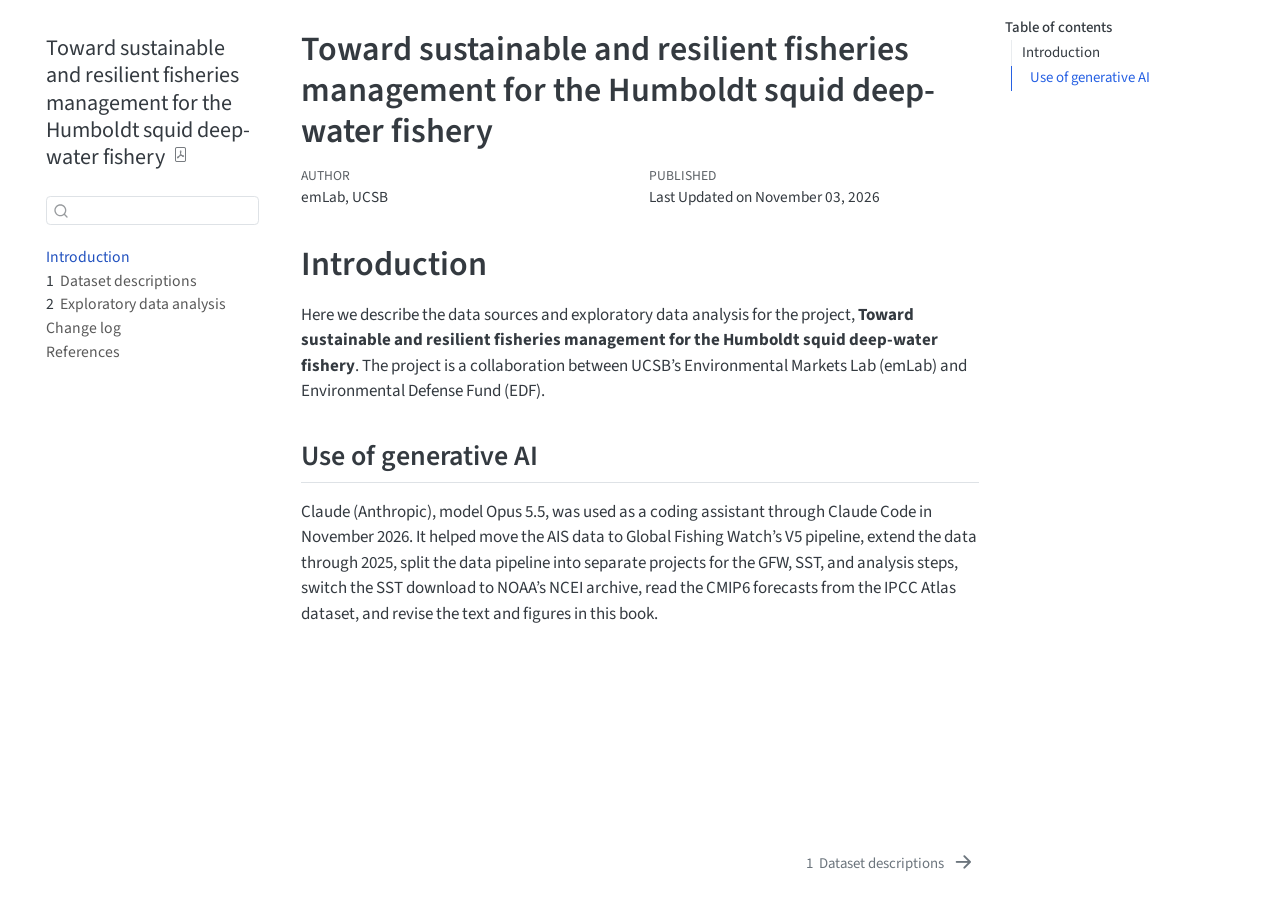
<file: docs/index.html>
<!DOCTYPE html>
<html xmlns="http://www.w3.org/1999/xhtml" lang="en" xml:lang="en"><head>

<meta charset="utf-8">
<meta name="generator" content="quarto-1.11.9">

<meta name="viewport" content="width=device-width, initial-scale=1.0, user-scalable=yes">

<meta name="author" content="emLab, UCSB">

<title>Toward sustainable and resilient fisheries management for the Humboldt squid deep-water fishery</title>
<style>
/* Default styles provided by pandoc.
** See https://pandoc.org/MANUAL.html#variables-for-html for config info.
*/
span.smallcaps{font-variant: small-caps;}
div.columns{display: flex; gap: 1.5em;}
div.column{flex: auto;}
@media screen {
div.columns{gap: min(4vw, 1.5em);}
div.column{overflow-x: auto;}
}
div.hanging-indent{margin-left: 1.5em; text-indent: -1.5em;}
ul.task-list{list-style: none;}
ul.task-list li input[type="checkbox"] {
  width: 0.8em;
  margin: 0 0.8em 0.2em -1em; /* quarto-specific, see https://github.com/quarto-dev/quarto-cli/issues/4556 */ 
  vertical-align: middle;
}
</style>


<script src="site_libs/quarto-nav/quarto-nav.js"></script>
<script src="site_libs/quarto-nav/headroom.min.js"></script>
<script src="site_libs/clipboard/clipboard.min.js"></script>
<script src="site_libs/quarto-search/autocomplete.umd.js"></script>
<script src="site_libs/quarto-search/fuse.min.js"></script>
<script src="site_libs/quarto-search/quarto-search.js"></script>
<meta name="quarto:offset" content="./">
<link href="./data.html" rel="next">
<script src="site_libs/quarto-html/quarto.js" type="module"></script>
<script src="site_libs/quarto-html/tabsets/tabsets.js" type="module"></script>
<script src="site_libs/quarto-html/scrollable-regions/scrollable-regions.js" type="module"></script>
<script src="site_libs/quarto-html/popper.min.js"></script>
<script src="site_libs/quarto-html/tippy.umd.min.js"></script>
<script src="site_libs/quarto-html/anchor.min.js"></script>
<link href="site_libs/quarto-html/tippy.css" rel="stylesheet">
<link href="site_libs/quarto-html/quarto-syntax-highlighting-63b5708e65d6cd79cd7618c58d0c21e7.css" rel="stylesheet" id="quarto-text-highlighting-styles">
<script src="site_libs/bootstrap/bootstrap.min.js"></script>
<link href="site_libs/bootstrap/bootstrap-icons.css" rel="stylesheet">
<link href="site_libs/bootstrap/bootstrap-80ac9c3d635ee5c65827b028e98ecd15.min.css" rel="stylesheet" append-hash="true" id="quarto-bootstrap" data-mode="light">
<script id="quarto-search-options" type="application/json">{
  "location": "sidebar",
  "copy-button": false,
  "collapse-after": 3,
  "panel-placement": "start",
  "type": "textbox",
  "limit": 50,
  "keyboard-shortcut": [
    "f",
    "/",
    "s"
  ],
  "show-item-context": false,
  "language": {
    "search-no-results-text": "No results",
    "search-matching-documents-text": "matching documents",
    "search-copy-link-title": "Copy link to search",
    "search-hide-matches-text": "Hide additional matches",
    "search-more-match-text": "more match in this document",
    "search-more-matches-text": "more matches in this document",
    "search-clear-button-title": "Clear",
    "search-text-placeholder": "",
    "search-detached-cancel-button-title": "Cancel",
    "search-submit-button-title": "Submit",
    "search-label": "Search"
  }
}</script>


</head>

<body class="nav-sidebar floating quarto-light"><a id="quarto-skip-link" class="visually-hidden-focusable" href="#quarto-document-content">Skip to main content</a>

<div id="quarto-search-results"></div>
  <header id="quarto-header" class="headroom fixed-top">
  <nav class="quarto-secondary-nav" aria-label="Toolbar">
    <div class="container-fluid d-flex">
      <button type="button" class="quarto-btn-toggle btn" data-bs-toggle="collapse" role="button" data-bs-target=".quarto-sidebar-collapse-item" aria-controls="quarto-sidebar" aria-expanded="false" aria-label="Toggle sidebar navigation" onclick="if (window.quartoToggleHeadroom) { window.quartoToggleHeadroom(); }">
        <i class="bi bi-layout-text-sidebar-reverse"></i>
      </button>
        <nav class="quarto-page-breadcrumbs" aria-label="Breadcrumbs"><ol class="breadcrumb"><li class="breadcrumb-item"><a href="./index.html">Introduction</a></li></ol></nav>
        <a class="flex-grow-1" data-bs-toggle="collapse" data-bs-target=".quarto-sidebar-collapse-item" onclick="if (window.quartoToggleHeadroom) { window.quartoToggleHeadroom(); }">      
        </a>
      <button type="button" class="btn quarto-search-button" aria-label="Search" onclick="window.quartoOpenSearch();">
        <i class="bi bi-search"></i>
      </button>
    </div>
  </nav>
</header>
<!-- content -->
<div id="quarto-content" class="quarto-container page-columns page-rows-contents page-layout-article">
<!-- sidebar -->
  <nav id="quarto-sidebar" class="sidebar collapse collapse-horizontal quarto-sidebar-collapse-item sidebar-navigation floating overflow-auto" aria-label="Site">
    <div class="pt-lg-2 mt-2 text-left sidebar-header">
    <div class="sidebar-title mb-0 py-0">
      <a href="./">Toward sustainable and resilient fisheries management for the Humboldt squid deep-water fishery</a> 
        <div class="sidebar-tools-main">
    <a href="./Toward-sustainable-and-resilient-fisheries-management-for-the-Humboldt-squid-deep-water-fishery.pdf" title="Download PDF" class="quarto-navigation-tool px-1" aria-label="Download PDF"><i class="bi bi-file-pdf"></i></a>
</div>
    </div>
      </div>
        <div class="mt-2 flex-shrink-0 align-items-center">
        <div class="sidebar-search">
        <div id="quarto-search" class="" title="Search"></div>
        </div>
        </div>
    <div class="sidebar-menu-container"> 
    <ul class="list-unstyled mt-1">
        <li class="sidebar-item">
  <div class="sidebar-item-container"> 
  <a href="./index.html" class="sidebar-item-text sidebar-link active">
 <span class="menu-text">Introduction</span></a>
  </div>
</li>
        <li class="sidebar-item">
  <div class="sidebar-item-container"> 
  <a href="./data.html" class="sidebar-item-text sidebar-link">
 <span class="menu-text"><span class="chapter-number">1</span>&nbsp; <span class="chapter-title">Dataset descriptions</span></span></a>
  </div>
</li>
        <li class="sidebar-item">
  <div class="sidebar-item-container"> 
  <a href="./eda.html" class="sidebar-item-text sidebar-link">
 <span class="menu-text"><span class="chapter-number">2</span>&nbsp; <span class="chapter-title">Exploratory data analysis</span></span></a>
  </div>
</li>
        <li class="sidebar-item">
  <div class="sidebar-item-container"> 
  <a href="./changelog.html" class="sidebar-item-text sidebar-link">
 <span class="menu-text">Change log</span></a>
  </div>
</li>
        <li class="sidebar-item">
  <div class="sidebar-item-container"> 
  <a href="./references.html" class="sidebar-item-text sidebar-link">
 <span class="menu-text">References</span></a>
  </div>
</li>
    </ul>
    </div>
</nav>
<div id="quarto-sidebar-glass" class="quarto-sidebar-collapse-item" data-bs-toggle="collapse" data-bs-target=".quarto-sidebar-collapse-item"></div>
<!-- margin-sidebar -->
    <div id="quarto-margin-sidebar" class="sidebar margin-sidebar">
        <nav id="TOC" role="doc-toc" aria-labelledby="toc-title" class="toc-active">
    <h2 id="toc-title">Table of contents</h2>
   
  <ul>
  <li><a href="#introduction" id="toc-introduction" class="nav-link active" data-scroll-target="#introduction">Introduction</a>
  <ul class="collapse">
  <li><a href="#use-of-generative-ai" id="toc-use-of-generative-ai" class="nav-link" data-scroll-target="#use-of-generative-ai">Use of generative AI</a></li>
  </ul></li>
  </ul>
</nav>
    </div>
<!-- main -->
<main class="content" id="quarto-document-content" tabindex="-1">

<header id="title-block-header" class="quarto-title-block default">
<div class="quarto-title">
<h1 class="title">Toward sustainable and resilient fisheries management for the Humboldt squid deep-water fishery</h1>
</div>



<div class="quarto-title-meta">

    <div>
    <div class="quarto-title-meta-heading">Author</div>
    <div class="quarto-title-meta-contents">
             <p>emLab, UCSB </p>
          </div>
  </div>
    
    <div>
    <div class="quarto-title-meta-heading">Published</div>
    <div class="quarto-title-meta-contents">
      <p class="date">Last Updated on November 03, 2026</p>
    </div>
  </div>
  
    
  </div>
  


</header>


<section id="introduction" class="level1 unnumbered">
<h1 class="unnumbered">Introduction</h1>
<p>Here we describe the data sources and exploratory data analysis for the project, <strong>Toward sustainable and resilient fisheries management for the Humboldt squid deep-water fishery</strong>. The project is a collaboration between UCSB’s Environmental Markets Lab (emLab) and Environmental Defense Fund (EDF).</p>
<section id="use-of-generative-ai" class="level2 unnumbered">
<h2 class="unnumbered anchored" data-anchor-id="use-of-generative-ai">Use of generative AI</h2>
<p>Claude (Anthropic), model Opus 5.5, was used as a coding assistant through Claude Code in November 2026. It helped move the AIS data to Global Fishing Watch’s V5 pipeline, extend the data through 2025, split the data pipeline into separate projects for the GFW, SST, and analysis steps, switch the SST download to NOAA’s NCEI archive, read the CMIP6 forecasts from the IPCC Atlas dataset, and revise the text and figures in this book.</p>


</section>
</section>

</main> <!-- /main -->
<script id="quarto-html-after-body" type="application/javascript">
  window.document.addEventListener("DOMContentLoaded", function (event) {
    const icon = "";
    const anchorJS = new window.AnchorJS();
    anchorJS.options = {
      placement: 'right',
      icon: icon
    };
    anchorJS.add('.anchored');
    const isCodeAnnotation = (el) => {
      for (const clz of el.classList) {
        if (clz.startsWith('code-annotation-')) {                     
          return true;
        }
      }
      return false;
    }
    const onCopySuccess = function(e) {
      // button target
      const button = e.trigger;
      // don't keep focus
      button.blur();
      // flash "checked"
      button.classList.add('code-copy-button-checked');
      var currentTitle = button.getAttribute("title");
      button.setAttribute("title", "Copied!");
      let tooltip;
      if (window.bootstrap) {
        button.setAttribute("data-bs-toggle", "tooltip");
        button.setAttribute("data-bs-placement", "left");
        button.setAttribute("data-bs-title", "Copied!");
        tooltip = new bootstrap.Tooltip(button, 
          { trigger: "manual", 
            customClass: "code-copy-button-tooltip",
            offset: [0, -8]});
        tooltip.show();    
      }
      setTimeout(function() {
        if (tooltip) {
          tooltip.hide();
          button.removeAttribute("data-bs-title");
          button.removeAttribute("data-bs-toggle");
          button.removeAttribute("data-bs-placement");
        }
        button.setAttribute("title", currentTitle);
        button.classList.remove('code-copy-button-checked');
      }, 1000);
      // clear code selection
      e.clearSelection();
    }
    const getTextToCopy = function(trigger) {
      const outerScaffold = trigger.parentElement.cloneNode(true);
      const codeEl = outerScaffold.querySelector('code');
      for (const childEl of codeEl.children) {
        if (isCodeAnnotation(childEl)) {
          childEl.remove();
        }
      }
      return codeEl.innerText;
    }
    const clipboard = new window.ClipboardJS('.code-copy-button:not([data-in-quarto-modal])', {
      text: getTextToCopy
    });
    clipboard.on('success', onCopySuccess);
    if (window.document.getElementById('quarto-embedded-source-code-modal')) {
      const clipboardModal = new window.ClipboardJS('.code-copy-button[data-in-quarto-modal]', {
        text: getTextToCopy,
        container: window.document.getElementById('quarto-embedded-source-code-modal')
      });
      clipboardModal.on('success', onCopySuccess);
    }
      var localhostRegex = new RegExp(/^(?:http|https):\/\/localhost\:?[0-9]*\//);
      var mailtoRegex = new RegExp(/^mailto:/);
        var filterRegex = new RegExp('/' + window.location.host + '/');
      var isInternal = (href) => {
          return filterRegex.test(href) || localhostRegex.test(href) || mailtoRegex.test(href);
      }
      // Inspect non-navigation links and adorn them if external
      window.quartoDecorateExternalLinks = function (root) {
     var links = (root || window.document).querySelectorAll('a[href]:not(.nav-link):not(.navbar-brand):not(.toc-action):not(.sidebar-link):not(.sidebar-item-toggle):not(.pagination-link):not(.no-external):not([aria-hidden]):not(.dropdown-item):not(.quarto-navigation-tool):not(.about-link)');
      for (var i=0; i<links.length; i++) {
        const link = links[i];
        if (!isInternal(link.href)) {
          // undo the damage that might have been done by quarto-nav.js in the case of
          // links that we want to consider external
          if (link.dataset.originalHref !== undefined) {
            link.href = link.dataset.originalHref;
          }
          if (!link.classList.contains('no-external-icon')) {
          }
        }
      }
      };
      window.quartoDecorateExternalLinks(window.document);
    // Esc closes the popup (WCAG 1.4.13) and focus leaving both trigger and
    // popup closes it (WCAG 2.4.11); tippy handles neither for interactive popups.
    const hideOnEscAndFocusOut = {
      name: 'hideOnEscAndFocusOut',
      defaultValue: true,
      fn(instance) {
        const dismiss = () => {
          // A show scheduled by the trigger delay would otherwise reopen it
          instance.clearDelayTimeouts();
          instance.hide();
        };
        const onKeyDown = (event) => {
          if (event.key !== 'Escape') {
            return;
          }
          // Keep Esc from also reaching page handlers (e.g. reveal.js overview),
          // except an open reveal.js slide menu, which Esc should close too.
          // The menu handles keys only when its keyboard option is on.
          const menuHandlesEsc = window.Reveal?.getPlugin?.('menu')?.isOpen() &&
            window.Reveal.getConfig().menu?.keyboard !== false;
          if (!menuHandlesEsc) {
            event.stopPropagation();
          }
          if (instance.popper.contains(window.document.activeElement)) {
            // Disabled while refocusing so the focus trigger does not reopen it
            instance.disable();
            instance.reference.focus();
            instance.enable();
          }
          dismiss();
        };
        const onFocusOut = (event) => {
          const target = event.relatedTarget;
          if (target && !instance.reference.contains(target) &&
              !instance.popper.contains(target)) {
            dismiss();
          }
        };
        // On the trigger too: a click trigger (code-annotations: select) has no
        // blur handling. Attached for the instance's lifetime so leaving the
        // trigger also cancels a show still pending on the trigger delay.
        instance.reference.addEventListener('focusout', onFocusOut);
        return {
          onShow() {
            window.document.addEventListener('keydown', onKeyDown, true);
            instance.popper.addEventListener('focusout', onFocusOut);
          },
          onHide() {
            window.document.removeEventListener('keydown', onKeyDown, true);
            instance.popper.removeEventListener('focusout', onFocusOut);
          },
          onDestroy() {
            instance.reference.removeEventListener('focusout', onFocusOut);
          },
        };
      },
    };
    function tippyHover(el, contentFn, onTriggerFn, onUntriggerFn) {
      const config = {
        allowHTML: true,
        maxWidth: 500,
        delay: 100,
        arrow: false,
        appendTo: function(el) {
            return el.parentElement;
        },
        interactive: true,
        interactiveBorder: 10,
        theme: 'quarto',
        placement: 'bottom-start',
        plugins: [hideOnEscAndFocusOut],
      };
      if (contentFn) {
        config.content = contentFn;
      }
      if (onTriggerFn) {
        config.onTrigger = onTriggerFn;
      }
      if (onUntriggerFn) {
        config.onUntrigger = onUntriggerFn;
      }
      window.tippy(el, config); 
    }
    const noterefs = window.document.querySelectorAll('a[role="doc-noteref"]');
    for (var i=0; i<noterefs.length; i++) {
      const ref = noterefs[i];
      tippyHover(ref, function() {
        // use id or data attribute instead here
        let href = ref.getAttribute('data-footnote-href') || ref.getAttribute('href');
        try { href = new URL(href).hash; } catch {}
        const id = href.replace(/^#\/?/, "");
        const note = window.document.getElementById(id);
        if (note) {
          return note.innerHTML;
        } else {
          return "";
        }
      });
    }
    const xrefs = window.document.querySelectorAll('a.quarto-xref');
    const processXRef = (id, note) => {
      // Strip column container classes
      const stripColumnClz = (el) => {
        el.classList.remove("page-full", "page-columns");
        if (el.children) {
          for (const child of el.children) {
            stripColumnClz(child);
          }
        }
      }
      stripColumnClz(note)
      if (id === null || id.startsWith('sec-')) {
        // Special case sections, only their first couple elements
        const container = document.createElement("div");
        if (note.children && note.children.length > 2) {
          container.appendChild(note.children[0].cloneNode(true));
          for (let i = 1; i < note.children.length; i++) {
            const child = note.children[i];
            if (child.tagName === "P" && child.innerText === "") {
              continue;
            } else {
              container.appendChild(child.cloneNode(true));
              break;
            }
          }
          if (window.Quarto?.typesetMath) {
            window.Quarto.typesetMath(container);
          }
          return container.innerHTML
        } else {
          if (window.Quarto?.typesetMath) {
            window.Quarto.typesetMath(note);
          }
          return note.innerHTML;
        }
      } else {
        // Remove any anchor links if they are present
        const anchorLink = note.querySelector('a.anchorjs-link');
        if (anchorLink) {
          anchorLink.remove();
        }
        if (window.Quarto?.typesetMath) {
          window.Quarto.typesetMath(note);
        }
        if (note.classList.contains("callout")) {
          return note.outerHTML;
        } else {
          return note.innerHTML;
        }
      }
    }
    for (var i=0; i<xrefs.length; i++) {
      const xref = xrefs[i];
      tippyHover(xref, undefined, function(instance) {
        instance.disable();
        let url = xref.getAttribute('href');
        let hash = undefined; 
        if (url.startsWith('#')) {
          hash = url;
        } else {
          try { hash = new URL(url).hash; } catch {}
        }
        if (hash) {
          const id = hash.replace(/^#\/?/, "");
          const note = window.document.getElementById(id);
          if (note !== null) {
            try {
              const html = processXRef(id, note.cloneNode(true));
              instance.setContent(html);
            } finally {
              instance.enable();
              instance.show();
            }
          } else {
            // See if we can fetch this
            fetch(url.split('#')[0])
            .then(res => res.text())
            .then(html => {
              const parser = new DOMParser();
              const htmlDoc = parser.parseFromString(html, "text/html");
              const note = htmlDoc.getElementById(id);
              if (note !== null) {
                const html = processXRef(id, note);
                instance.setContent(html);
              } 
            }).finally(() => {
              instance.enable();
              instance.show();
            });
          }
        } else {
          // See if we can fetch a full url (with no hash to target)
          // This is a special case and we should probably do some content thinning / targeting
          fetch(url)
          .then(res => res.text())
          .then(html => {
            const parser = new DOMParser();
            const htmlDoc = parser.parseFromString(html, "text/html");
            const note = htmlDoc.querySelector('main.content');
            if (note !== null) {
              // This should only happen for chapter cross references
              // (since there is no id in the URL)
              // remove the first header
              if (note.children.length > 0 && note.children[0].tagName === "HEADER") {
                note.children[0].remove();
              }
              const html = processXRef(null, note);
              instance.setContent(html);
            } 
          }).finally(() => {
            instance.enable();
            instance.show();
          });
        }
      }, function(instance) {
      });
    }
        let selectedAnnoteEl;
        const selectorForAnnotation = ( cell, annotation) => {
          let cellAttr = 'data-code-cell="' + cell + '"';
          let lineAttr = 'data-code-annotation="' +  annotation + '"';
          const selector = 'span[' + cellAttr + '][' + lineAttr + ']';
          return selector;
        }
        const selectCodeLines = (annoteEl) => {
          const doc = window.document;
          const targetCell = annoteEl.getAttribute("data-target-cell");
          const targetAnnotation = annoteEl.getAttribute("data-target-annotation");
          const annoteSpan = window.document.querySelector(selectorForAnnotation(targetCell, targetAnnotation));
          const lines = annoteSpan.getAttribute("data-code-lines").split(",");
          const lineIds = lines.map((line) => {
            return targetCell + "-" + line;
          })
          // Each band is positioned against its own containing block, which is
          // not the offsetParent of the lines, so place it from client rects.
          const placeBand = (band, firstEl, lastEl, codeBlock) => {
            const container = band.offsetParent;
            if (container === null) {
              return;
            }
            const containerRect = container.getBoundingClientRect();
            // Reveal.js scales slides with a transform, so convert client
            // pixels back to the CSS pixels of the container.
            const scale = containerRect.height / container.offsetHeight || 1;
            const firstRect = firstEl.getBoundingClientRect();
            const lastRect = lastEl.getBoundingClientRect();
            const top = (firstRect.top - containerRect.top) / scale - container.clientTop + container.scrollTop;
            const height = (lastRect.bottom - firstRect.top) / scale;
            band.style.top = top - 2 + "px";
            band.style.height = height + 4 + "px";
            if (codeBlock) {
              // Without the copy button wrapper, the containing block is wider
              // than the code block, so span the code block explicitly.
              const blockRect = codeBlock.getBoundingClientRect();
              band.style.left = (blockRect.left - containerRect.left) / scale - container.clientLeft + container.scrollLeft + "px";
              band.style.width = blockRect.width / scale + "px";
            }
          };
          if (lineIds.length > 0) {
            const el = window.document.getElementById(lineIds[0]);
            const lastEl = window.document.getElementById(lineIds[lineIds.length - 1]);
            const parent = el.parentElement.parentElement;
            // cook up a div (if necessary) and position it
            let div = window.document.getElementById("code-annotation-line-highlight");
            if (div === null) {
              div = window.document.createElement("div");
              div.setAttribute("id", "code-annotation-line-highlight");
              div.style.position = 'absolute';
              parent.appendChild(div);
            }
            placeBand(div, el, lastEl, parent.closest("div.sourceCode") || parent);
            let gutterDiv = window.document.getElementById("code-annotation-line-highlight-gutter");
            if (gutterDiv === null) {
              gutterDiv = window.document.createElement("div");
              gutterDiv.setAttribute("id", "code-annotation-line-highlight-gutter");
              gutterDiv.style.position = 'absolute';
              const codeCell = window.document.getElementById(targetCell);
              const gutter = codeCell.querySelector('.code-annotation-gutter');
              gutter.appendChild(gutterDiv);
            }
            placeBand(gutterDiv, el, lastEl);
            selectedAnnoteEl = annoteEl;
          }
        };
        const unselectCodeLines = () => {
          const elementsIds = ["code-annotation-line-highlight", "code-annotation-line-highlight-gutter"];
          elementsIds.forEach((elId) => {
            const div = window.document.getElementById(elId);
            if (div) {
              div.remove();
            }
          });
          selectedAnnoteEl = undefined;
        };
          // Handle positioning of the toggle
      window.addEventListener(
        "resize",
        throttle(() => {
          elRect = undefined;
          if (selectedAnnoteEl) {
            selectCodeLines(selectedAnnoteEl);
          }
        }, 10)
      );
      function throttle(fn, ms) {
      let throttle = false;
      let timer;
        return (...args) => {
          if(!throttle) { // first call gets through
              fn.apply(this, args);
              throttle = true;
          } else { // all the others get throttled
              if(timer) clearTimeout(timer); // cancel #2
              timer = setTimeout(() => {
                fn.apply(this, args);
                timer = throttle = false;
              }, ms);
          }
        };
      }
        // Attach click handler to the DT
        const annoteDls = window.document.querySelectorAll('dt[data-target-cell]');
        for (const annoteDlNode of annoteDls) {
          annoteDlNode.addEventListener('click', (event) => {
            const clickedEl = event.target;
            if (clickedEl !== selectedAnnoteEl) {
              unselectCodeLines();
              const activeEl = window.document.querySelector('dt[data-target-cell].code-annotation-active');
              if (activeEl) {
                activeEl.classList.remove('code-annotation-active');
              }
              selectCodeLines(clickedEl);
              clickedEl.classList.add('code-annotation-active');
            } else {
              // Unselect the line
              unselectCodeLines();
              clickedEl.classList.remove('code-annotation-active');
            }
          });
        }
    const findCites = (el) => {
      const parentEl = el.parentElement;
      if (parentEl) {
        const cites = parentEl.dataset.cites;
        if (cites) {
          return {
            el,
            cites: cites.split(' ')
          };
        } else {
          return findCites(el.parentElement)
        }
      } else {
        return undefined;
      }
    };
    var bibliorefs = window.document.querySelectorAll('a[role="doc-biblioref"]');
    for (var i=0; i<bibliorefs.length; i++) {
      const ref = bibliorefs[i];
      const citeInfo = findCites(ref);
      if (citeInfo) {
        tippyHover(citeInfo.el, function() {
          var popup = window.document.createElement('div');
          citeInfo.cites.forEach(function(cite) {
            var citeDiv = window.document.createElement('div');
            citeDiv.classList.add('hanging-indent');
            citeDiv.classList.add('csl-entry');
            var biblioDiv = window.document.getElementById('ref-' + cite);
            if (biblioDiv) {
              citeDiv.innerHTML = biblioDiv.innerHTML;
            }
            popup.appendChild(citeDiv);
          });
          return popup.innerHTML;
        });
      }
    }
  });
  </script>
  <script type="application/javascript">
  window.quartoScrollableRegionsLabels = {"code":"Scrollable code","output":"Scrollable output"};
  </script>
<nav class="page-navigation" aria-label="Page">
  <div class="nav-page nav-page-previous">
  </div>
  <div class="nav-page nav-page-next">
      <a href="./data.html" class="pagination-link" aria-label="Dataset descriptions">
        <span class="nav-page-text"><span class="chapter-number">1</span>&nbsp; <span class="chapter-title">Dataset descriptions</span></span> <i class="bi bi-arrow-right-short"></i>
      </a>
  </div>
</nav>
</div> <!-- /content -->




</body></html>
</file>
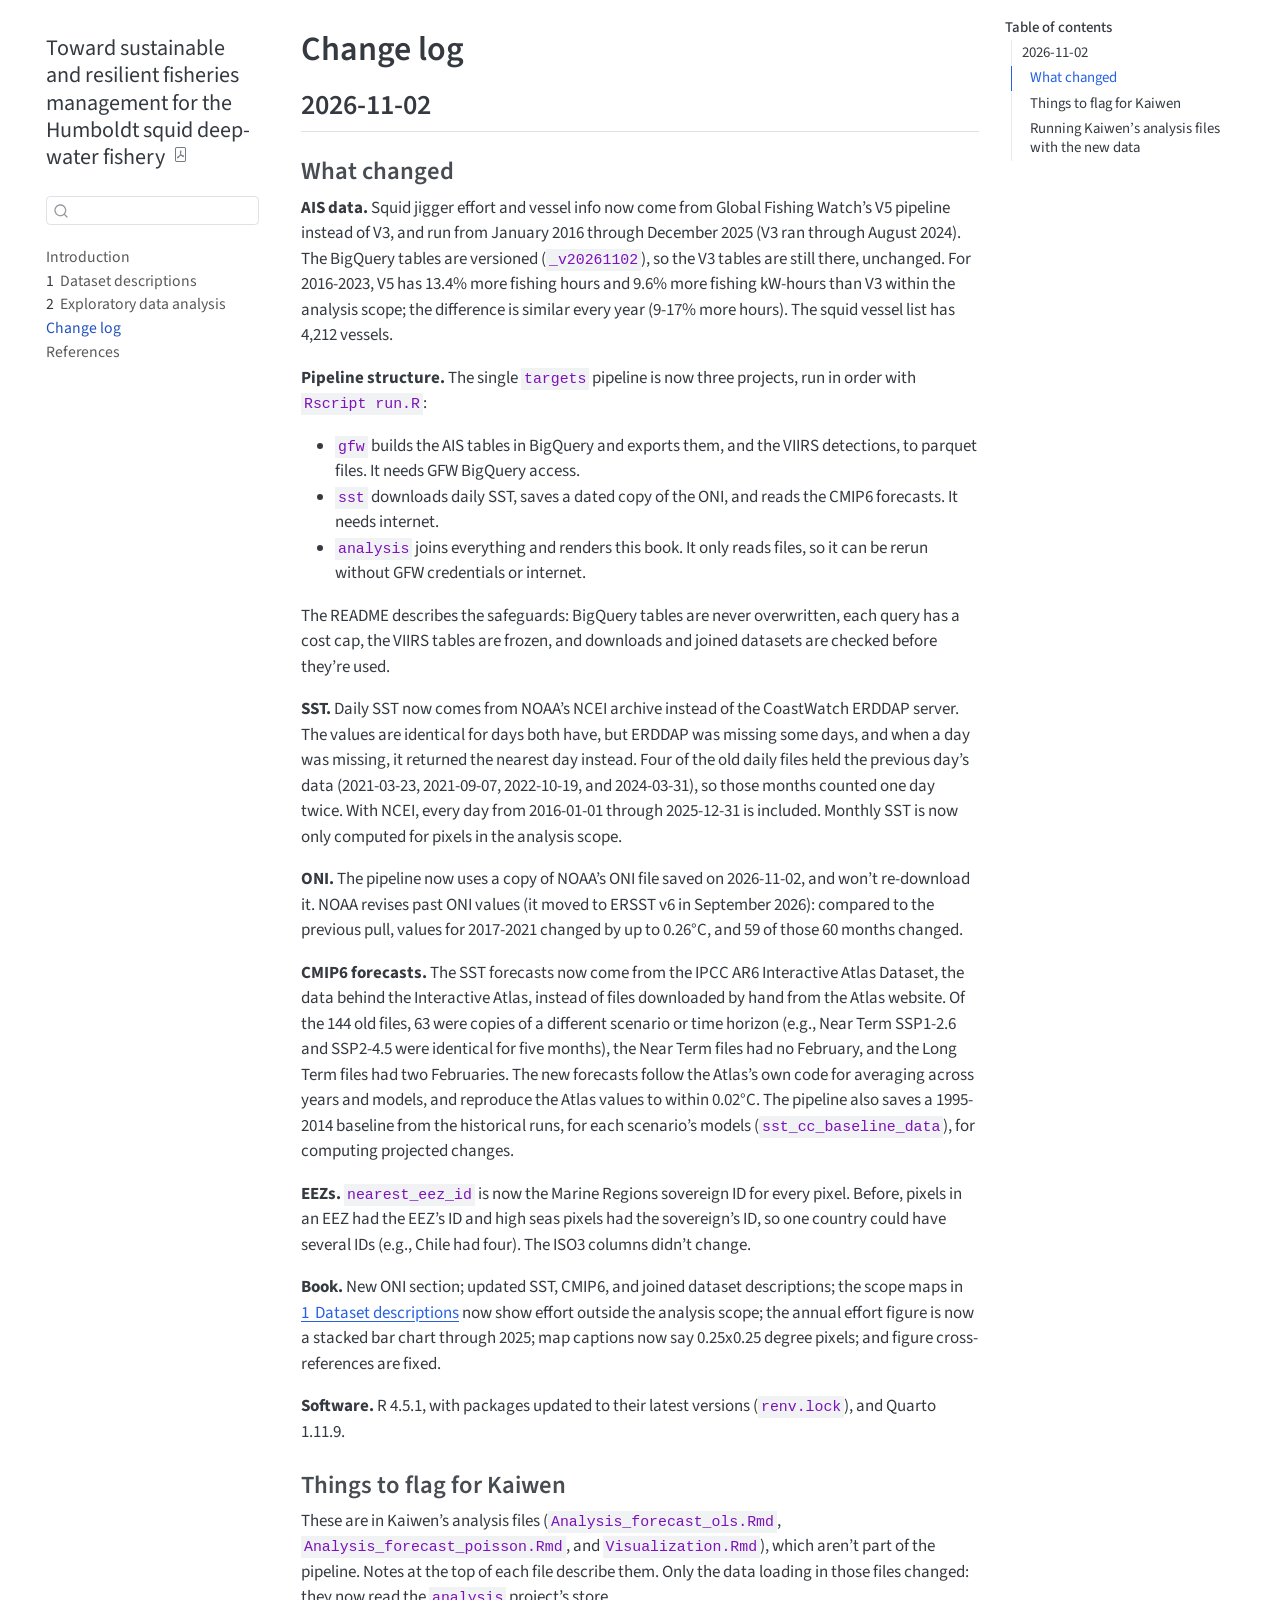
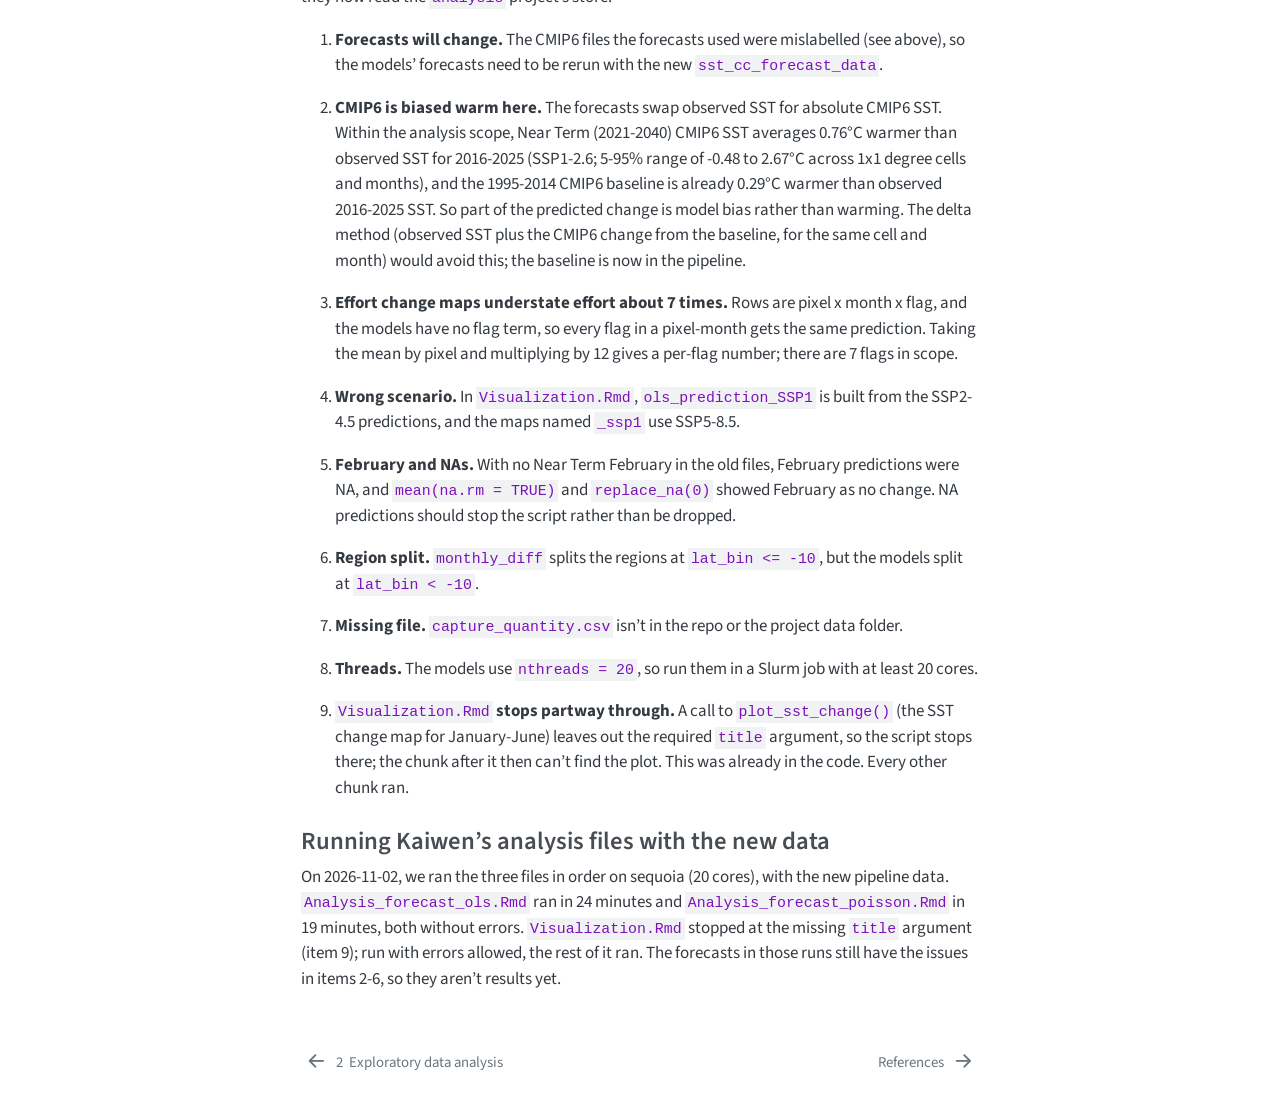
<file: docs/changelog.html>
<!DOCTYPE html>
<html xmlns="http://www.w3.org/1999/xhtml" lang="en" xml:lang="en"><head>

<meta charset="utf-8">
<meta name="generator" content="quarto-1.11.9">

<meta name="viewport" content="width=device-width, initial-scale=1.0, user-scalable=yes">


<title>Change log – Toward sustainable and resilient fisheries management for the Humboldt squid deep-water fishery</title>
<style>
/* Default styles provided by pandoc.
** See https://pandoc.org/MANUAL.html#variables-for-html for config info.
*/
span.smallcaps{font-variant: small-caps;}
div.columns{display: flex; gap: 1.5em;}
div.column{flex: auto;}
@media screen {
div.columns{gap: min(4vw, 1.5em);}
div.column{overflow-x: auto;}
}
div.hanging-indent{margin-left: 1.5em; text-indent: -1.5em;}
ul.task-list{list-style: none;}
ul.task-list li input[type="checkbox"] {
  width: 0.8em;
  margin: 0 0.8em 0.2em -1em; /* quarto-specific, see https://github.com/quarto-dev/quarto-cli/issues/4556 */ 
  vertical-align: middle;
}
</style>


<script src="site_libs/quarto-nav/quarto-nav.js"></script>
<script src="site_libs/quarto-nav/headroom.min.js"></script>
<script src="site_libs/clipboard/clipboard.min.js"></script>
<script src="site_libs/quarto-search/autocomplete.umd.js"></script>
<script src="site_libs/quarto-search/fuse.min.js"></script>
<script src="site_libs/quarto-search/quarto-search.js"></script>
<meta name="quarto:offset" content="./">
<link href="./references.html" rel="next">
<link href="./eda.html" rel="prev">
<script src="site_libs/quarto-html/quarto.js" type="module"></script>
<script src="site_libs/quarto-html/tabsets/tabsets.js" type="module"></script>
<script src="site_libs/quarto-html/scrollable-regions/scrollable-regions.js" type="module"></script>
<script src="site_libs/quarto-html/popper.min.js"></script>
<script src="site_libs/quarto-html/tippy.umd.min.js"></script>
<script src="site_libs/quarto-html/anchor.min.js"></script>
<link href="site_libs/quarto-html/tippy.css" rel="stylesheet">
<link href="site_libs/quarto-html/quarto-syntax-highlighting-63b5708e65d6cd79cd7618c58d0c21e7.css" rel="stylesheet" id="quarto-text-highlighting-styles">
<script src="site_libs/bootstrap/bootstrap.min.js"></script>
<link href="site_libs/bootstrap/bootstrap-icons.css" rel="stylesheet">
<link href="site_libs/bootstrap/bootstrap-80ac9c3d635ee5c65827b028e98ecd15.min.css" rel="stylesheet" append-hash="true" id="quarto-bootstrap" data-mode="light">
<script id="quarto-search-options" type="application/json">{
  "location": "sidebar",
  "copy-button": false,
  "collapse-after": 3,
  "panel-placement": "start",
  "type": "textbox",
  "limit": 50,
  "keyboard-shortcut": [
    "f",
    "/",
    "s"
  ],
  "show-item-context": false,
  "language": {
    "search-no-results-text": "No results",
    "search-matching-documents-text": "matching documents",
    "search-copy-link-title": "Copy link to search",
    "search-hide-matches-text": "Hide additional matches",
    "search-more-match-text": "more match in this document",
    "search-more-matches-text": "more matches in this document",
    "search-clear-button-title": "Clear",
    "search-text-placeholder": "",
    "search-detached-cancel-button-title": "Cancel",
    "search-submit-button-title": "Submit",
    "search-label": "Search"
  }
}</script>


</head>

<body class="nav-sidebar floating quarto-light"><a id="quarto-skip-link" class="visually-hidden-focusable" href="#quarto-document-content">Skip to main content</a>

<div id="quarto-search-results"></div>
  <header id="quarto-header" class="headroom fixed-top">
  <nav class="quarto-secondary-nav" aria-label="Toolbar">
    <div class="container-fluid d-flex">
      <button type="button" class="quarto-btn-toggle btn" data-bs-toggle="collapse" role="button" data-bs-target=".quarto-sidebar-collapse-item" aria-controls="quarto-sidebar" aria-expanded="false" aria-label="Toggle sidebar navigation" onclick="if (window.quartoToggleHeadroom) { window.quartoToggleHeadroom(); }">
        <i class="bi bi-layout-text-sidebar-reverse"></i>
      </button>
        <nav class="quarto-page-breadcrumbs" aria-label="Breadcrumbs"><ol class="breadcrumb"><li class="breadcrumb-item"><a href="./changelog.html">Change log</a></li></ol></nav>
        <a class="flex-grow-1" data-bs-toggle="collapse" data-bs-target=".quarto-sidebar-collapse-item" onclick="if (window.quartoToggleHeadroom) { window.quartoToggleHeadroom(); }">      
        </a>
      <button type="button" class="btn quarto-search-button" aria-label="Search" onclick="window.quartoOpenSearch();">
        <i class="bi bi-search"></i>
      </button>
    </div>
  </nav>
</header>
<!-- content -->
<div id="quarto-content" class="quarto-container page-columns page-rows-contents page-layout-article">
<!-- sidebar -->
  <nav id="quarto-sidebar" class="sidebar collapse collapse-horizontal quarto-sidebar-collapse-item sidebar-navigation floating overflow-auto" aria-label="Site">
    <div class="pt-lg-2 mt-2 text-left sidebar-header">
    <div class="sidebar-title mb-0 py-0">
      <a href="./">Toward sustainable and resilient fisheries management for the Humboldt squid deep-water fishery</a> 
        <div class="sidebar-tools-main">
    <a href="./Toward-sustainable-and-resilient-fisheries-management-for-the-Humboldt-squid-deep-water-fishery.pdf" title="Download PDF" class="quarto-navigation-tool px-1" aria-label="Download PDF"><i class="bi bi-file-pdf"></i></a>
</div>
    </div>
      </div>
        <div class="mt-2 flex-shrink-0 align-items-center">
        <div class="sidebar-search">
        <div id="quarto-search" class="" title="Search"></div>
        </div>
        </div>
    <div class="sidebar-menu-container"> 
    <ul class="list-unstyled mt-1">
        <li class="sidebar-item">
  <div class="sidebar-item-container"> 
  <a href="./index.html" class="sidebar-item-text sidebar-link">
 <span class="menu-text">Introduction</span></a>
  </div>
</li>
        <li class="sidebar-item">
  <div class="sidebar-item-container"> 
  <a href="./data.html" class="sidebar-item-text sidebar-link">
 <span class="menu-text"><span class="chapter-number">1</span>&nbsp; <span class="chapter-title">Dataset descriptions</span></span></a>
  </div>
</li>
        <li class="sidebar-item">
  <div class="sidebar-item-container"> 
  <a href="./eda.html" class="sidebar-item-text sidebar-link">
 <span class="menu-text"><span class="chapter-number">2</span>&nbsp; <span class="chapter-title">Exploratory data analysis</span></span></a>
  </div>
</li>
        <li class="sidebar-item">
  <div class="sidebar-item-container"> 
  <a href="./changelog.html" class="sidebar-item-text sidebar-link active">
 <span class="menu-text">Change log</span></a>
  </div>
</li>
        <li class="sidebar-item">
  <div class="sidebar-item-container"> 
  <a href="./references.html" class="sidebar-item-text sidebar-link">
 <span class="menu-text">References</span></a>
  </div>
</li>
    </ul>
    </div>
</nav>
<div id="quarto-sidebar-glass" class="quarto-sidebar-collapse-item" data-bs-toggle="collapse" data-bs-target=".quarto-sidebar-collapse-item"></div>
<!-- margin-sidebar -->
    <div id="quarto-margin-sidebar" class="sidebar margin-sidebar">
        <nav id="TOC" role="doc-toc" aria-labelledby="toc-title" class="toc-active">
    <h2 id="toc-title">Table of contents</h2>
   
  <ul>
  <li><a href="#section" id="toc-section" class="nav-link active" data-scroll-target="#section">2026-11-02</a>
  <ul class="collapse">
  <li><a href="#what-changed" id="toc-what-changed" class="nav-link" data-scroll-target="#what-changed">What changed</a></li>
  <li><a href="#things-to-flag-for-kaiwen" id="toc-things-to-flag-for-kaiwen" class="nav-link" data-scroll-target="#things-to-flag-for-kaiwen">Things to flag for Kaiwen</a></li>
  <li><a href="#running-kaiwens-analysis-files-with-the-new-data" id="toc-running-kaiwens-analysis-files-with-the-new-data" class="nav-link" data-scroll-target="#running-kaiwens-analysis-files-with-the-new-data">Running Kaiwen’s analysis files with the new data</a></li>
  </ul></li>
  </ul>
</nav>
    </div>
<!-- main -->
<main class="content" id="quarto-document-content" tabindex="-1">

<header id="title-block-header" class="quarto-title-block default">
<div class="quarto-title">
<h1 class="title">Change log</h1>
</div>



<div class="quarto-title-meta">

    
  
    
  </div>
  


</header>


<section id="section" class="level2">
<h2 class="anchored" data-anchor-id="section">2026-11-02</h2>
<section id="what-changed" class="level3">
<h3 class="anchored" data-anchor-id="what-changed">What changed</h3>
<p><strong>AIS data.</strong> Squid jigger effort and vessel info now come from Global Fishing Watch’s V5 pipeline instead of V3, and run from January 2016 through December 2025 (V3 ran through August 2024). The BigQuery tables are versioned (<code>_v20261102</code>), so the V3 tables are still there, unchanged. For 2016-2023, V5 has 13.4% more fishing hours and 9.6% more fishing kW-hours than V3 within the analysis scope; the difference is similar every year (9-17% more hours). The squid vessel list has 4,212 vessels.</p>
<p><strong>Pipeline structure.</strong> The single <code>targets</code> pipeline is now three projects, run in order with <code>Rscript run.R</code>:</p>
<ul>
<li><code>gfw</code> builds the AIS tables in BigQuery and exports them, and the VIIRS detections, to parquet files. It needs GFW BigQuery access.</li>
<li><code>sst</code> downloads daily SST, saves a dated copy of the ONI, and reads the CMIP6 forecasts. It needs internet.</li>
<li><code>analysis</code> joins everything and renders this book. It only reads files, so it can be rerun without GFW credentials or internet.</li>
</ul>
<p>The README describes the safeguards: BigQuery tables are never overwritten, each query has a cost cap, the VIIRS tables are frozen, and downloads and joined datasets are checked before they’re used.</p>
<p><strong>SST.</strong> Daily SST now comes from NOAA’s NCEI archive instead of the CoastWatch ERDDAP server. The values are identical for days both have, but ERDDAP was missing some days, and when a day was missing, it returned the nearest day instead. Four of the old daily files held the previous day’s data (2021-03-23, 2021-09-07, 2022-10-19, and 2024-03-31), so those months counted one day twice. With NCEI, every day from 2016-01-01 through 2025-12-31 is included. Monthly SST is now only computed for pixels in the analysis scope.</p>
<p><strong>ONI.</strong> The pipeline now uses a copy of NOAA’s ONI file saved on 2026-11-02, and won’t re-download it. NOAA revises past ONI values (it moved to ERSST v6 in September 2026): compared to the previous pull, values for 2017-2021 changed by up to 0.26°C, and 59 of those 60 months changed.</p>
<p><strong>CMIP6 forecasts.</strong> The SST forecasts now come from the IPCC AR6 Interactive Atlas Dataset, the data behind the Interactive Atlas, instead of files downloaded by hand from the Atlas website. Of the 144 old files, 63 were copies of a different scenario or time horizon (e.g., Near Term SSP1-2.6 and SSP2-4.5 were identical for five months), the Near Term files had no February, and the Long Term files had two Februaries. The new forecasts follow the Atlas’s own code for averaging across years and models, and reproduce the Atlas values to within 0.02°C. The pipeline also saves a 1995-2014 baseline from the historical runs, for each scenario’s models (<code>sst_cc_baseline_data</code>), for computing projected changes.</p>
<p><strong>EEZs.</strong> <code>nearest_eez_id</code> is now the Marine Regions sovereign ID for every pixel. Before, pixels in an EEZ had the EEZ’s ID and high seas pixels had the sovereign’s ID, so one country could have several IDs (e.g., Chile had four). The ISO3 columns didn’t change.</p>
<p><strong>Book.</strong> New ONI section; updated SST, CMIP6, and joined dataset descriptions; the scope maps in <a href="data.html" class="quarto-xref"><span>1&nbsp; Dataset descriptions</span></a> now show effort outside the analysis scope; the annual effort figure is now a stacked bar chart through 2025; map captions now say 0.25x0.25 degree pixels; and figure cross-references are fixed.</p>
<p><strong>Software.</strong> R 4.5.1, with packages updated to their latest versions (<code>renv.lock</code>), and Quarto 1.11.9.</p>
</section>
<section id="things-to-flag-for-kaiwen" class="level3">
<h3 class="anchored" data-anchor-id="things-to-flag-for-kaiwen">Things to flag for Kaiwen</h3>
<p>These are in Kaiwen’s analysis files (<code>Analysis_forecast_ols.Rmd</code>, <code>Analysis_forecast_poisson.Rmd</code>, and <code>Visualization.Rmd</code>), which aren’t part of the pipeline. Notes at the top of each file describe them. Only the data loading in those files changed: they now read the <code>analysis</code> project’s store.</p>
<ol type="1">
<li><p><strong>Forecasts will change.</strong> The CMIP6 files the forecasts used were mislabelled (see above), so the models’ forecasts need to be rerun with the new <code>sst_cc_forecast_data</code>.</p></li>
<li><p><strong>CMIP6 is biased warm here.</strong> The forecasts swap observed SST for absolute CMIP6 SST. Within the analysis scope, Near Term (2021-2040) CMIP6 SST averages 0.76°C warmer than observed SST for 2016-2025 (SSP1-2.6; 5-95% range of -0.48 to 2.67°C across 1x1 degree cells and months), and the 1995-2014 CMIP6 baseline is already 0.29°C warmer than observed 2016-2025 SST. So part of the predicted change is model bias rather than warming. The delta method (observed SST plus the CMIP6 change from the baseline, for the same cell and month) would avoid this; the baseline is now in the pipeline.</p></li>
<li><p><strong>Effort change maps understate effort about 7 times.</strong> Rows are pixel x month x flag, and the models have no flag term, so every flag in a pixel-month gets the same prediction. Taking the mean by pixel and multiplying by 12 gives a per-flag number; there are 7 flags in scope.</p></li>
<li><p><strong>Wrong scenario.</strong> In <code>Visualization.Rmd</code>, <code>ols_prediction_SSP1</code> is built from the SSP2-4.5 predictions, and the maps named <code>_ssp1</code> use SSP5-8.5.</p></li>
<li><p><strong>February and NAs.</strong> With no Near Term February in the old files, February predictions were NA, and <code>mean(na.rm = TRUE)</code> and <code>replace_na(0)</code> showed February as no change. NA predictions should stop the script rather than be dropped.</p></li>
<li><p><strong>Region split.</strong> <code>monthly_diff</code> splits the regions at <code>lat_bin &lt;= -10</code>, but the models split at <code>lat_bin &lt; -10</code>.</p></li>
<li><p><strong>Missing file.</strong> <code>capture_quantity.csv</code> isn’t in the repo or the project data folder.</p></li>
<li><p><strong>Threads.</strong> The models use <code>nthreads = 20</code>, so run them in a Slurm job with at least 20 cores.</p></li>
<li><p><strong><code>Visualization.Rmd</code> stops partway through.</strong> A call to <code>plot_sst_change()</code> (the SST change map for January-June) leaves out the required <code>title</code> argument, so the script stops there; the chunk after it then can’t find the plot. This was already in the code. Every other chunk ran.</p></li>
</ol>
</section>
<section id="running-kaiwens-analysis-files-with-the-new-data" class="level3">
<h3 class="anchored" data-anchor-id="running-kaiwens-analysis-files-with-the-new-data">Running Kaiwen’s analysis files with the new data</h3>
<p>On 2026-11-02, we ran the three files in order on sequoia (20 cores), with the new pipeline data. <code>Analysis_forecast_ols.Rmd</code> ran in 24 minutes and <code>Analysis_forecast_poisson.Rmd</code> in 19 minutes, both without errors. <code>Visualization.Rmd</code> stopped at the missing <code>title</code> argument (item 9); run with errors allowed, the rest of it ran. The forecasts in those runs still have the issues in items 2-6, so they aren’t results yet.</p>


</section>
</section>

</main> <!-- /main -->
<script id="quarto-html-after-body" type="application/javascript">
  window.document.addEventListener("DOMContentLoaded", function (event) {
    const icon = "";
    const anchorJS = new window.AnchorJS();
    anchorJS.options = {
      placement: 'right',
      icon: icon
    };
    anchorJS.add('.anchored');
    const isCodeAnnotation = (el) => {
      for (const clz of el.classList) {
        if (clz.startsWith('code-annotation-')) {                     
          return true;
        }
      }
      return false;
    }
    const onCopySuccess = function(e) {
      // button target
      const button = e.trigger;
      // don't keep focus
      button.blur();
      // flash "checked"
      button.classList.add('code-copy-button-checked');
      var currentTitle = button.getAttribute("title");
      button.setAttribute("title", "Copied!");
      let tooltip;
      if (window.bootstrap) {
        button.setAttribute("data-bs-toggle", "tooltip");
        button.setAttribute("data-bs-placement", "left");
        button.setAttribute("data-bs-title", "Copied!");
        tooltip = new bootstrap.Tooltip(button, 
          { trigger: "manual", 
            customClass: "code-copy-button-tooltip",
            offset: [0, -8]});
        tooltip.show();    
      }
      setTimeout(function() {
        if (tooltip) {
          tooltip.hide();
          button.removeAttribute("data-bs-title");
          button.removeAttribute("data-bs-toggle");
          button.removeAttribute("data-bs-placement");
        }
        button.setAttribute("title", currentTitle);
        button.classList.remove('code-copy-button-checked');
      }, 1000);
      // clear code selection
      e.clearSelection();
    }
    const getTextToCopy = function(trigger) {
      const outerScaffold = trigger.parentElement.cloneNode(true);
      const codeEl = outerScaffold.querySelector('code');
      for (const childEl of codeEl.children) {
        if (isCodeAnnotation(childEl)) {
          childEl.remove();
        }
      }
      return codeEl.innerText;
    }
    const clipboard = new window.ClipboardJS('.code-copy-button:not([data-in-quarto-modal])', {
      text: getTextToCopy
    });
    clipboard.on('success', onCopySuccess);
    if (window.document.getElementById('quarto-embedded-source-code-modal')) {
      const clipboardModal = new window.ClipboardJS('.code-copy-button[data-in-quarto-modal]', {
        text: getTextToCopy,
        container: window.document.getElementById('quarto-embedded-source-code-modal')
      });
      clipboardModal.on('success', onCopySuccess);
    }
      var localhostRegex = new RegExp(/^(?:http|https):\/\/localhost\:?[0-9]*\//);
      var mailtoRegex = new RegExp(/^mailto:/);
        var filterRegex = new RegExp('/' + window.location.host + '/');
      var isInternal = (href) => {
          return filterRegex.test(href) || localhostRegex.test(href) || mailtoRegex.test(href);
      }
      // Inspect non-navigation links and adorn them if external
      window.quartoDecorateExternalLinks = function (root) {
     var links = (root || window.document).querySelectorAll('a[href]:not(.nav-link):not(.navbar-brand):not(.toc-action):not(.sidebar-link):not(.sidebar-item-toggle):not(.pagination-link):not(.no-external):not([aria-hidden]):not(.dropdown-item):not(.quarto-navigation-tool):not(.about-link)');
      for (var i=0; i<links.length; i++) {
        const link = links[i];
        if (!isInternal(link.href)) {
          // undo the damage that might have been done by quarto-nav.js in the case of
          // links that we want to consider external
          if (link.dataset.originalHref !== undefined) {
            link.href = link.dataset.originalHref;
          }
          if (!link.classList.contains('no-external-icon')) {
          }
        }
      }
      };
      window.quartoDecorateExternalLinks(window.document);
    // Esc closes the popup (WCAG 1.4.13) and focus leaving both trigger and
    // popup closes it (WCAG 2.4.11); tippy handles neither for interactive popups.
    const hideOnEscAndFocusOut = {
      name: 'hideOnEscAndFocusOut',
      defaultValue: true,
      fn(instance) {
        const dismiss = () => {
          // A show scheduled by the trigger delay would otherwise reopen it
          instance.clearDelayTimeouts();
          instance.hide();
        };
        const onKeyDown = (event) => {
          if (event.key !== 'Escape') {
            return;
          }
          // Keep Esc from also reaching page handlers (e.g. reveal.js overview),
          // except an open reveal.js slide menu, which Esc should close too.
          // The menu handles keys only when its keyboard option is on.
          const menuHandlesEsc = window.Reveal?.getPlugin?.('menu')?.isOpen() &&
            window.Reveal.getConfig().menu?.keyboard !== false;
          if (!menuHandlesEsc) {
            event.stopPropagation();
          }
          if (instance.popper.contains(window.document.activeElement)) {
            // Disabled while refocusing so the focus trigger does not reopen it
            instance.disable();
            instance.reference.focus();
            instance.enable();
          }
          dismiss();
        };
        const onFocusOut = (event) => {
          const target = event.relatedTarget;
          if (target && !instance.reference.contains(target) &&
              !instance.popper.contains(target)) {
            dismiss();
          }
        };
        // On the trigger too: a click trigger (code-annotations: select) has no
        // blur handling. Attached for the instance's lifetime so leaving the
        // trigger also cancels a show still pending on the trigger delay.
        instance.reference.addEventListener('focusout', onFocusOut);
        return {
          onShow() {
            window.document.addEventListener('keydown', onKeyDown, true);
            instance.popper.addEventListener('focusout', onFocusOut);
          },
          onHide() {
            window.document.removeEventListener('keydown', onKeyDown, true);
            instance.popper.removeEventListener('focusout', onFocusOut);
          },
          onDestroy() {
            instance.reference.removeEventListener('focusout', onFocusOut);
          },
        };
      },
    };
    function tippyHover(el, contentFn, onTriggerFn, onUntriggerFn) {
      const config = {
        allowHTML: true,
        maxWidth: 500,
        delay: 100,
        arrow: false,
        appendTo: function(el) {
            return el.parentElement;
        },
        interactive: true,
        interactiveBorder: 10,
        theme: 'quarto',
        placement: 'bottom-start',
        plugins: [hideOnEscAndFocusOut],
      };
      if (contentFn) {
        config.content = contentFn;
      }
      if (onTriggerFn) {
        config.onTrigger = onTriggerFn;
      }
      if (onUntriggerFn) {
        config.onUntrigger = onUntriggerFn;
      }
      window.tippy(el, config); 
    }
    const noterefs = window.document.querySelectorAll('a[role="doc-noteref"]');
    for (var i=0; i<noterefs.length; i++) {
      const ref = noterefs[i];
      tippyHover(ref, function() {
        // use id or data attribute instead here
        let href = ref.getAttribute('data-footnote-href') || ref.getAttribute('href');
        try { href = new URL(href).hash; } catch {}
        const id = href.replace(/^#\/?/, "");
        const note = window.document.getElementById(id);
        if (note) {
          return note.innerHTML;
        } else {
          return "";
        }
      });
    }
    const xrefs = window.document.querySelectorAll('a.quarto-xref');
    const processXRef = (id, note) => {
      // Strip column container classes
      const stripColumnClz = (el) => {
        el.classList.remove("page-full", "page-columns");
        if (el.children) {
          for (const child of el.children) {
            stripColumnClz(child);
          }
        }
      }
      stripColumnClz(note)
      if (id === null || id.startsWith('sec-')) {
        // Special case sections, only their first couple elements
        const container = document.createElement("div");
        if (note.children && note.children.length > 2) {
          container.appendChild(note.children[0].cloneNode(true));
          for (let i = 1; i < note.children.length; i++) {
            const child = note.children[i];
            if (child.tagName === "P" && child.innerText === "") {
              continue;
            } else {
              container.appendChild(child.cloneNode(true));
              break;
            }
          }
          if (window.Quarto?.typesetMath) {
            window.Quarto.typesetMath(container);
          }
          return container.innerHTML
        } else {
          if (window.Quarto?.typesetMath) {
            window.Quarto.typesetMath(note);
          }
          return note.innerHTML;
        }
      } else {
        // Remove any anchor links if they are present
        const anchorLink = note.querySelector('a.anchorjs-link');
        if (anchorLink) {
          anchorLink.remove();
        }
        if (window.Quarto?.typesetMath) {
          window.Quarto.typesetMath(note);
        }
        if (note.classList.contains("callout")) {
          return note.outerHTML;
        } else {
          return note.innerHTML;
        }
      }
    }
    for (var i=0; i<xrefs.length; i++) {
      const xref = xrefs[i];
      tippyHover(xref, undefined, function(instance) {
        instance.disable();
        let url = xref.getAttribute('href');
        let hash = undefined; 
        if (url.startsWith('#')) {
          hash = url;
        } else {
          try { hash = new URL(url).hash; } catch {}
        }
        if (hash) {
          const id = hash.replace(/^#\/?/, "");
          const note = window.document.getElementById(id);
          if (note !== null) {
            try {
              const html = processXRef(id, note.cloneNode(true));
              instance.setContent(html);
            } finally {
              instance.enable();
              instance.show();
            }
          } else {
            // See if we can fetch this
            fetch(url.split('#')[0])
            .then(res => res.text())
            .then(html => {
              const parser = new DOMParser();
              const htmlDoc = parser.parseFromString(html, "text/html");
              const note = htmlDoc.getElementById(id);
              if (note !== null) {
                const html = processXRef(id, note);
                instance.setContent(html);
              } 
            }).finally(() => {
              instance.enable();
              instance.show();
            });
          }
        } else {
          // See if we can fetch a full url (with no hash to target)
          // This is a special case and we should probably do some content thinning / targeting
          fetch(url)
          .then(res => res.text())
          .then(html => {
            const parser = new DOMParser();
            const htmlDoc = parser.parseFromString(html, "text/html");
            const note = htmlDoc.querySelector('main.content');
            if (note !== null) {
              // This should only happen for chapter cross references
              // (since there is no id in the URL)
              // remove the first header
              if (note.children.length > 0 && note.children[0].tagName === "HEADER") {
                note.children[0].remove();
              }
              const html = processXRef(null, note);
              instance.setContent(html);
            } 
          }).finally(() => {
            instance.enable();
            instance.show();
          });
        }
      }, function(instance) {
      });
    }
        let selectedAnnoteEl;
        const selectorForAnnotation = ( cell, annotation) => {
          let cellAttr = 'data-code-cell="' + cell + '"';
          let lineAttr = 'data-code-annotation="' +  annotation + '"';
          const selector = 'span[' + cellAttr + '][' + lineAttr + ']';
          return selector;
        }
        const selectCodeLines = (annoteEl) => {
          const doc = window.document;
          const targetCell = annoteEl.getAttribute("data-target-cell");
          const targetAnnotation = annoteEl.getAttribute("data-target-annotation");
          const annoteSpan = window.document.querySelector(selectorForAnnotation(targetCell, targetAnnotation));
          const lines = annoteSpan.getAttribute("data-code-lines").split(",");
          const lineIds = lines.map((line) => {
            return targetCell + "-" + line;
          })
          // Each band is positioned against its own containing block, which is
          // not the offsetParent of the lines, so place it from client rects.
          const placeBand = (band, firstEl, lastEl, codeBlock) => {
            const container = band.offsetParent;
            if (container === null) {
              return;
            }
            const containerRect = container.getBoundingClientRect();
            // Reveal.js scales slides with a transform, so convert client
            // pixels back to the CSS pixels of the container.
            const scale = containerRect.height / container.offsetHeight || 1;
            const firstRect = firstEl.getBoundingClientRect();
            const lastRect = lastEl.getBoundingClientRect();
            const top = (firstRect.top - containerRect.top) / scale - container.clientTop + container.scrollTop;
            const height = (lastRect.bottom - firstRect.top) / scale;
            band.style.top = top - 2 + "px";
            band.style.height = height + 4 + "px";
            if (codeBlock) {
              // Without the copy button wrapper, the containing block is wider
              // than the code block, so span the code block explicitly.
              const blockRect = codeBlock.getBoundingClientRect();
              band.style.left = (blockRect.left - containerRect.left) / scale - container.clientLeft + container.scrollLeft + "px";
              band.style.width = blockRect.width / scale + "px";
            }
          };
          if (lineIds.length > 0) {
            const el = window.document.getElementById(lineIds[0]);
            const lastEl = window.document.getElementById(lineIds[lineIds.length - 1]);
            const parent = el.parentElement.parentElement;
            // cook up a div (if necessary) and position it
            let div = window.document.getElementById("code-annotation-line-highlight");
            if (div === null) {
              div = window.document.createElement("div");
              div.setAttribute("id", "code-annotation-line-highlight");
              div.style.position = 'absolute';
              parent.appendChild(div);
            }
            placeBand(div, el, lastEl, parent.closest("div.sourceCode") || parent);
            let gutterDiv = window.document.getElementById("code-annotation-line-highlight-gutter");
            if (gutterDiv === null) {
              gutterDiv = window.document.createElement("div");
              gutterDiv.setAttribute("id", "code-annotation-line-highlight-gutter");
              gutterDiv.style.position = 'absolute';
              const codeCell = window.document.getElementById(targetCell);
              const gutter = codeCell.querySelector('.code-annotation-gutter');
              gutter.appendChild(gutterDiv);
            }
            placeBand(gutterDiv, el, lastEl);
            selectedAnnoteEl = annoteEl;
          }
        };
        const unselectCodeLines = () => {
          const elementsIds = ["code-annotation-line-highlight", "code-annotation-line-highlight-gutter"];
          elementsIds.forEach((elId) => {
            const div = window.document.getElementById(elId);
            if (div) {
              div.remove();
            }
          });
          selectedAnnoteEl = undefined;
        };
          // Handle positioning of the toggle
      window.addEventListener(
        "resize",
        throttle(() => {
          elRect = undefined;
          if (selectedAnnoteEl) {
            selectCodeLines(selectedAnnoteEl);
          }
        }, 10)
      );
      function throttle(fn, ms) {
      let throttle = false;
      let timer;
        return (...args) => {
          if(!throttle) { // first call gets through
              fn.apply(this, args);
              throttle = true;
          } else { // all the others get throttled
              if(timer) clearTimeout(timer); // cancel #2
              timer = setTimeout(() => {
                fn.apply(this, args);
                timer = throttle = false;
              }, ms);
          }
        };
      }
        // Attach click handler to the DT
        const annoteDls = window.document.querySelectorAll('dt[data-target-cell]');
        for (const annoteDlNode of annoteDls) {
          annoteDlNode.addEventListener('click', (event) => {
            const clickedEl = event.target;
            if (clickedEl !== selectedAnnoteEl) {
              unselectCodeLines();
              const activeEl = window.document.querySelector('dt[data-target-cell].code-annotation-active');
              if (activeEl) {
                activeEl.classList.remove('code-annotation-active');
              }
              selectCodeLines(clickedEl);
              clickedEl.classList.add('code-annotation-active');
            } else {
              // Unselect the line
              unselectCodeLines();
              clickedEl.classList.remove('code-annotation-active');
            }
          });
        }
    const findCites = (el) => {
      const parentEl = el.parentElement;
      if (parentEl) {
        const cites = parentEl.dataset.cites;
        if (cites) {
          return {
            el,
            cites: cites.split(' ')
          };
        } else {
          return findCites(el.parentElement)
        }
      } else {
        return undefined;
      }
    };
    var bibliorefs = window.document.querySelectorAll('a[role="doc-biblioref"]');
    for (var i=0; i<bibliorefs.length; i++) {
      const ref = bibliorefs[i];
      const citeInfo = findCites(ref);
      if (citeInfo) {
        tippyHover(citeInfo.el, function() {
          var popup = window.document.createElement('div');
          citeInfo.cites.forEach(function(cite) {
            var citeDiv = window.document.createElement('div');
            citeDiv.classList.add('hanging-indent');
            citeDiv.classList.add('csl-entry');
            var biblioDiv = window.document.getElementById('ref-' + cite);
            if (biblioDiv) {
              citeDiv.innerHTML = biblioDiv.innerHTML;
            }
            popup.appendChild(citeDiv);
          });
          return popup.innerHTML;
        });
      }
    }
  });
  </script>
  <script type="application/javascript">
  window.quartoScrollableRegionsLabels = {"code":"Scrollable code","output":"Scrollable output"};
  </script>
<nav class="page-navigation" aria-label="Page">
  <div class="nav-page nav-page-previous">
      <a href="./eda.html" class="pagination-link" aria-label="Exploratory data analysis">
        <i class="bi bi-arrow-left-short"></i> <span class="nav-page-text"><span class="chapter-number">2</span>&nbsp; <span class="chapter-title">Exploratory data analysis</span></span>
      </a>          
  </div>
  <div class="nav-page nav-page-next">
      <a href="./references.html" class="pagination-link" aria-label="References">
        <span class="nav-page-text">References</span> <i class="bi bi-arrow-right-short"></i>
      </a>
  </div>
</nav>
</div> <!-- /content -->




</body></html>
</file>
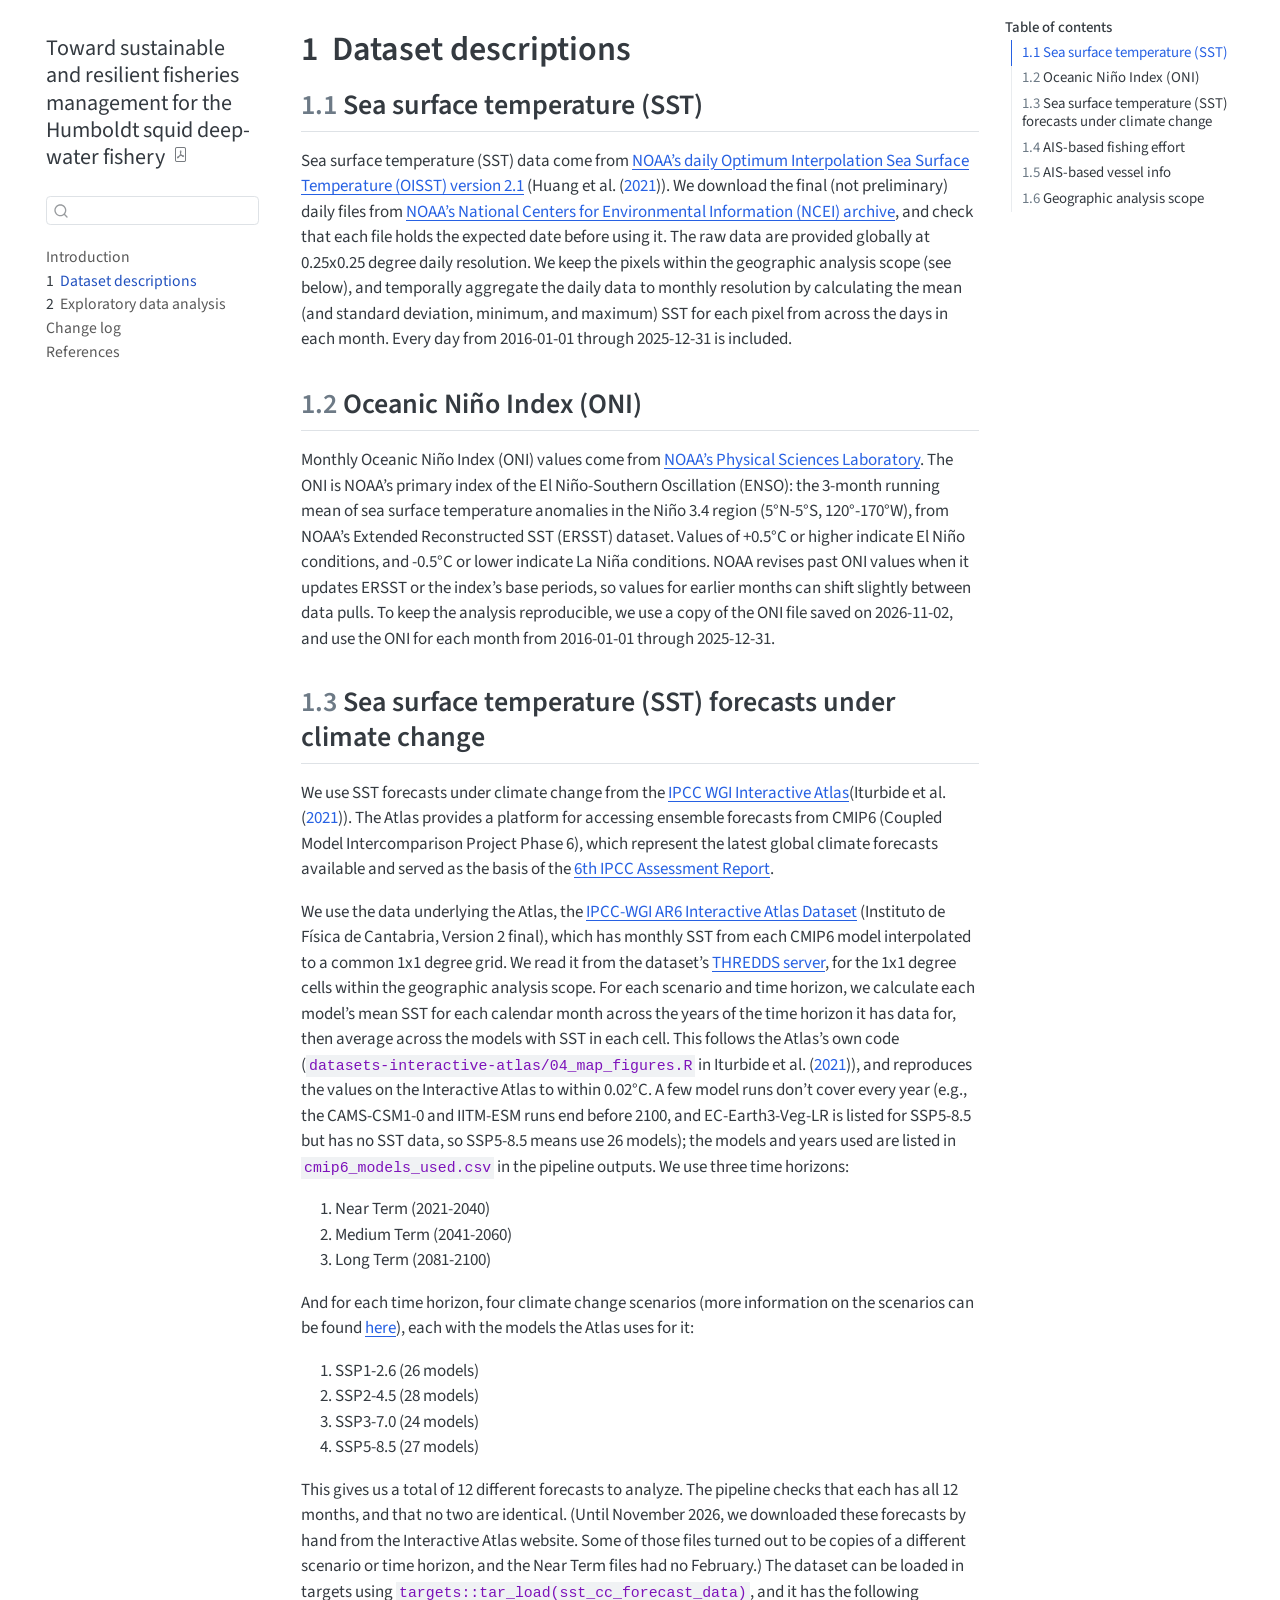
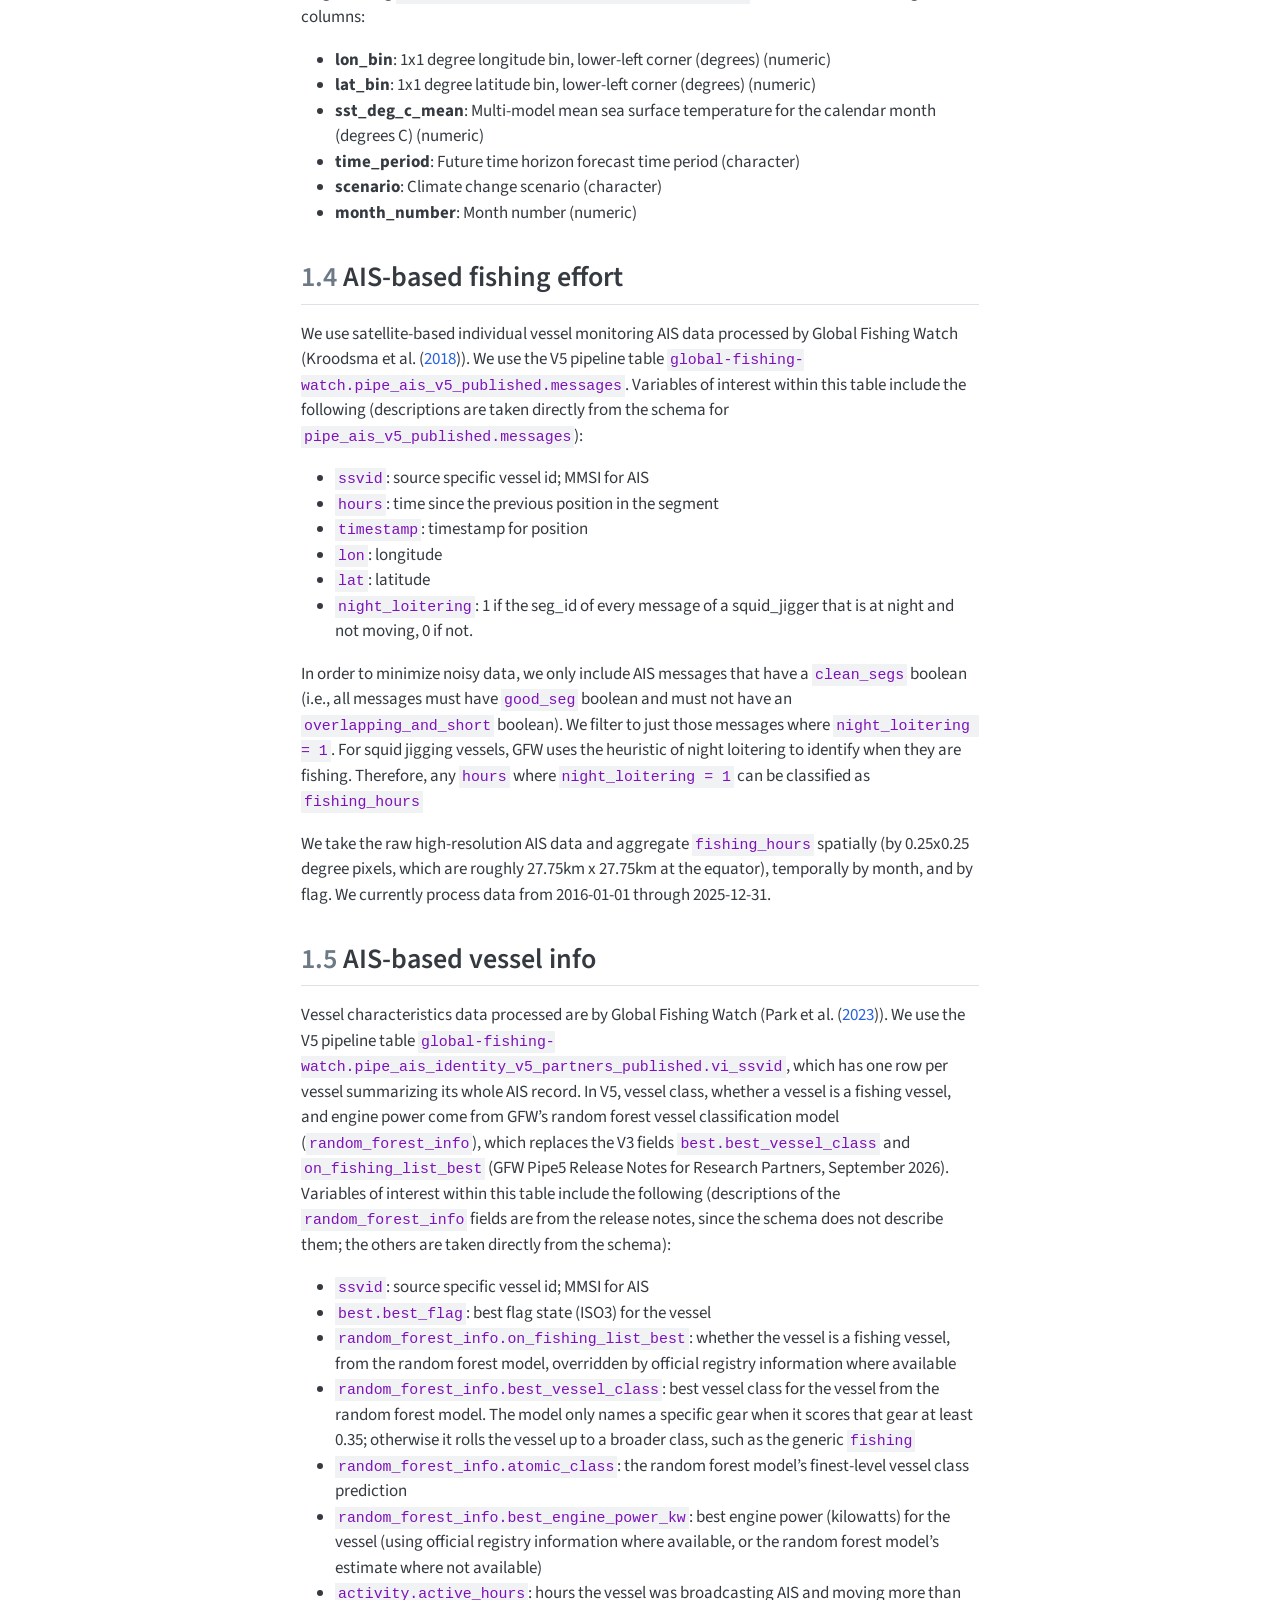
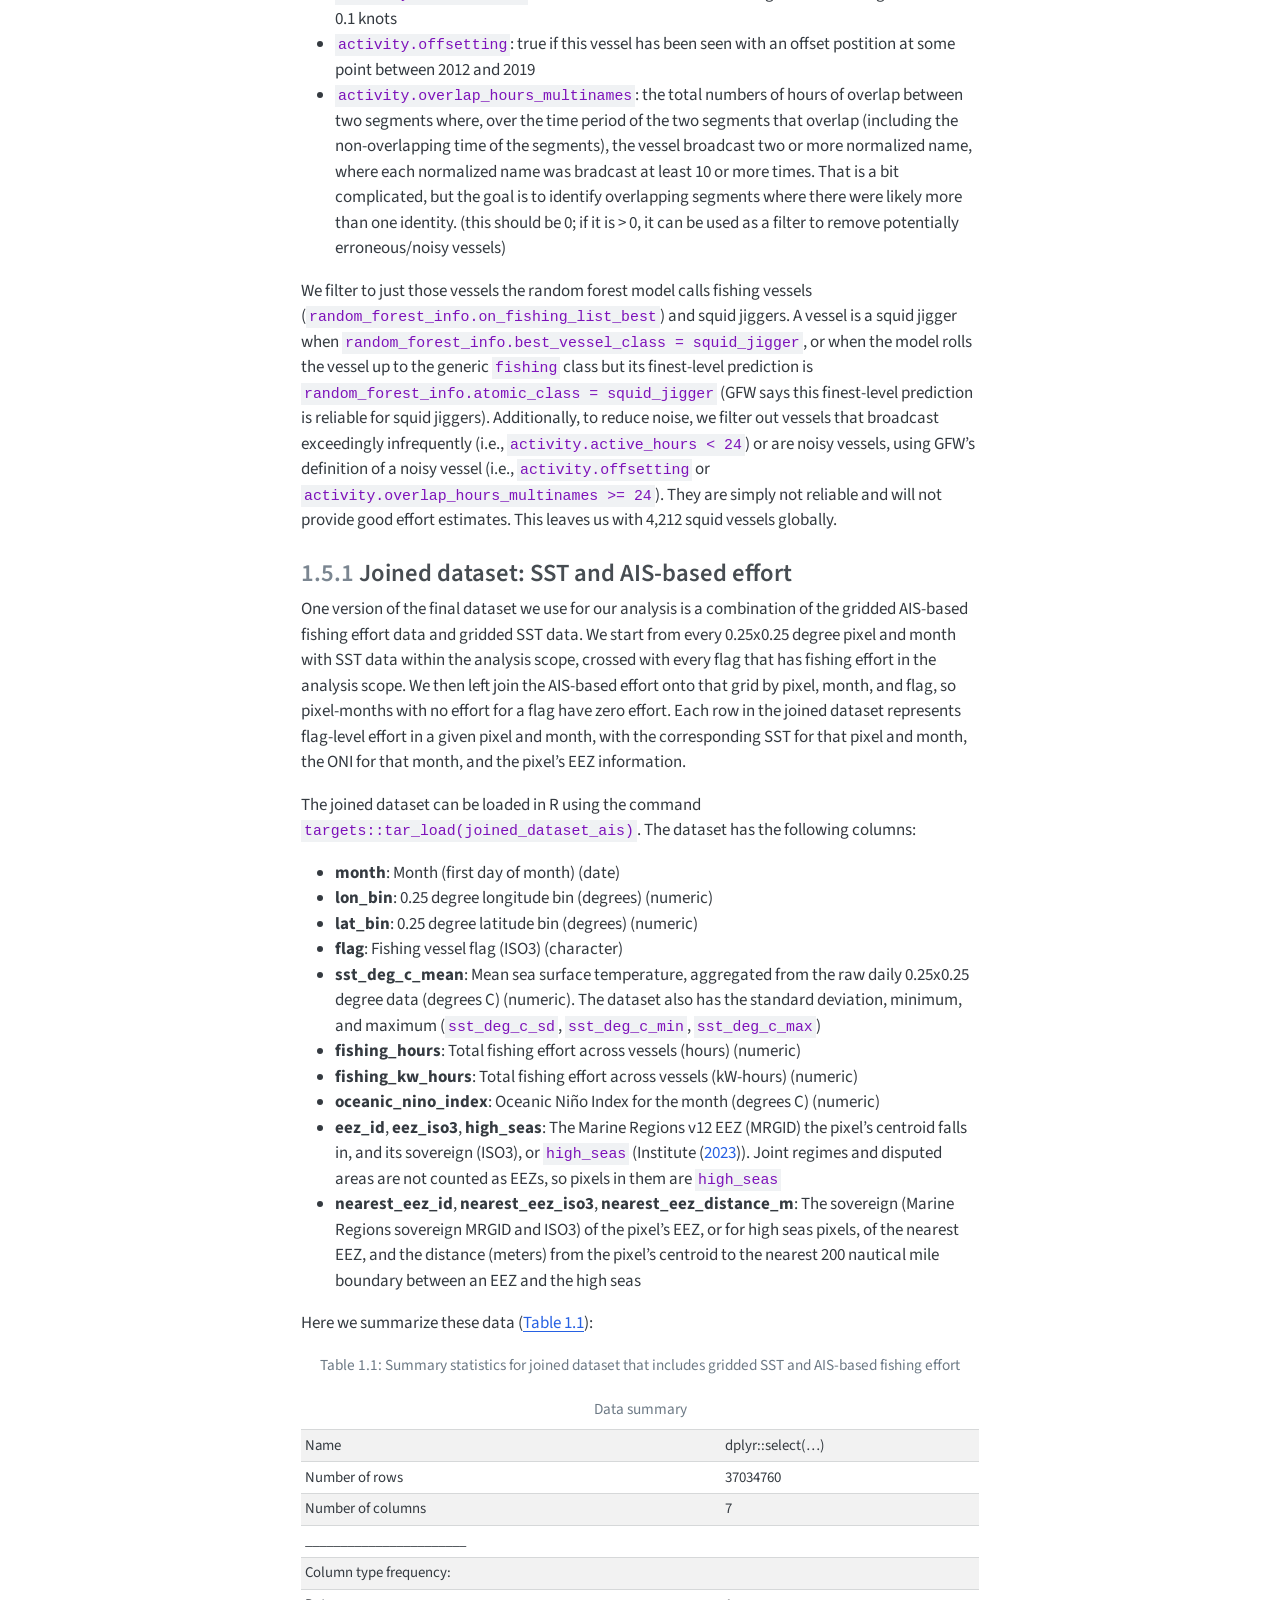
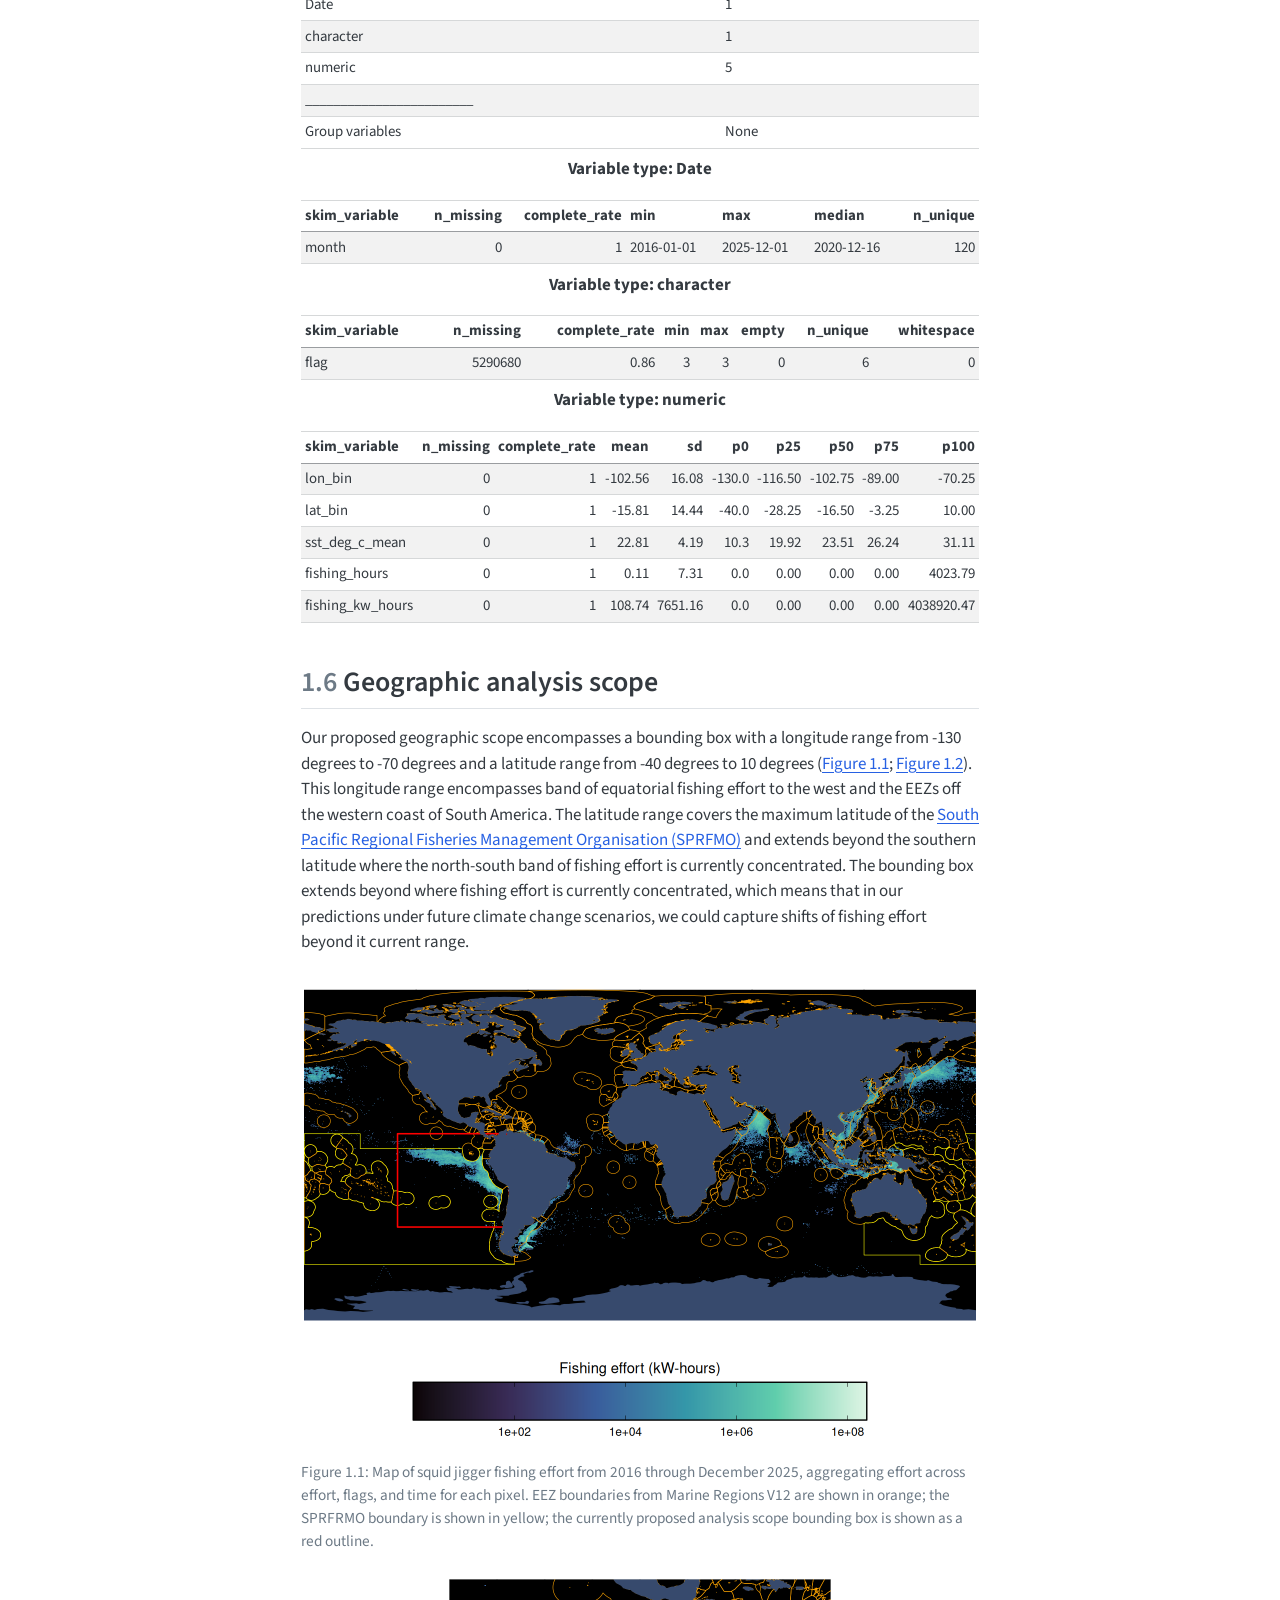
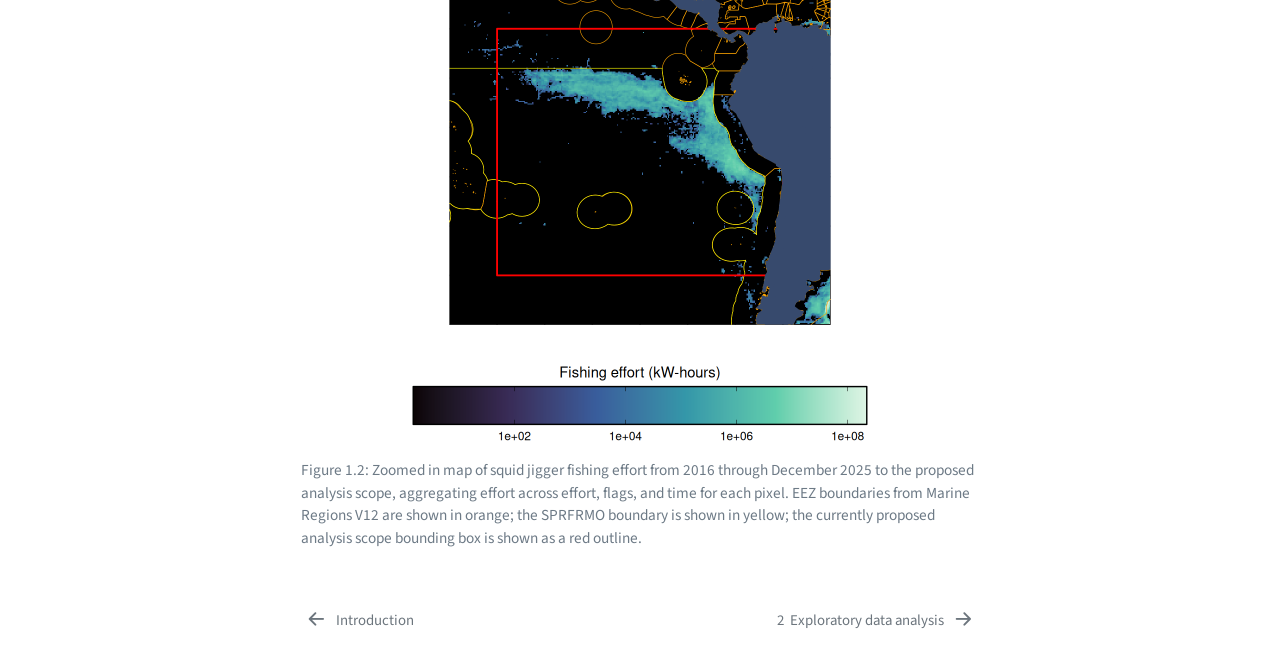
<file: docs/data.html>
<!DOCTYPE html>
<html xmlns="http://www.w3.org/1999/xhtml" lang="en" xml:lang="en"><head>

<meta charset="utf-8">
<meta name="generator" content="quarto-1.11.9">

<meta name="viewport" content="width=device-width, initial-scale=1.0, user-scalable=yes">


<title>1&nbsp; Dataset descriptions – Toward sustainable and resilient fisheries management for the Humboldt squid deep-water fishery</title>
<style>
/* Default styles provided by pandoc.
** See https://pandoc.org/MANUAL.html#variables-for-html for config info.
*/
span.smallcaps{font-variant: small-caps;}
div.columns{display: flex; gap: 1.5em;}
div.column{flex: auto;}
@media screen {
div.columns{gap: min(4vw, 1.5em);}
div.column{overflow-x: auto;}
}
div.hanging-indent{margin-left: 1.5em; text-indent: -1.5em;}
ul.task-list{list-style: none;}
ul.task-list li input[type="checkbox"] {
  width: 0.8em;
  margin: 0 0.8em 0.2em -1em; /* quarto-specific, see https://github.com/quarto-dev/quarto-cli/issues/4556 */ 
  vertical-align: middle;
}
/* CSS for citations */
div.csl-bib-body { }
div.csl-entry {
  clear: both;
}
.hanging-indent div.csl-entry {
  margin-left:2em;
  text-indent:-2em;
}
div.csl-left-margin {
  min-width:2em;
  float:left;
}
div.csl-right-inline {
  margin-left:2em;
  padding-left:1em;
}
div.csl-indent {
  margin-left: 2em;
}</style>


<script src="site_libs/quarto-nav/quarto-nav.js"></script>
<script src="site_libs/quarto-nav/headroom.min.js"></script>
<script src="site_libs/clipboard/clipboard.min.js"></script>
<script src="site_libs/quarto-search/autocomplete.umd.js"></script>
<script src="site_libs/quarto-search/fuse.min.js"></script>
<script src="site_libs/quarto-search/quarto-search.js"></script>
<meta name="quarto:offset" content="./">
<link href="./eda.html" rel="next">
<link href="./index.html" rel="prev">
<script src="site_libs/quarto-html/quarto.js" type="module"></script>
<script src="site_libs/quarto-html/tabsets/tabsets.js" type="module"></script>
<script src="site_libs/quarto-html/scrollable-regions/scrollable-regions.js" type="module"></script>
<script src="site_libs/quarto-html/popper.min.js"></script>
<script src="site_libs/quarto-html/tippy.umd.min.js"></script>
<script src="site_libs/quarto-html/anchor.min.js"></script>
<link href="site_libs/quarto-html/tippy.css" rel="stylesheet">
<link href="site_libs/quarto-html/quarto-syntax-highlighting-63b5708e65d6cd79cd7618c58d0c21e7.css" rel="stylesheet" id="quarto-text-highlighting-styles">
<script src="site_libs/bootstrap/bootstrap.min.js"></script>
<link href="site_libs/bootstrap/bootstrap-icons.css" rel="stylesheet">
<link href="site_libs/bootstrap/bootstrap-80ac9c3d635ee5c65827b028e98ecd15.min.css" rel="stylesheet" append-hash="true" id="quarto-bootstrap" data-mode="light">
<script id="quarto-search-options" type="application/json">{
  "location": "sidebar",
  "copy-button": false,
  "collapse-after": 3,
  "panel-placement": "start",
  "type": "textbox",
  "limit": 50,
  "keyboard-shortcut": [
    "f",
    "/",
    "s"
  ],
  "show-item-context": false,
  "language": {
    "search-no-results-text": "No results",
    "search-matching-documents-text": "matching documents",
    "search-copy-link-title": "Copy link to search",
    "search-hide-matches-text": "Hide additional matches",
    "search-more-match-text": "more match in this document",
    "search-more-matches-text": "more matches in this document",
    "search-clear-button-title": "Clear",
    "search-text-placeholder": "",
    "search-detached-cancel-button-title": "Cancel",
    "search-submit-button-title": "Submit",
    "search-label": "Search"
  }
}</script>


</head>

<body class="nav-sidebar floating quarto-light"><a id="quarto-skip-link" class="visually-hidden-focusable" href="#quarto-document-content">Skip to main content</a>

<div id="quarto-search-results"></div>
  <header id="quarto-header" class="headroom fixed-top">
  <nav class="quarto-secondary-nav" aria-label="Toolbar">
    <div class="container-fluid d-flex">
      <button type="button" class="quarto-btn-toggle btn" data-bs-toggle="collapse" role="button" data-bs-target=".quarto-sidebar-collapse-item" aria-controls="quarto-sidebar" aria-expanded="false" aria-label="Toggle sidebar navigation" onclick="if (window.quartoToggleHeadroom) { window.quartoToggleHeadroom(); }">
        <i class="bi bi-layout-text-sidebar-reverse"></i>
      </button>
        <nav class="quarto-page-breadcrumbs" aria-label="Breadcrumbs"><ol class="breadcrumb"><li class="breadcrumb-item"><a href="./data.html"><span class="chapter-number">1</span>&nbsp; <span class="chapter-title">Dataset descriptions</span></a></li></ol></nav>
        <a class="flex-grow-1" data-bs-toggle="collapse" data-bs-target=".quarto-sidebar-collapse-item" onclick="if (window.quartoToggleHeadroom) { window.quartoToggleHeadroom(); }">      
        </a>
      <button type="button" class="btn quarto-search-button" aria-label="Search" onclick="window.quartoOpenSearch();">
        <i class="bi bi-search"></i>
      </button>
    </div>
  </nav>
</header>
<!-- content -->
<div id="quarto-content" class="quarto-container page-columns page-rows-contents page-layout-article">
<!-- sidebar -->
  <nav id="quarto-sidebar" class="sidebar collapse collapse-horizontal quarto-sidebar-collapse-item sidebar-navigation floating overflow-auto" aria-label="Site">
    <div class="pt-lg-2 mt-2 text-left sidebar-header">
    <div class="sidebar-title mb-0 py-0">
      <a href="./">Toward sustainable and resilient fisheries management for the Humboldt squid deep-water fishery</a> 
        <div class="sidebar-tools-main">
    <a href="./Toward-sustainable-and-resilient-fisheries-management-for-the-Humboldt-squid-deep-water-fishery.pdf" title="Download PDF" class="quarto-navigation-tool px-1" aria-label="Download PDF"><i class="bi bi-file-pdf"></i></a>
</div>
    </div>
      </div>
        <div class="mt-2 flex-shrink-0 align-items-center">
        <div class="sidebar-search">
        <div id="quarto-search" class="" title="Search"></div>
        </div>
        </div>
    <div class="sidebar-menu-container"> 
    <ul class="list-unstyled mt-1">
        <li class="sidebar-item">
  <div class="sidebar-item-container"> 
  <a href="./index.html" class="sidebar-item-text sidebar-link">
 <span class="menu-text">Introduction</span></a>
  </div>
</li>
        <li class="sidebar-item">
  <div class="sidebar-item-container"> 
  <a href="./data.html" class="sidebar-item-text sidebar-link active">
 <span class="menu-text"><span class="chapter-number">1</span>&nbsp; <span class="chapter-title">Dataset descriptions</span></span></a>
  </div>
</li>
        <li class="sidebar-item">
  <div class="sidebar-item-container"> 
  <a href="./eda.html" class="sidebar-item-text sidebar-link">
 <span class="menu-text"><span class="chapter-number">2</span>&nbsp; <span class="chapter-title">Exploratory data analysis</span></span></a>
  </div>
</li>
        <li class="sidebar-item">
  <div class="sidebar-item-container"> 
  <a href="./changelog.html" class="sidebar-item-text sidebar-link">
 <span class="menu-text">Change log</span></a>
  </div>
</li>
        <li class="sidebar-item">
  <div class="sidebar-item-container"> 
  <a href="./references.html" class="sidebar-item-text sidebar-link">
 <span class="menu-text">References</span></a>
  </div>
</li>
    </ul>
    </div>
</nav>
<div id="quarto-sidebar-glass" class="quarto-sidebar-collapse-item" data-bs-toggle="collapse" data-bs-target=".quarto-sidebar-collapse-item"></div>
<!-- margin-sidebar -->
    <div id="quarto-margin-sidebar" class="sidebar margin-sidebar">
        <nav id="TOC" role="doc-toc" aria-labelledby="toc-title" class="toc-active">
    <h2 id="toc-title">Table of contents</h2>
   
  <ul>
  <li><a href="#sea-surface-temperature-sst" id="toc-sea-surface-temperature-sst" class="nav-link active" data-scroll-target="#sea-surface-temperature-sst"><span class="header-section-number">1.1</span> Sea surface temperature (SST)</a></li>
  <li><a href="#oceanic-niño-index-oni" id="toc-oceanic-niño-index-oni" class="nav-link" data-scroll-target="#oceanic-niño-index-oni"><span class="header-section-number">1.2</span> Oceanic Niño Index (ONI)</a></li>
  <li><a href="#sea-surface-temperature-sst-forecasts-under-climate-change" id="toc-sea-surface-temperature-sst-forecasts-under-climate-change" class="nav-link" data-scroll-target="#sea-surface-temperature-sst-forecasts-under-climate-change"><span class="header-section-number">1.3</span> Sea surface temperature (SST) forecasts under climate change</a></li>
  <li><a href="#ais-based-fishing-effort" id="toc-ais-based-fishing-effort" class="nav-link" data-scroll-target="#ais-based-fishing-effort"><span class="header-section-number">1.4</span> AIS-based fishing effort</a></li>
  <li><a href="#ais-based-vessel-info" id="toc-ais-based-vessel-info" class="nav-link" data-scroll-target="#ais-based-vessel-info"><span class="header-section-number">1.5</span> AIS-based vessel info</a>
  <ul class="collapse">
  <li><a href="#joined-dataset-sst-and-ais-based-effort" id="toc-joined-dataset-sst-and-ais-based-effort" class="nav-link" data-scroll-target="#joined-dataset-sst-and-ais-based-effort"><span class="header-section-number">1.5.1</span> Joined dataset: SST and AIS-based effort</a></li>
  </ul></li>
  <li><a href="#geographic-analysis-scope" id="toc-geographic-analysis-scope" class="nav-link" data-scroll-target="#geographic-analysis-scope"><span class="header-section-number">1.6</span> Geographic analysis scope</a></li>
  </ul>
</nav>
    </div>
<!-- main -->
<main class="content" id="quarto-document-content" tabindex="-1">

<header id="title-block-header" class="quarto-title-block default">
<div class="quarto-title">
<h1 class="title"><span id="sec-methods" class="quarto-section-identifier"><span class="chapter-number">1</span>&nbsp; <span class="chapter-title">Dataset descriptions</span></span></h1>
</div>



<div class="quarto-title-meta">

    
  
    
  </div>
  


</header>


<section id="sea-surface-temperature-sst" class="level2" data-number="1.1">
<h2 data-number="1.1" class="anchored" data-anchor-id="sea-surface-temperature-sst"><span class="header-section-number">1.1</span> Sea surface temperature (SST)</h2>
<p>Sea surface temperature (SST) data come from <a href="https://www.ncei.noaa.gov/products/optimum-interpolation-sst">NOAA’s daily Optimum Interpolation Sea Surface Temperature (OISST) version 2.1</a> (<span class="citation" data-cites="huang2021improvements">Huang et al. (<a href="references.html#ref-huang2021improvements" role="doc-biblioref">2021</a>)</span>). We download the final (not preliminary) daily files from <a href="https://www.ncei.noaa.gov/data/sea-surface-temperature-optimum-interpolation/v2.1/access/avhrr/">NOAA’s National Centers for Environmental Information (NCEI) archive</a>, and check that each file holds the expected date before using it. The raw data are provided globally at 0.25x0.25 degree daily resolution. We keep the pixels within the geographic analysis scope (see below), and temporally aggregate the daily data to monthly resolution by calculating the mean (and standard deviation, minimum, and maximum) SST for each pixel from across the days in each month. Every day from 2016-01-01 through 2025-12-31 is included.</p>
</section>
<section id="oceanic-niño-index-oni" class="level2" data-number="1.2">
<h2 data-number="1.2" class="anchored" data-anchor-id="oceanic-niño-index-oni"><span class="header-section-number">1.2</span> Oceanic Niño Index (ONI)</h2>
<p>Monthly Oceanic Niño Index (ONI) values come from <a href="https://psl.noaa.gov/data/correlation/oni.data">NOAA’s Physical Sciences Laboratory</a>. The ONI is NOAA’s primary index of the El Niño-Southern Oscillation (ENSO): the 3-month running mean of sea surface temperature anomalies in the Niño 3.4 region (5°N-5°S, 120°-170°W), from NOAA’s Extended Reconstructed SST (ERSST) dataset. Values of +0.5°C or higher indicate El Niño conditions, and -0.5°C or lower indicate La Niña conditions. NOAA revises past ONI values when it updates ERSST or the index’s base periods, so values for earlier months can shift slightly between data pulls. To keep the analysis reproducible, we use a copy of the ONI file saved on 2026-11-02, and use the ONI for each month from 2016-01-01 through 2025-12-31.</p>
</section>
<section id="sea-surface-temperature-sst-forecasts-under-climate-change" class="level2" data-number="1.3">
<h2 data-number="1.3" class="anchored" data-anchor-id="sea-surface-temperature-sst-forecasts-under-climate-change"><span class="header-section-number">1.3</span> Sea surface temperature (SST) forecasts under climate change</h2>
<p>We use SST forecasts under climate change from the <a href="https://interactive-atlas.ipcc.ch/regional-information#[base64]">IPCC WGI Interactive Atlas</a>(<span class="citation" data-cites="iturbide2021repository"><span class="nocase">Iturbide et al.</span> (<a href="references.html#ref-iturbide2021repository" role="doc-biblioref">2021</a>)</span>). The Atlas provides a platform for accessing ensemble forecasts from CMIP6 (Coupled Model Intercomparison Project Phase 6), which represent the latest global climate forecasts available and served as the basis of the <a href="https://www.ipcc.ch/assessment-report/ar6/">6th IPCC Assessment Report</a>.</p>
<p>We use the data underlying the Atlas, the <a href="https://digital.csic.es/handle/10261/280324">IPCC-WGI AR6 Interactive Atlas Dataset</a> (Instituto de Física de Cantabria, Version 2 final), which has monthly SST from each CMIP6 model interpolated to a common 1x1 degree grid. We read it from the dataset’s <a href="https://data.meteo.unican.es/thredds/catalog/IPCC/AR6/catalog.html">THREDDS server</a>, for the 1x1 degree cells within the geographic analysis scope. For each scenario and time horizon, we calculate each model’s mean SST for each calendar month across the years of the time horizon it has data for, then average across the models with SST in each cell. This follows the Atlas’s own code (<code>datasets-interactive-atlas/04_map_figures.R</code> in <span class="citation" data-cites="iturbide2021repository"><span class="nocase">Iturbide et al.</span> (<a href="references.html#ref-iturbide2021repository" role="doc-biblioref">2021</a>)</span>), and reproduces the values on the Interactive Atlas to within 0.02°C. A few model runs don’t cover every year (e.g., the CAMS-CSM1-0 and IITM-ESM runs end before 2100, and EC-Earth3-Veg-LR is listed for SSP5-8.5 but has no SST data, so SSP5-8.5 means use 26 models); the models and years used are listed in <code>cmip6_models_used.csv</code> in the pipeline outputs. We use three time horizons:</p>
<ol type="1">
<li>Near Term (2021-2040)</li>
<li>Medium Term (2041-2060)</li>
<li>Long Term (2081-2100)</li>
</ol>
<p>And for each time horizon, four climate change scenarios (more information on the scenarios can be found <a href="https://climate-scenarios.canada.ca/?page=cmip6-overview-notes">here</a>), each with the models the Atlas uses for it:</p>
<ol type="1">
<li>SSP1-2.6 (26 models)</li>
<li>SSP2-4.5 (28 models)</li>
<li>SSP3-7.0 (24 models)</li>
<li>SSP5-8.5 (27 models)</li>
</ol>
<p>This gives us a total of 12 different forecasts to analyze. The pipeline checks that each has all 12 months, and that no two are identical. (Until November 2026, we downloaded these forecasts by hand from the Interactive Atlas website. Some of those files turned out to be copies of a different scenario or time horizon, and the Near Term files had no February.) The dataset can be loaded in targets using <code>targets::tar_load(sst_cc_forecast_data)</code>, and it has the following columns:</p>
<ul>
<li><strong>lon_bin</strong>: 1x1 degree longitude bin, lower-left corner (degrees) (numeric)<br>
</li>
<li><strong>lat_bin</strong>: 1x1 degree latitude bin, lower-left corner (degrees) (numeric)<br>
</li>
<li><strong>sst_deg_c_mean</strong>: Multi-model mean sea surface temperature for the calendar month (degrees C) (numeric)</li>
<li><strong>time_period</strong>: Future time horizon forecast time period (character)</li>
<li><strong>scenario</strong>: Climate change scenario (character)</li>
<li><strong>month_number</strong>: Month number (numeric)</li>
</ul>
</section>
<section id="ais-based-fishing-effort" class="level2" data-number="1.4">
<h2 data-number="1.4" class="anchored" data-anchor-id="ais-based-fishing-effort"><span class="header-section-number">1.4</span> AIS-based fishing effort</h2>
<p>We use satellite-based individual vessel monitoring AIS data processed by Global Fishing Watch (<span class="citation" data-cites="kroodsma2018tracking"><span class="nocase">Kroodsma et al.</span> (<a href="references.html#ref-kroodsma2018tracking" role="doc-biblioref">2018</a>)</span>). We use the V5 pipeline table <code>global-fishing-watch.pipe_ais_v5_published.messages</code>. Variables of interest within this table include the following (descriptions are taken directly from the schema for <code>pipe_ais_v5_published.messages</code>):</p>
<ul>
<li><code>ssvid</code>: source specific vessel id; MMSI for AIS</li>
<li><code>hours</code>: time since the previous position in the segment</li>
<li><code>timestamp</code>: timestamp for position</li>
<li><code>lon</code>: longitude</li>
<li><code>lat</code>: latitude</li>
<li><code>night_loitering</code>: 1 if the seg_id of every message of a squid_jigger that is at night and not moving, 0 if not.</li>
</ul>
<p>In order to minimize noisy data, we only include AIS messages that have a <code>clean_segs</code> boolean (i.e., all messages must have <code>good_seg</code> boolean and must not have an <code>overlapping_and_short</code> boolean). We filter to just those messages where <code>night_loitering = 1</code>. For squid jigging vessels, GFW uses the heuristic of night loitering to identify when they are fishing. Therefore, any <code>hours</code> where <code>night_loitering = 1</code> can be classified as <code>fishing_hours</code></p>
<p>We take the raw high-resolution AIS data and aggregate <code>fishing_hours</code> spatially (by 0.25x0.25 degree pixels, which are roughly 27.75km x 27.75km at the equator), temporally by month, and by flag. We currently process data from 2016-01-01 through 2025-12-31.</p>
</section>
<section id="ais-based-vessel-info" class="level2" data-number="1.5">
<h2 data-number="1.5" class="anchored" data-anchor-id="ais-based-vessel-info"><span class="header-section-number">1.5</span> AIS-based vessel info</h2>
<p>Vessel characteristics data processed are by Global Fishing Watch (<span class="citation" data-cites="park2023tracking">Park et al. (<a href="references.html#ref-park2023tracking" role="doc-biblioref">2023</a>)</span>). We use the V5 pipeline table <code>global-fishing-watch.pipe_ais_identity_v5_partners_published.vi_ssvid</code>, which has one row per vessel summarizing its whole AIS record. In V5, vessel class, whether a vessel is a fishing vessel, and engine power come from GFW’s random forest vessel classification model (<code>random_forest_info</code>), which replaces the V3 fields <code>best.best_vessel_class</code> and <code>on_fishing_list_best</code> (GFW Pipe5 Release Notes for Research Partners, September 2026). Variables of interest within this table include the following (descriptions of the <code>random_forest_info</code> fields are from the release notes, since the schema does not describe them; the others are taken directly from the schema):</p>
<ul>
<li><code>ssvid</code>: source specific vessel id; MMSI for AIS</li>
<li><code>best.best_flag</code>: best flag state (ISO3) for the vessel</li>
<li><code>random_forest_info.on_fishing_list_best</code>: whether the vessel is a fishing vessel, from the random forest model, overridden by official registry information where available</li>
<li><code>random_forest_info.best_vessel_class</code>: best vessel class for the vessel from the random forest model. The model only names a specific gear when it scores that gear at least 0.35; otherwise it rolls the vessel up to a broader class, such as the generic <code>fishing</code></li>
<li><code>random_forest_info.atomic_class</code>: the random forest model’s finest-level vessel class prediction</li>
<li><code>random_forest_info.best_engine_power_kw</code>: best engine power (kilowatts) for the vessel (using official registry information where available, or the random forest model’s estimate where not available)</li>
<li><code>activity.active_hours</code>: hours the vessel was broadcasting AIS and moving more than 0.1 knots</li>
<li><code>activity.offsetting</code>: true if this vessel has been seen with an offset postition at some point between 2012 and 2019</li>
<li><code>activity.overlap_hours_multinames</code>: the total numbers of hours of overlap between two segments where, over the time period of the two segments that overlap (including the non-overlapping time of the segments), the vessel broadcast two or more normalized name, where each normalized name was bradcast at least 10 or more times. That is a bit complicated, but the goal is to identify overlapping segments where there were likely more than one identity. (this should be 0; if it is &gt; 0, it can be used as a filter to remove potentially erroneous/noisy vessels)</li>
</ul>
<p>We filter to just those vessels the random forest model calls fishing vessels (<code>random_forest_info.on_fishing_list_best</code>) and squid jiggers. A vessel is a squid jigger when <code>random_forest_info.best_vessel_class = squid_jigger</code>, or when the model rolls the vessel up to the generic <code>fishing</code> class but its finest-level prediction is <code>random_forest_info.atomic_class = squid_jigger</code> (GFW says this finest-level prediction is reliable for squid jiggers). Additionally, to reduce noise, we filter out vessels that broadcast exceedingly infrequently (i.e., <code>activity.active_hours &lt; 24</code>) or are noisy vessels, using GFW’s definition of a noisy vessel (i.e., <code>activity.offsetting</code> or <code>activity.overlap_hours_multinames &gt;= 24</code>). They are simply not reliable and will not provide good effort estimates. This leaves us with 4,212 squid vessels globally.</p>
<section id="joined-dataset-sst-and-ais-based-effort" class="level3" data-number="1.5.1">
<h3 data-number="1.5.1" class="anchored" data-anchor-id="joined-dataset-sst-and-ais-based-effort"><span class="header-section-number">1.5.1</span> Joined dataset: SST and AIS-based effort</h3>
<p>One version of the final dataset we use for our analysis is a combination of the gridded AIS-based fishing effort data and gridded SST data. We start from every 0.25x0.25 degree pixel and month with SST data within the analysis scope, crossed with every flag that has fishing effort in the analysis scope. We then left join the AIS-based effort onto that grid by pixel, month, and flag, so pixel-months with no effort for a flag have zero effort. Each row in the joined dataset represents flag-level effort in a given pixel and month, with the corresponding SST for that pixel and month, the ONI for that month, and the pixel’s EEZ information.</p>
<p>The joined dataset can be loaded in R using the command <code>targets::tar_load(joined_dataset_ais)</code>. The dataset has the following columns:</p>
<ul>
<li><strong>month</strong>: Month (first day of month) (date)</li>
<li><strong>lon_bin</strong>: 0.25 degree longitude bin (degrees) (numeric)</li>
<li><strong>lat_bin</strong>: 0.25 degree latitude bin (degrees) (numeric)</li>
<li><strong>flag</strong>: Fishing vessel flag (ISO3) (character)</li>
<li><strong>sst_deg_c_mean</strong>: Mean sea surface temperature, aggregated from the raw daily 0.25x0.25 degree data (degrees C) (numeric). The dataset also has the standard deviation, minimum, and maximum (<code>sst_deg_c_sd</code>, <code>sst_deg_c_min</code>, <code>sst_deg_c_max</code>)</li>
<li><strong>fishing_hours</strong>: Total fishing effort across vessels (hours) (numeric)</li>
<li><strong>fishing_kw_hours</strong>: Total fishing effort across vessels (kW-hours) (numeric)</li>
<li><strong>oceanic_nino_index</strong>: Oceanic Niño Index for the month (degrees C) (numeric)</li>
<li><strong>eez_id</strong>, <strong>eez_iso3</strong>, <strong>high_seas</strong>: The Marine Regions v12 EEZ (MRGID) the pixel’s centroid falls in, and its sovereign (ISO3), or <code>high_seas</code> (<span class="citation" data-cites="marineregionsv12">Institute (<a href="references.html#ref-marineregionsv12" role="doc-biblioref">2023</a>)</span>). Joint regimes and disputed areas are not counted as EEZs, so pixels in them are <code>high_seas</code></li>
<li><strong>nearest_eez_id</strong>, <strong>nearest_eez_iso3</strong>, <strong>nearest_eez_distance_m</strong>: The sovereign (Marine Regions sovereign MRGID and ISO3) of the pixel’s EEZ, or for high seas pixels, of the nearest EEZ, and the distance (meters) from the pixel’s centroid to the nearest 200 nautical mile boundary between an EEZ and the high seas</li>
</ul>
<p>Here we summarize these data (<a href="#tbl-summary-stats-joined-dataset-ais" class="quarto-xref">Table&nbsp;<span>1.1</span></a>):</p>
<div class="cell">
<div id="tbl-summary-stats-joined-dataset-ais" class="cell quarto-float quarto-figure quarto-figure-center anchored">
<figure class="quarto-float quarto-float-tbl figure">
<figcaption class="quarto-float-caption-top quarto-float-caption quarto-float-tbl" id="tbl-summary-stats-joined-dataset-ais-caption-0ceaefa1-69ba-4598-a22c-09a6ac19f8ca">
Table&nbsp;1.1: Summary statistics for joined dataset that includes gridded SST and AIS-based fishing effort
</figcaption>
<div aria-describedby="tbl-summary-stats-joined-dataset-ais-caption-0ceaefa1-69ba-4598-a22c-09a6ac19f8ca">
<div class="cell-output-display">
<table class="cell caption-top table table-sm table-striped small">
<caption>Data summary</caption>
<tbody>
<tr class="odd">
<td style="text-align: left;">Name</td>
<td style="text-align: left;">dplyr::select(…)</td>
</tr>
<tr class="even">
<td style="text-align: left;">Number of rows</td>
<td style="text-align: left;">37034760</td>
</tr>
<tr class="odd">
<td style="text-align: left;">Number of columns</td>
<td style="text-align: left;">7</td>
</tr>
<tr class="even">
<td style="text-align: left;">_______________________</td>
<td style="text-align: left;"></td>
</tr>
<tr class="odd">
<td style="text-align: left;">Column type frequency:</td>
<td style="text-align: left;"></td>
</tr>
<tr class="even">
<td style="text-align: left;">Date</td>
<td style="text-align: left;">1</td>
</tr>
<tr class="odd">
<td style="text-align: left;">character</td>
<td style="text-align: left;">1</td>
</tr>
<tr class="even">
<td style="text-align: left;">numeric</td>
<td style="text-align: left;">5</td>
</tr>
<tr class="odd">
<td style="text-align: left;">________________________</td>
<td style="text-align: left;"></td>
</tr>
<tr class="even">
<td style="text-align: left;">Group variables</td>
<td style="text-align: left;">None</td>
</tr>
</tbody>
</table>
<p><strong>Variable type: Date</strong></p>
<table class="cell caption-top table table-sm table-striped small">
<colgroup>
<col style="width: 17%">
<col style="width: 12%">
<col style="width: 17%">
<col style="width: 13%">
<col style="width: 13%">
<col style="width: 13%">
<col style="width: 11%">
</colgroup>
<thead>
<tr class="header">
<th style="text-align: left;">skim_variable</th>
<th style="text-align: right;">n_missing</th>
<th style="text-align: right;">complete_rate</th>
<th style="text-align: left;">min</th>
<th style="text-align: left;">max</th>
<th style="text-align: left;">median</th>
<th style="text-align: right;">n_unique</th>
</tr>
</thead>
<tbody>
<tr class="odd">
<td style="text-align: left;">month</td>
<td style="text-align: right;">0</td>
<td style="text-align: right;">1</td>
<td style="text-align: left;">2016-01-01</td>
<td style="text-align: left;">2025-12-01</td>
<td style="text-align: left;">2020-12-16</td>
<td style="text-align: right;">120</td>
</tr>
</tbody>
</table>
<p><strong>Variable type: character</strong></p>
<table class="cell caption-top table table-sm table-striped small">
<colgroup>
<col style="width: 19%">
<col style="width: 13%">
<col style="width: 19%">
<col style="width: 5%">
<col style="width: 5%">
<col style="width: 8%">
<col style="width: 12%">
<col style="width: 15%">
</colgroup>
<thead>
<tr class="header">
<th style="text-align: left;">skim_variable</th>
<th style="text-align: right;">n_missing</th>
<th style="text-align: right;">complete_rate</th>
<th style="text-align: right;">min</th>
<th style="text-align: right;">max</th>
<th style="text-align: right;">empty</th>
<th style="text-align: right;">n_unique</th>
<th style="text-align: right;">whitespace</th>
</tr>
</thead>
<tbody>
<tr class="odd">
<td style="text-align: left;">flag</td>
<td style="text-align: right;">5290680</td>
<td style="text-align: right;">0.86</td>
<td style="text-align: right;">3</td>
<td style="text-align: right;">3</td>
<td style="text-align: right;">0</td>
<td style="text-align: right;">6</td>
<td style="text-align: right;">0</td>
</tr>
</tbody>
</table>
<p><strong>Variable type: numeric</strong></p>
<table class="cell caption-top table table-sm table-striped small">
<colgroup>
<col style="width: 16%">
<col style="width: 9%">
<col style="width: 13%">
<col style="width: 7%">
<col style="width: 7%">
<col style="width: 6%">
<col style="width: 7%">
<col style="width: 7%">
<col style="width: 6%">
<col style="width: 10%">
<col style="width: 5%">
</colgroup>
<thead>
<tr class="header">
<th style="text-align: left;">skim_variable</th>
<th style="text-align: right;">n_missing</th>
<th style="text-align: right;">complete_rate</th>
<th style="text-align: right;">mean</th>
<th style="text-align: right;">sd</th>
<th style="text-align: right;">p0</th>
<th style="text-align: right;">p25</th>
<th style="text-align: right;">p50</th>
<th style="text-align: right;">p75</th>
<th style="text-align: right;">p100</th>
<th style="text-align: left;">hist</th>
</tr>
</thead>
<tbody>
<tr class="odd">
<td style="text-align: left;">lon_bin</td>
<td style="text-align: right;">0</td>
<td style="text-align: right;">1</td>
<td style="text-align: right;">-102.56</td>
<td style="text-align: right;">16.08</td>
<td style="text-align: right;">-130.0</td>
<td style="text-align: right;">-116.50</td>
<td style="text-align: right;">-102.75</td>
<td style="text-align: right;">-89.00</td>
<td style="text-align: right;">-70.25</td>
<td style="text-align: left;">▇▇▇▇▅</td>
</tr>
<tr class="even">
<td style="text-align: left;">lat_bin</td>
<td style="text-align: right;">0</td>
<td style="text-align: right;">1</td>
<td style="text-align: right;">-15.81</td>
<td style="text-align: right;">14.44</td>
<td style="text-align: right;">-40.0</td>
<td style="text-align: right;">-28.25</td>
<td style="text-align: right;">-16.50</td>
<td style="text-align: right;">-3.25</td>
<td style="text-align: right;">10.00</td>
<td style="text-align: left;">▇▇▇▇▇</td>
</tr>
<tr class="odd">
<td style="text-align: left;">sst_deg_c_mean</td>
<td style="text-align: right;">0</td>
<td style="text-align: right;">1</td>
<td style="text-align: right;">22.81</td>
<td style="text-align: right;">4.19</td>
<td style="text-align: right;">10.3</td>
<td style="text-align: right;">19.92</td>
<td style="text-align: right;">23.51</td>
<td style="text-align: right;">26.24</td>
<td style="text-align: right;">31.11</td>
<td style="text-align: left;">▁▃▆▇▃</td>
</tr>
<tr class="even">
<td style="text-align: left;">fishing_hours</td>
<td style="text-align: right;">0</td>
<td style="text-align: right;">1</td>
<td style="text-align: right;">0.11</td>
<td style="text-align: right;">7.31</td>
<td style="text-align: right;">0.0</td>
<td style="text-align: right;">0.00</td>
<td style="text-align: right;">0.00</td>
<td style="text-align: right;">0.00</td>
<td style="text-align: right;">4023.79</td>
<td style="text-align: left;">▇▁▁▁▁</td>
</tr>
<tr class="odd">
<td style="text-align: left;">fishing_kw_hours</td>
<td style="text-align: right;">0</td>
<td style="text-align: right;">1</td>
<td style="text-align: right;">108.74</td>
<td style="text-align: right;">7651.16</td>
<td style="text-align: right;">0.0</td>
<td style="text-align: right;">0.00</td>
<td style="text-align: right;">0.00</td>
<td style="text-align: right;">0.00</td>
<td style="text-align: right;">4038920.47</td>
<td style="text-align: left;">▇▁▁▁▁</td>
</tr>
</tbody>
</table>
</div>
</div>
</figure>
</div>
</div>
</section>
</section>
<section id="geographic-analysis-scope" class="level2" data-number="1.6">
<h2 data-number="1.6" class="anchored" data-anchor-id="geographic-analysis-scope"><span class="header-section-number">1.6</span> Geographic analysis scope</h2>
<p>Our proposed geographic scope encompasses a bounding box with a longitude range from -130 degrees to -70 degrees and a latitude range from -40 degrees to 10 degrees (<a href="#fig-effort-map-with-scope" class="quarto-xref">Figure&nbsp;<span>1.1</span></a>; <a href="#fig-effort-map-with-scope-zoom" class="quarto-xref">Figure&nbsp;<span>1.2</span></a>). This longitude range encompasses band of equatorial fishing effort to the west and the EEZs off the western coast of South America. The latitude range covers the maximum latitude of the <a href="https://data.apps.fao.org/map/catalog/srv/eng/catalog.search#/metadata/fao-rfb-map-sprfmo">South Pacific Regional Fisheries Management Organisation (SPRFMO)</a> and extends beyond the southern latitude where the north-south band of fishing effort is currently concentrated. The bounding box extends beyond where fishing effort is currently concentrated, which means that in our predictions under future climate change scenarios, we could capture shifts of fishing effort beyond it current range.</p>
<div class="cell">
<div class="cell-output-display">
<div id="fig-effort-map-with-scope" class="quarto-float quarto-figure quarto-figure-center anchored">
<figure class="quarto-float quarto-float-fig figure">
<div aria-describedby="fig-effort-map-with-scope-caption-0ceaefa1-69ba-4598-a22c-09a6ac19f8ca">
<img src="data_files/figure-html/fig-effort-map-with-scope-1.png" class="img-fluid figure-img" width="672">
</div>
<figcaption class="quarto-float-caption-bottom quarto-float-caption quarto-float-fig" id="fig-effort-map-with-scope-caption-0ceaefa1-69ba-4598-a22c-09a6ac19f8ca">
Figure&nbsp;1.1: Map of squid jigger fishing effort from 2016 through December 2025, aggregating effort across effort, flags, and time for each pixel. EEZ boundaries from Marine Regions V12 are shown in orange; the SPRFRMO boundary is shown in yellow; the currently proposed analysis scope bounding box is shown as a red outline.
</figcaption>
</figure>
</div>
</div>
</div>
<div class="cell">
<div class="cell-output-display">
<div id="fig-effort-map-with-scope-zoom" class="quarto-float quarto-figure quarto-figure-center anchored">
<figure class="quarto-float quarto-float-fig figure">
<div aria-describedby="fig-effort-map-with-scope-zoom-caption-0ceaefa1-69ba-4598-a22c-09a6ac19f8ca">
<img src="data_files/figure-html/fig-effort-map-with-scope-zoom-1.png" class="img-fluid figure-img" width="672">
</div>
<figcaption class="quarto-float-caption-bottom quarto-float-caption quarto-float-fig" id="fig-effort-map-with-scope-zoom-caption-0ceaefa1-69ba-4598-a22c-09a6ac19f8ca">
Figure&nbsp;1.2: Zoomed in map of squid jigger fishing effort from 2016 through December 2025 to the proposed analysis scope, aggregating effort across effort, flags, and time for each pixel. EEZ boundaries from Marine Regions V12 are shown in orange; the SPRFRMO boundary is shown in yellow; the currently proposed analysis scope bounding box is shown as a red outline.
</figcaption>
</figure>
</div>
</div>
</div>


<div id="refs" class="references csl-bib-body hanging-indent" role="list" style="display: none">
<div id="ref-huang2021improvements" class="csl-entry" role="listitem">
Huang, Boyin, Chunying Liu, Viva Banzon, et al. 2021. <span>“Improvements of the Daily Optimum Interpolation Sea Surface Temperature (DOISST) Version 2.1.”</span> <em>Journal of Climate</em> 34 (8): 2923–39.
</div>
<div id="ref-marineregionsv12" class="csl-entry" role="listitem">
Institute, Flanders Marine. 2023. <span>“Maritime Boundaries Geodatabase, Version 12.”</span> In <em>Available Online at Https://Www.marineregions.org/. Https://Doi.org/10.14284/628</em>.
</div>
<div id="ref-iturbide2021repository" class="csl-entry" role="listitem">
<span class="nocase">Iturbide, Maialen, Jesús Fernández, José Manuel Gutiérrez, et al.</span> 2021. <em>Repository Supporting the Implementation of FAIR Principles in the IPCC-WG1 Atlas. Zenodo</em>. Intergovernmental Panel on Climate Change (IPCC) Geneva.
</div>
<div id="ref-kroodsma2018tracking" class="csl-entry" role="listitem">
<span class="nocase">Kroodsma, David A, Juan Mayorga, Timothy Hochberg, et al.</span> 2018. <span>“Tracking the Global Footprint of Fisheries.”</span> <em>Science</em> 359 (6378): 904–8.
</div>
<div id="ref-park2023tracking" class="csl-entry" role="listitem">
Park, Jaeyoon, Jennifer Van Osdel, Joanna Turner, et al. 2023. <span>“Tracking Elusive and Shifting Identities of the Global Fishing Fleet.”</span> <em>Science Advances</em> 9 (3): eabp8200.
</div>
</div>
</section>

</main> <!-- /main -->
<script id="quarto-html-after-body" type="application/javascript">
  window.document.addEventListener("DOMContentLoaded", function (event) {
    const icon = "";
    const anchorJS = new window.AnchorJS();
    anchorJS.options = {
      placement: 'right',
      icon: icon
    };
    anchorJS.add('.anchored');
    const isCodeAnnotation = (el) => {
      for (const clz of el.classList) {
        if (clz.startsWith('code-annotation-')) {                     
          return true;
        }
      }
      return false;
    }
    const onCopySuccess = function(e) {
      // button target
      const button = e.trigger;
      // don't keep focus
      button.blur();
      // flash "checked"
      button.classList.add('code-copy-button-checked');
      var currentTitle = button.getAttribute("title");
      button.setAttribute("title", "Copied!");
      let tooltip;
      if (window.bootstrap) {
        button.setAttribute("data-bs-toggle", "tooltip");
        button.setAttribute("data-bs-placement", "left");
        button.setAttribute("data-bs-title", "Copied!");
        tooltip = new bootstrap.Tooltip(button, 
          { trigger: "manual", 
            customClass: "code-copy-button-tooltip",
            offset: [0, -8]});
        tooltip.show();    
      }
      setTimeout(function() {
        if (tooltip) {
          tooltip.hide();
          button.removeAttribute("data-bs-title");
          button.removeAttribute("data-bs-toggle");
          button.removeAttribute("data-bs-placement");
        }
        button.setAttribute("title", currentTitle);
        button.classList.remove('code-copy-button-checked');
      }, 1000);
      // clear code selection
      e.clearSelection();
    }
    const getTextToCopy = function(trigger) {
      const outerScaffold = trigger.parentElement.cloneNode(true);
      const codeEl = outerScaffold.querySelector('code');
      for (const childEl of codeEl.children) {
        if (isCodeAnnotation(childEl)) {
          childEl.remove();
        }
      }
      return codeEl.innerText;
    }
    const clipboard = new window.ClipboardJS('.code-copy-button:not([data-in-quarto-modal])', {
      text: getTextToCopy
    });
    clipboard.on('success', onCopySuccess);
    if (window.document.getElementById('quarto-embedded-source-code-modal')) {
      const clipboardModal = new window.ClipboardJS('.code-copy-button[data-in-quarto-modal]', {
        text: getTextToCopy,
        container: window.document.getElementById('quarto-embedded-source-code-modal')
      });
      clipboardModal.on('success', onCopySuccess);
    }
      var localhostRegex = new RegExp(/^(?:http|https):\/\/localhost\:?[0-9]*\//);
      var mailtoRegex = new RegExp(/^mailto:/);
        var filterRegex = new RegExp('/' + window.location.host + '/');
      var isInternal = (href) => {
          return filterRegex.test(href) || localhostRegex.test(href) || mailtoRegex.test(href);
      }
      // Inspect non-navigation links and adorn them if external
      window.quartoDecorateExternalLinks = function (root) {
     var links = (root || window.document).querySelectorAll('a[href]:not(.nav-link):not(.navbar-brand):not(.toc-action):not(.sidebar-link):not(.sidebar-item-toggle):not(.pagination-link):not(.no-external):not([aria-hidden]):not(.dropdown-item):not(.quarto-navigation-tool):not(.about-link)');
      for (var i=0; i<links.length; i++) {
        const link = links[i];
        if (!isInternal(link.href)) {
          // undo the damage that might have been done by quarto-nav.js in the case of
          // links that we want to consider external
          if (link.dataset.originalHref !== undefined) {
            link.href = link.dataset.originalHref;
          }
          if (!link.classList.contains('no-external-icon')) {
          }
        }
      }
      };
      window.quartoDecorateExternalLinks(window.document);
    // Esc closes the popup (WCAG 1.4.13) and focus leaving both trigger and
    // popup closes it (WCAG 2.4.11); tippy handles neither for interactive popups.
    const hideOnEscAndFocusOut = {
      name: 'hideOnEscAndFocusOut',
      defaultValue: true,
      fn(instance) {
        const dismiss = () => {
          // A show scheduled by the trigger delay would otherwise reopen it
          instance.clearDelayTimeouts();
          instance.hide();
        };
        const onKeyDown = (event) => {
          if (event.key !== 'Escape') {
            return;
          }
          // Keep Esc from also reaching page handlers (e.g. reveal.js overview),
          // except an open reveal.js slide menu, which Esc should close too.
          // The menu handles keys only when its keyboard option is on.
          const menuHandlesEsc = window.Reveal?.getPlugin?.('menu')?.isOpen() &&
            window.Reveal.getConfig().menu?.keyboard !== false;
          if (!menuHandlesEsc) {
            event.stopPropagation();
          }
          if (instance.popper.contains(window.document.activeElement)) {
            // Disabled while refocusing so the focus trigger does not reopen it
            instance.disable();
            instance.reference.focus();
            instance.enable();
          }
          dismiss();
        };
        const onFocusOut = (event) => {
          const target = event.relatedTarget;
          if (target && !instance.reference.contains(target) &&
              !instance.popper.contains(target)) {
            dismiss();
          }
        };
        // On the trigger too: a click trigger (code-annotations: select) has no
        // blur handling. Attached for the instance's lifetime so leaving the
        // trigger also cancels a show still pending on the trigger delay.
        instance.reference.addEventListener('focusout', onFocusOut);
        return {
          onShow() {
            window.document.addEventListener('keydown', onKeyDown, true);
            instance.popper.addEventListener('focusout', onFocusOut);
          },
          onHide() {
            window.document.removeEventListener('keydown', onKeyDown, true);
            instance.popper.removeEventListener('focusout', onFocusOut);
          },
          onDestroy() {
            instance.reference.removeEventListener('focusout', onFocusOut);
          },
        };
      },
    };
    function tippyHover(el, contentFn, onTriggerFn, onUntriggerFn) {
      const config = {
        allowHTML: true,
        maxWidth: 500,
        delay: 100,
        arrow: false,
        appendTo: function(el) {
            return el.parentElement;
        },
        interactive: true,
        interactiveBorder: 10,
        theme: 'quarto',
        placement: 'bottom-start',
        plugins: [hideOnEscAndFocusOut],
      };
      if (contentFn) {
        config.content = contentFn;
      }
      if (onTriggerFn) {
        config.onTrigger = onTriggerFn;
      }
      if (onUntriggerFn) {
        config.onUntrigger = onUntriggerFn;
      }
      window.tippy(el, config); 
    }
    const noterefs = window.document.querySelectorAll('a[role="doc-noteref"]');
    for (var i=0; i<noterefs.length; i++) {
      const ref = noterefs[i];
      tippyHover(ref, function() {
        // use id or data attribute instead here
        let href = ref.getAttribute('data-footnote-href') || ref.getAttribute('href');
        try { href = new URL(href).hash; } catch {}
        const id = href.replace(/^#\/?/, "");
        const note = window.document.getElementById(id);
        if (note) {
          return note.innerHTML;
        } else {
          return "";
        }
      });
    }
    const xrefs = window.document.querySelectorAll('a.quarto-xref');
    const processXRef = (id, note) => {
      // Strip column container classes
      const stripColumnClz = (el) => {
        el.classList.remove("page-full", "page-columns");
        if (el.children) {
          for (const child of el.children) {
            stripColumnClz(child);
          }
        }
      }
      stripColumnClz(note)
      if (id === null || id.startsWith('sec-')) {
        // Special case sections, only their first couple elements
        const container = document.createElement("div");
        if (note.children && note.children.length > 2) {
          container.appendChild(note.children[0].cloneNode(true));
          for (let i = 1; i < note.children.length; i++) {
            const child = note.children[i];
            if (child.tagName === "P" && child.innerText === "") {
              continue;
            } else {
              container.appendChild(child.cloneNode(true));
              break;
            }
          }
          if (window.Quarto?.typesetMath) {
            window.Quarto.typesetMath(container);
          }
          return container.innerHTML
        } else {
          if (window.Quarto?.typesetMath) {
            window.Quarto.typesetMath(note);
          }
          return note.innerHTML;
        }
      } else {
        // Remove any anchor links if they are present
        const anchorLink = note.querySelector('a.anchorjs-link');
        if (anchorLink) {
          anchorLink.remove();
        }
        if (window.Quarto?.typesetMath) {
          window.Quarto.typesetMath(note);
        }
        if (note.classList.contains("callout")) {
          return note.outerHTML;
        } else {
          return note.innerHTML;
        }
      }
    }
    for (var i=0; i<xrefs.length; i++) {
      const xref = xrefs[i];
      tippyHover(xref, undefined, function(instance) {
        instance.disable();
        let url = xref.getAttribute('href');
        let hash = undefined; 
        if (url.startsWith('#')) {
          hash = url;
        } else {
          try { hash = new URL(url).hash; } catch {}
        }
        if (hash) {
          const id = hash.replace(/^#\/?/, "");
          const note = window.document.getElementById(id);
          if (note !== null) {
            try {
              const html = processXRef(id, note.cloneNode(true));
              instance.setContent(html);
            } finally {
              instance.enable();
              instance.show();
            }
          } else {
            // See if we can fetch this
            fetch(url.split('#')[0])
            .then(res => res.text())
            .then(html => {
              const parser = new DOMParser();
              const htmlDoc = parser.parseFromString(html, "text/html");
              const note = htmlDoc.getElementById(id);
              if (note !== null) {
                const html = processXRef(id, note);
                instance.setContent(html);
              } 
            }).finally(() => {
              instance.enable();
              instance.show();
            });
          }
        } else {
          // See if we can fetch a full url (with no hash to target)
          // This is a special case and we should probably do some content thinning / targeting
          fetch(url)
          .then(res => res.text())
          .then(html => {
            const parser = new DOMParser();
            const htmlDoc = parser.parseFromString(html, "text/html");
            const note = htmlDoc.querySelector('main.content');
            if (note !== null) {
              // This should only happen for chapter cross references
              // (since there is no id in the URL)
              // remove the first header
              if (note.children.length > 0 && note.children[0].tagName === "HEADER") {
                note.children[0].remove();
              }
              const html = processXRef(null, note);
              instance.setContent(html);
            } 
          }).finally(() => {
            instance.enable();
            instance.show();
          });
        }
      }, function(instance) {
      });
    }
        let selectedAnnoteEl;
        const selectorForAnnotation = ( cell, annotation) => {
          let cellAttr = 'data-code-cell="' + cell + '"';
          let lineAttr = 'data-code-annotation="' +  annotation + '"';
          const selector = 'span[' + cellAttr + '][' + lineAttr + ']';
          return selector;
        }
        const selectCodeLines = (annoteEl) => {
          const doc = window.document;
          const targetCell = annoteEl.getAttribute("data-target-cell");
          const targetAnnotation = annoteEl.getAttribute("data-target-annotation");
          const annoteSpan = window.document.querySelector(selectorForAnnotation(targetCell, targetAnnotation));
          const lines = annoteSpan.getAttribute("data-code-lines").split(",");
          const lineIds = lines.map((line) => {
            return targetCell + "-" + line;
          })
          // Each band is positioned against its own containing block, which is
          // not the offsetParent of the lines, so place it from client rects.
          const placeBand = (band, firstEl, lastEl, codeBlock) => {
            const container = band.offsetParent;
            if (container === null) {
              return;
            }
            const containerRect = container.getBoundingClientRect();
            // Reveal.js scales slides with a transform, so convert client
            // pixels back to the CSS pixels of the container.
            const scale = containerRect.height / container.offsetHeight || 1;
            const firstRect = firstEl.getBoundingClientRect();
            const lastRect = lastEl.getBoundingClientRect();
            const top = (firstRect.top - containerRect.top) / scale - container.clientTop + container.scrollTop;
            const height = (lastRect.bottom - firstRect.top) / scale;
            band.style.top = top - 2 + "px";
            band.style.height = height + 4 + "px";
            if (codeBlock) {
              // Without the copy button wrapper, the containing block is wider
              // than the code block, so span the code block explicitly.
              const blockRect = codeBlock.getBoundingClientRect();
              band.style.left = (blockRect.left - containerRect.left) / scale - container.clientLeft + container.scrollLeft + "px";
              band.style.width = blockRect.width / scale + "px";
            }
          };
          if (lineIds.length > 0) {
            const el = window.document.getElementById(lineIds[0]);
            const lastEl = window.document.getElementById(lineIds[lineIds.length - 1]);
            const parent = el.parentElement.parentElement;
            // cook up a div (if necessary) and position it
            let div = window.document.getElementById("code-annotation-line-highlight");
            if (div === null) {
              div = window.document.createElement("div");
              div.setAttribute("id", "code-annotation-line-highlight");
              div.style.position = 'absolute';
              parent.appendChild(div);
            }
            placeBand(div, el, lastEl, parent.closest("div.sourceCode") || parent);
            let gutterDiv = window.document.getElementById("code-annotation-line-highlight-gutter");
            if (gutterDiv === null) {
              gutterDiv = window.document.createElement("div");
              gutterDiv.setAttribute("id", "code-annotation-line-highlight-gutter");
              gutterDiv.style.position = 'absolute';
              const codeCell = window.document.getElementById(targetCell);
              const gutter = codeCell.querySelector('.code-annotation-gutter');
              gutter.appendChild(gutterDiv);
            }
            placeBand(gutterDiv, el, lastEl);
            selectedAnnoteEl = annoteEl;
          }
        };
        const unselectCodeLines = () => {
          const elementsIds = ["code-annotation-line-highlight", "code-annotation-line-highlight-gutter"];
          elementsIds.forEach((elId) => {
            const div = window.document.getElementById(elId);
            if (div) {
              div.remove();
            }
          });
          selectedAnnoteEl = undefined;
        };
          // Handle positioning of the toggle
      window.addEventListener(
        "resize",
        throttle(() => {
          elRect = undefined;
          if (selectedAnnoteEl) {
            selectCodeLines(selectedAnnoteEl);
          }
        }, 10)
      );
      function throttle(fn, ms) {
      let throttle = false;
      let timer;
        return (...args) => {
          if(!throttle) { // first call gets through
              fn.apply(this, args);
              throttle = true;
          } else { // all the others get throttled
              if(timer) clearTimeout(timer); // cancel #2
              timer = setTimeout(() => {
                fn.apply(this, args);
                timer = throttle = false;
              }, ms);
          }
        };
      }
        // Attach click handler to the DT
        const annoteDls = window.document.querySelectorAll('dt[data-target-cell]');
        for (const annoteDlNode of annoteDls) {
          annoteDlNode.addEventListener('click', (event) => {
            const clickedEl = event.target;
            if (clickedEl !== selectedAnnoteEl) {
              unselectCodeLines();
              const activeEl = window.document.querySelector('dt[data-target-cell].code-annotation-active');
              if (activeEl) {
                activeEl.classList.remove('code-annotation-active');
              }
              selectCodeLines(clickedEl);
              clickedEl.classList.add('code-annotation-active');
            } else {
              // Unselect the line
              unselectCodeLines();
              clickedEl.classList.remove('code-annotation-active');
            }
          });
        }
    const findCites = (el) => {
      const parentEl = el.parentElement;
      if (parentEl) {
        const cites = parentEl.dataset.cites;
        if (cites) {
          return {
            el,
            cites: cites.split(' ')
          };
        } else {
          return findCites(el.parentElement)
        }
      } else {
        return undefined;
      }
    };
    var bibliorefs = window.document.querySelectorAll('a[role="doc-biblioref"]');
    for (var i=0; i<bibliorefs.length; i++) {
      const ref = bibliorefs[i];
      const citeInfo = findCites(ref);
      if (citeInfo) {
        tippyHover(citeInfo.el, function() {
          var popup = window.document.createElement('div');
          citeInfo.cites.forEach(function(cite) {
            var citeDiv = window.document.createElement('div');
            citeDiv.classList.add('hanging-indent');
            citeDiv.classList.add('csl-entry');
            var biblioDiv = window.document.getElementById('ref-' + cite);
            if (biblioDiv) {
              citeDiv.innerHTML = biblioDiv.innerHTML;
            }
            popup.appendChild(citeDiv);
          });
          return popup.innerHTML;
        });
      }
    }
  });
  </script>
  <script type="application/javascript">
  window.quartoScrollableRegionsLabels = {"code":"Scrollable code","output":"Scrollable output"};
  </script>
<nav class="page-navigation" aria-label="Page">
  <div class="nav-page nav-page-previous">
      <a href="./index.html" class="pagination-link" aria-label="Introduction">
        <i class="bi bi-arrow-left-short"></i> <span class="nav-page-text">Introduction</span>
      </a>          
  </div>
  <div class="nav-page nav-page-next">
      <a href="./eda.html" class="pagination-link" aria-label="Exploratory data analysis">
        <span class="nav-page-text"><span class="chapter-number">2</span>&nbsp; <span class="chapter-title">Exploratory data analysis</span></span> <i class="bi bi-arrow-right-short"></i>
      </a>
  </div>
</nav>
</div> <!-- /content -->




</body></html>
</file>
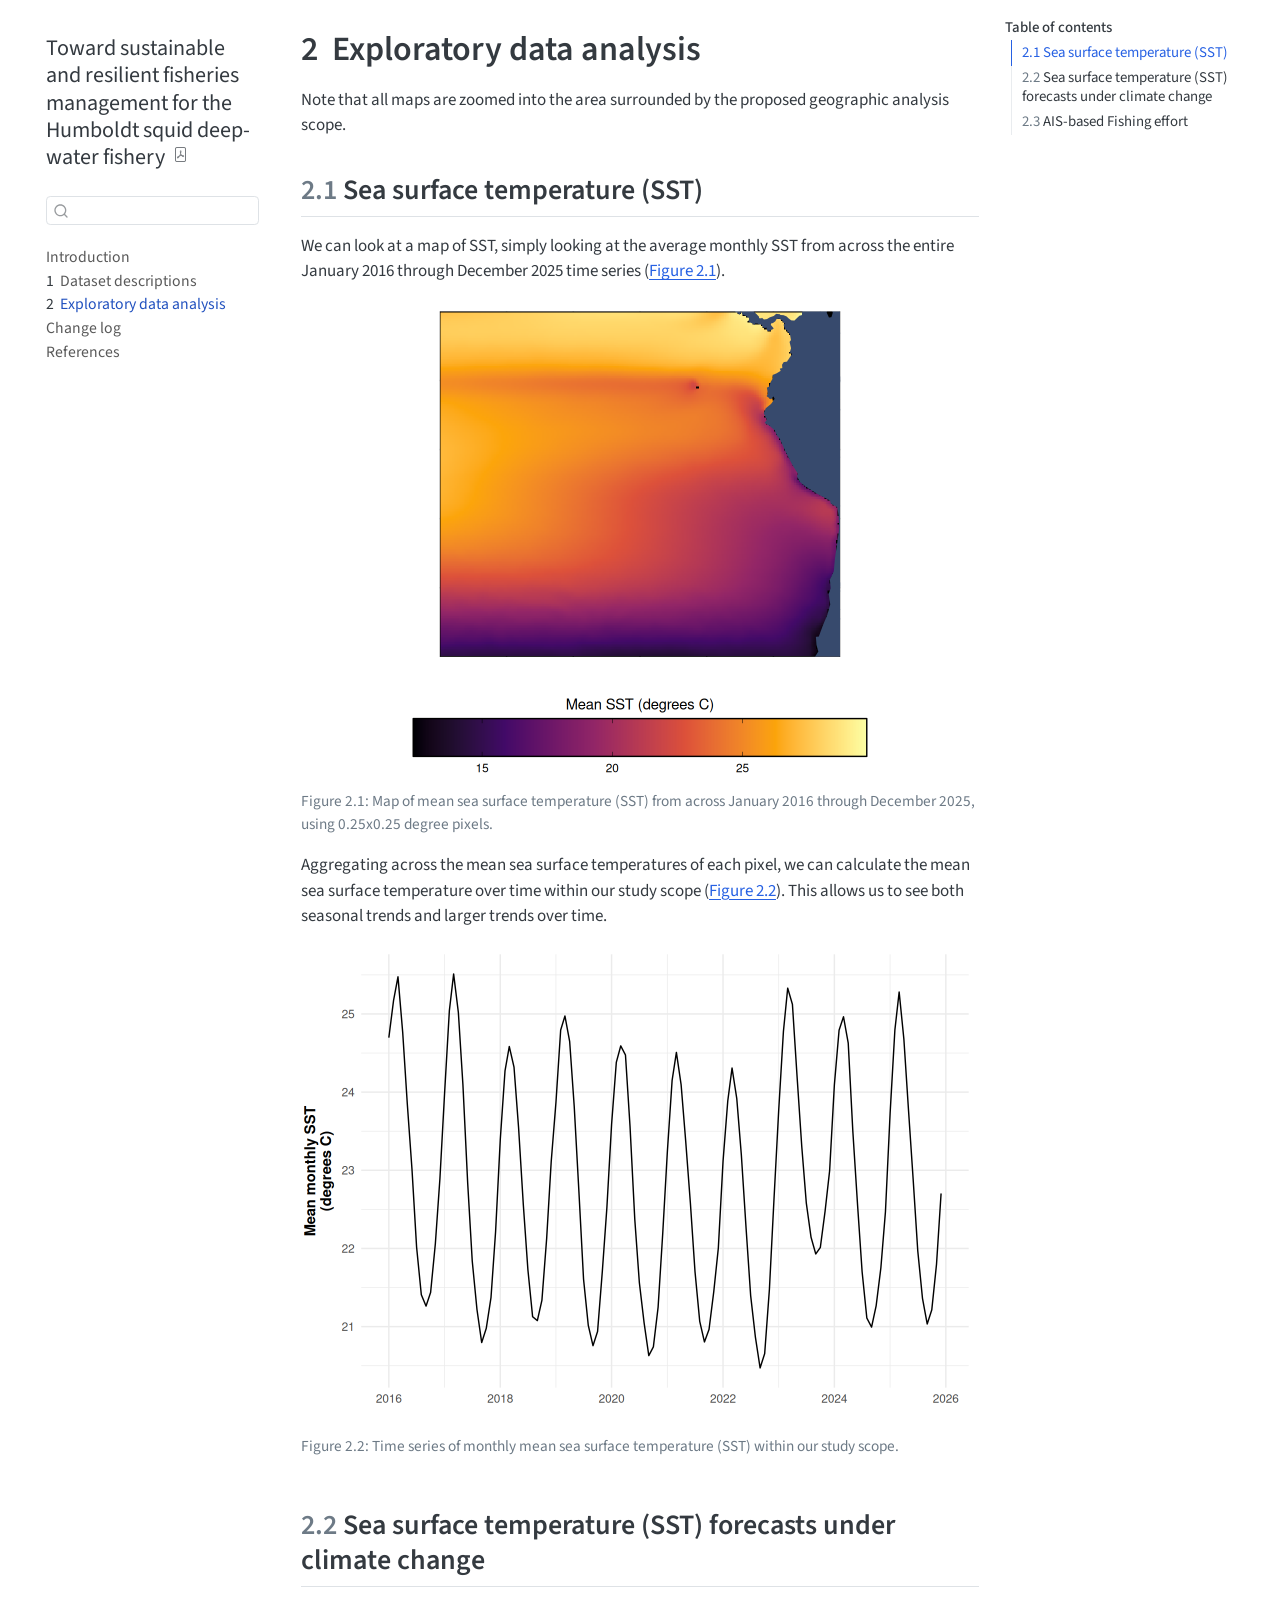
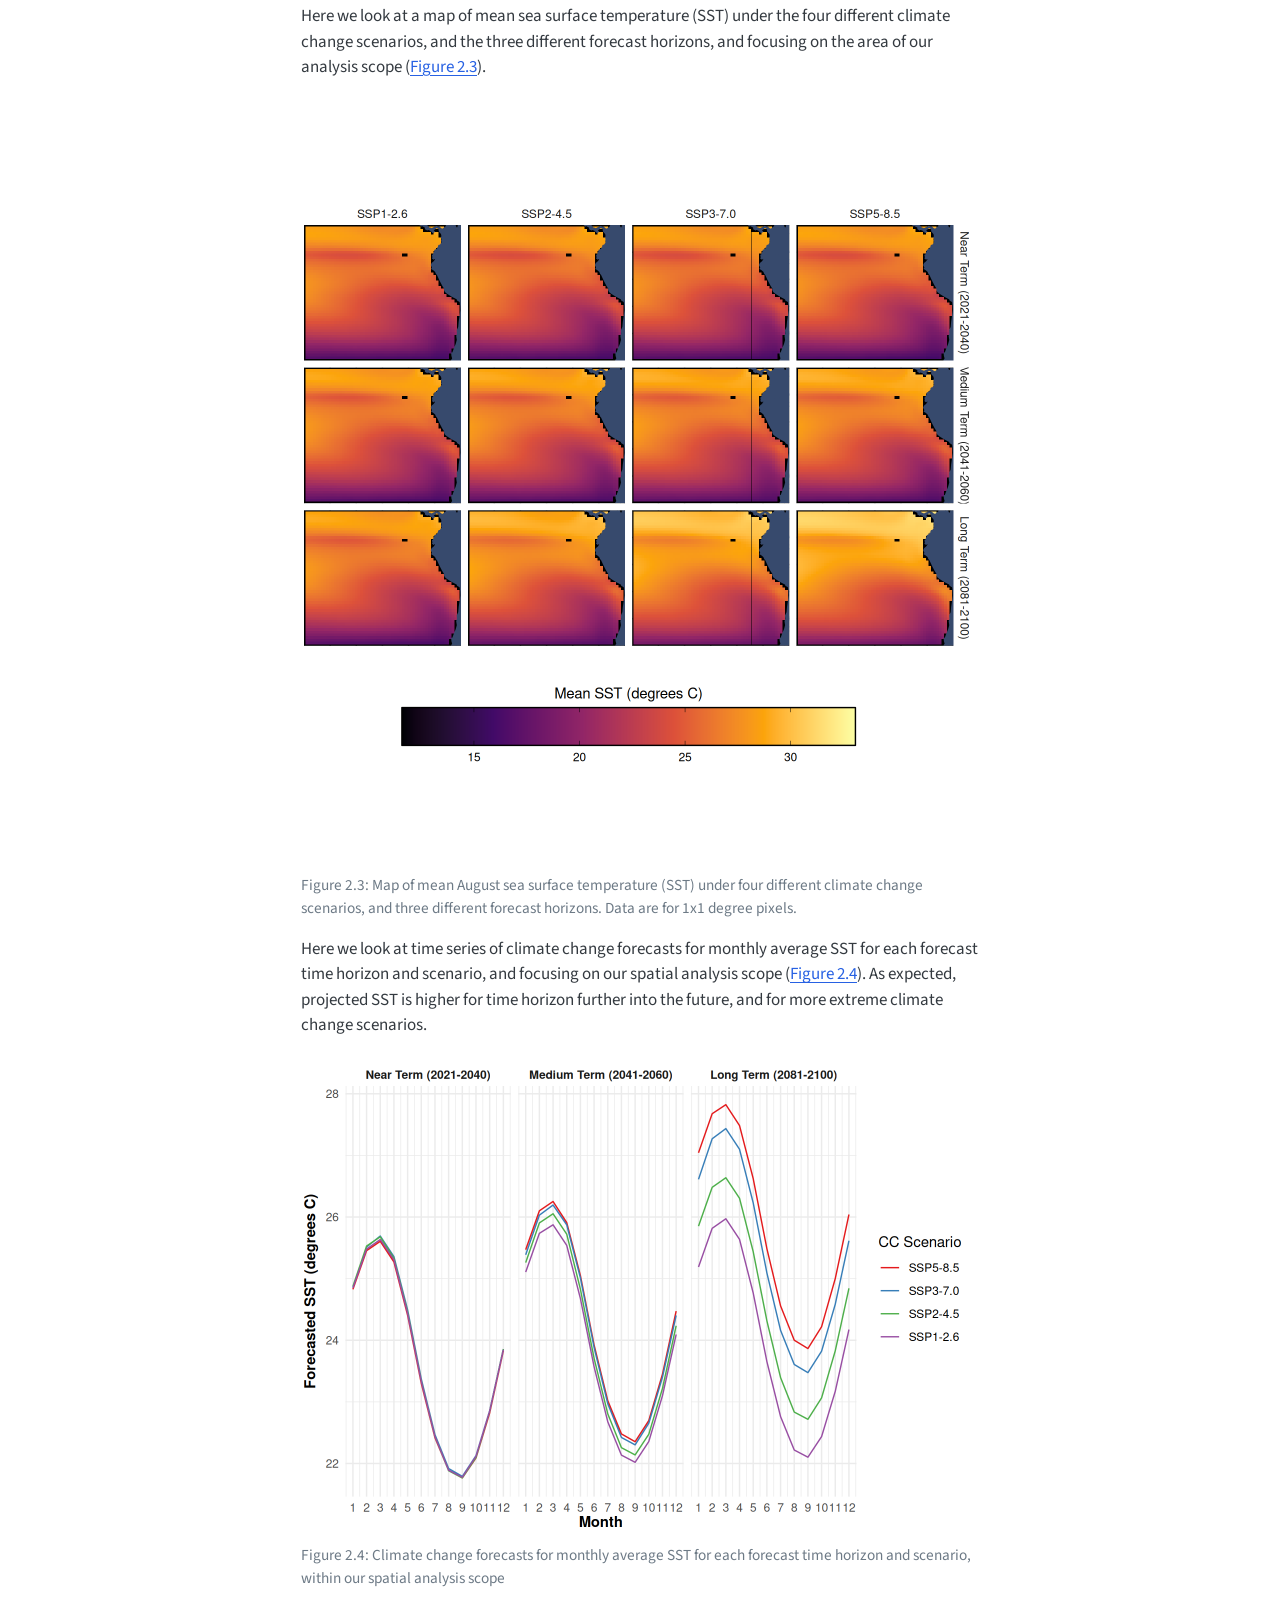
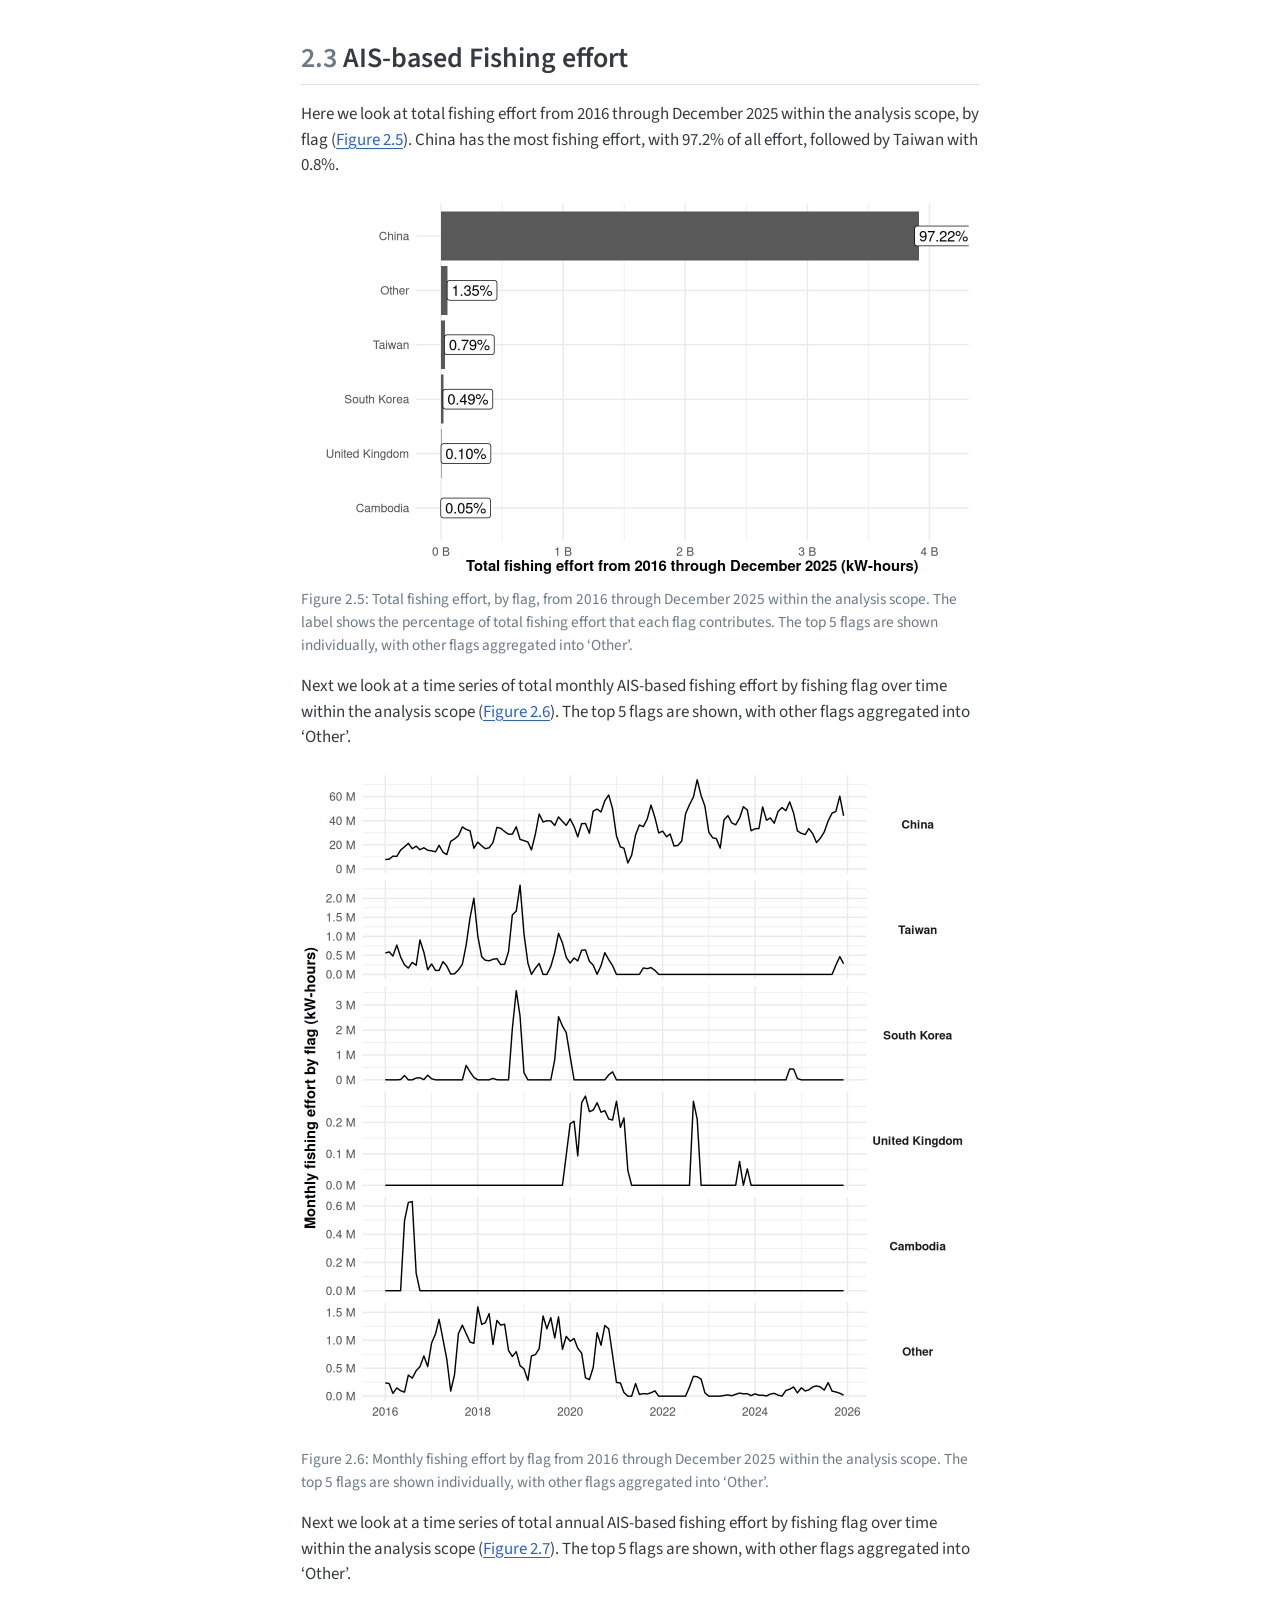
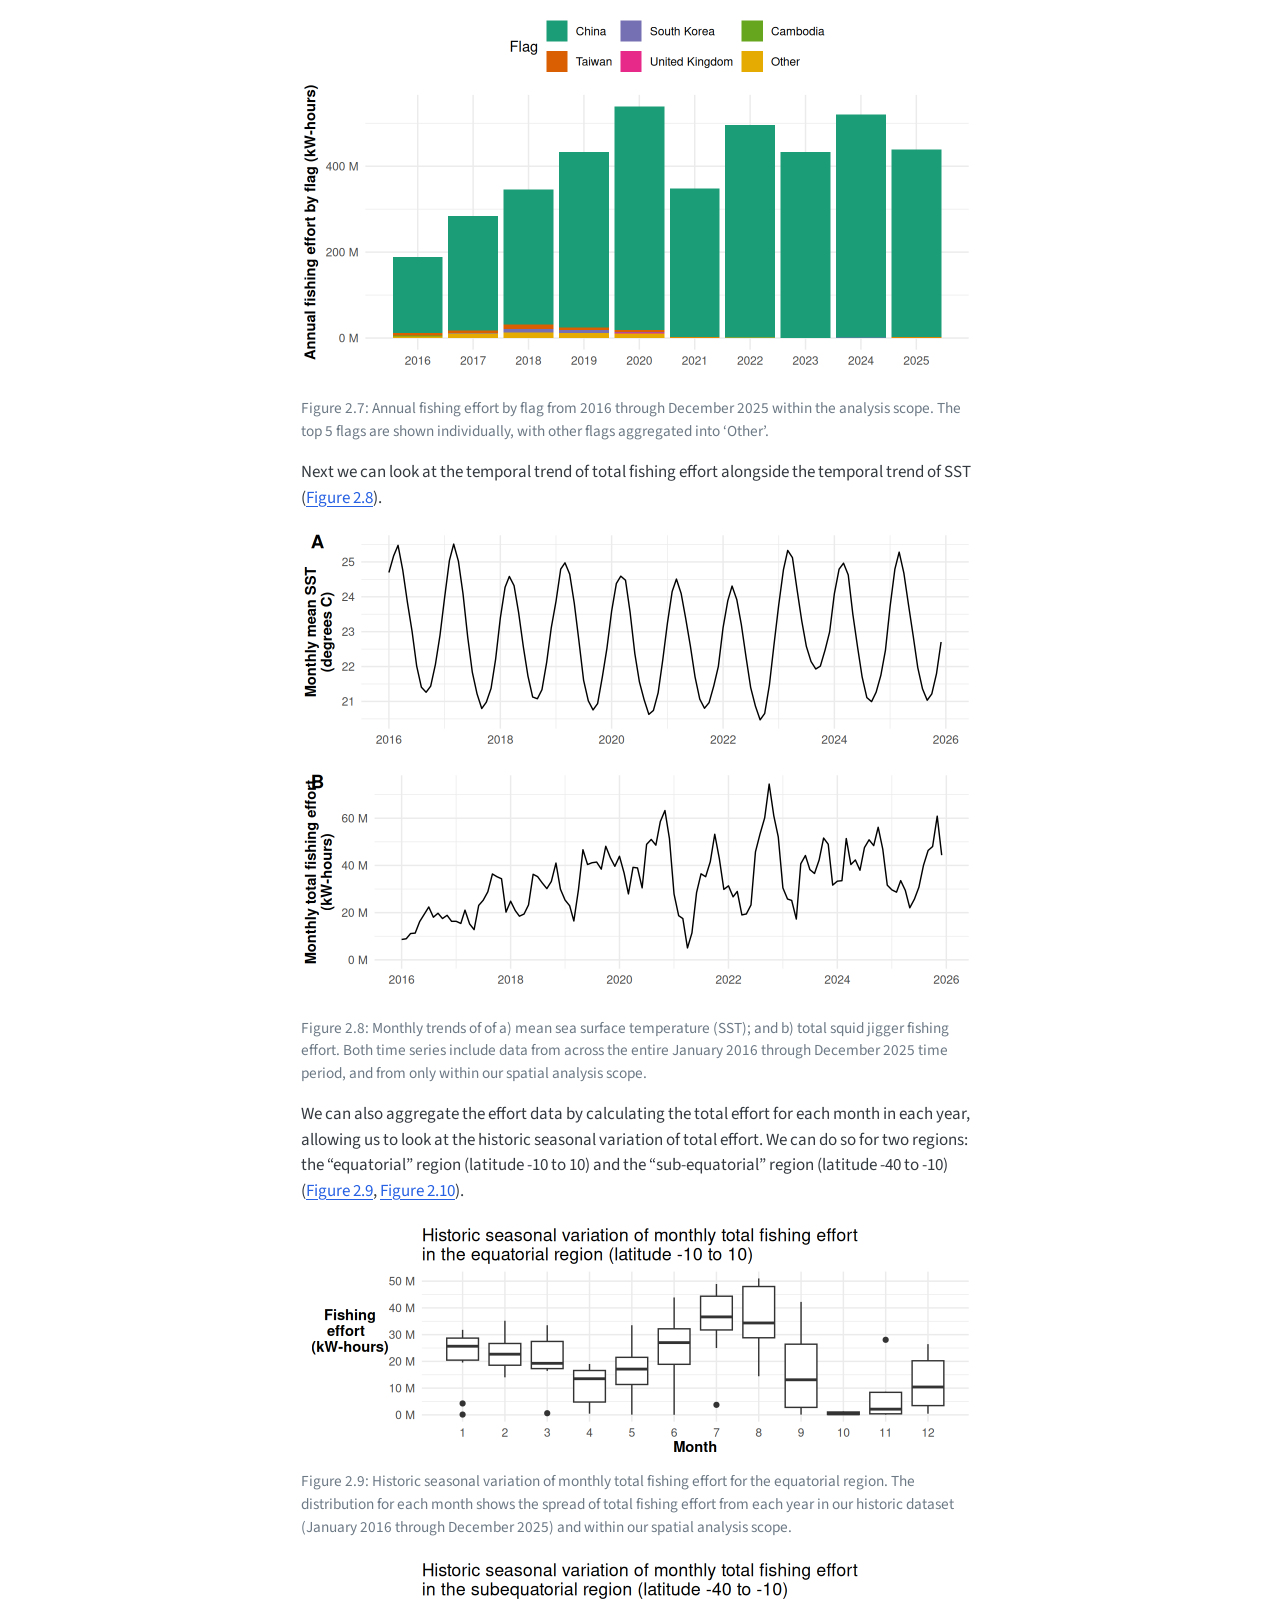
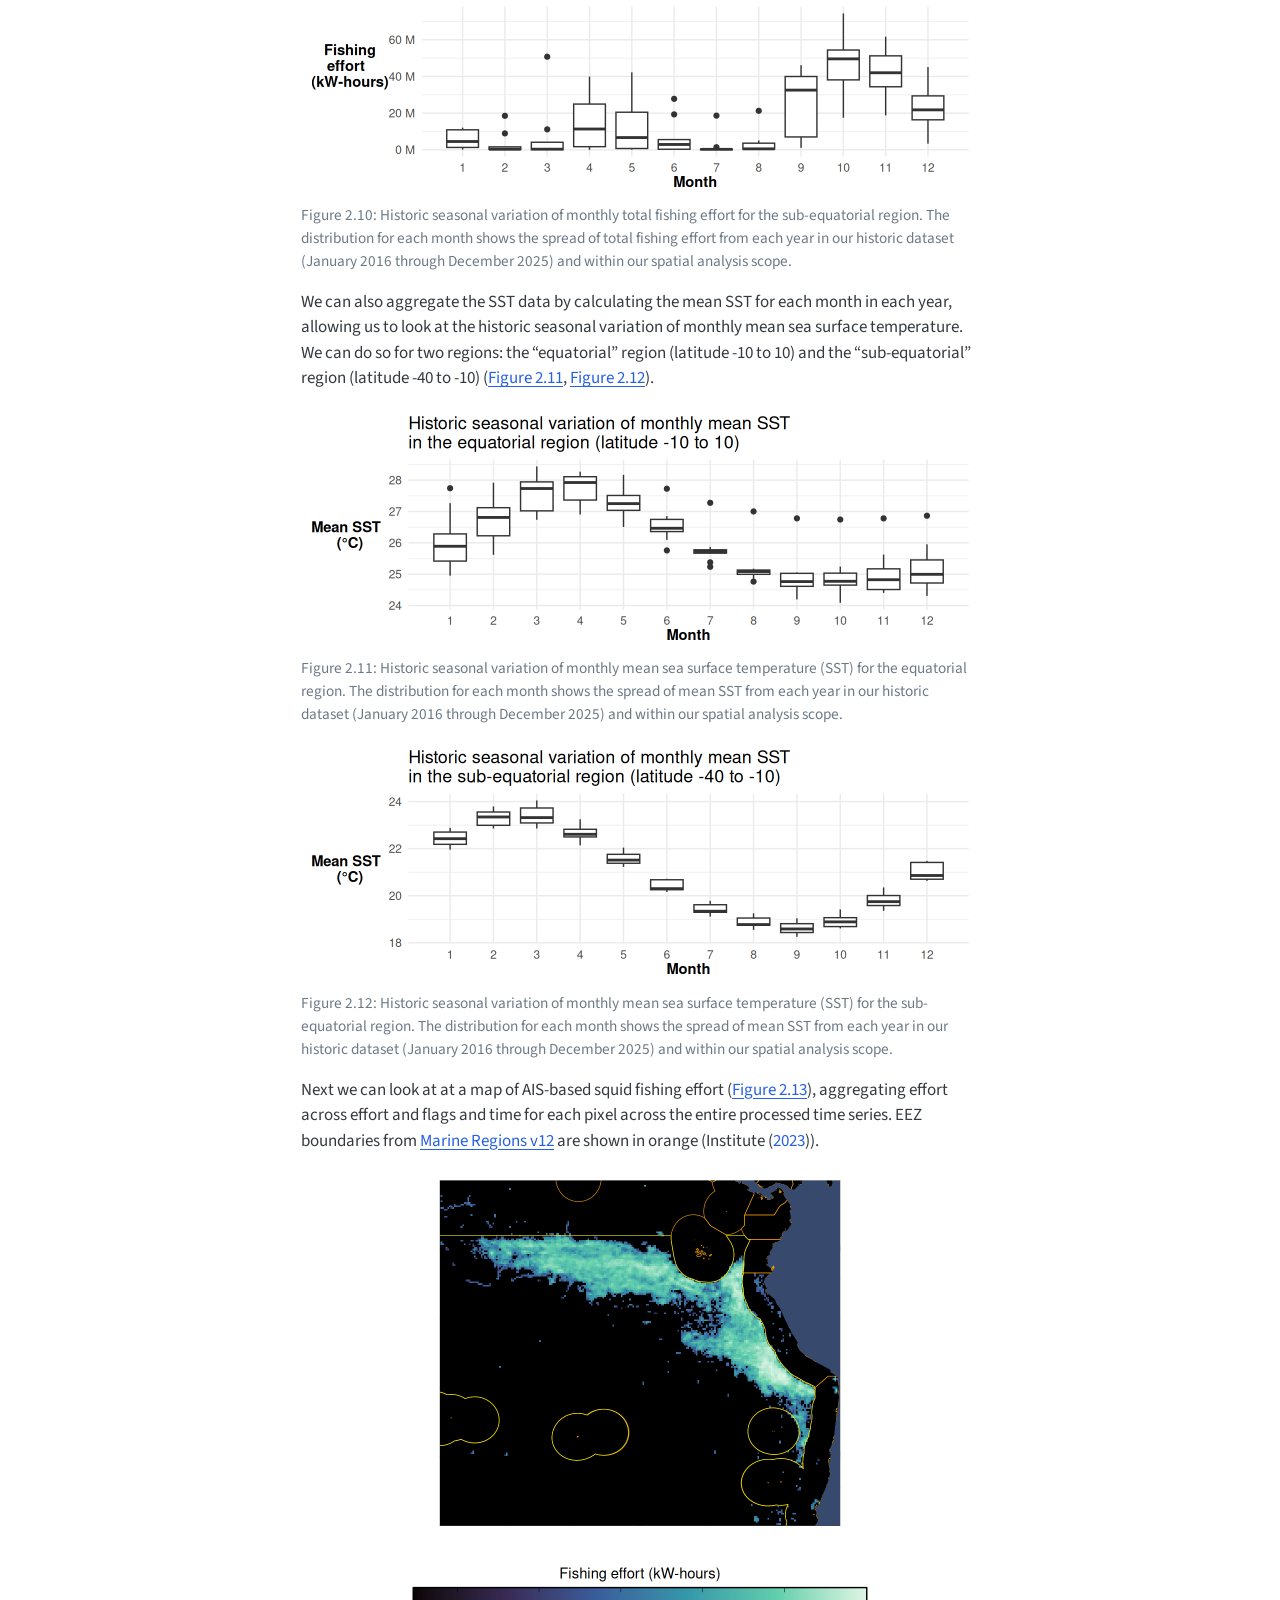
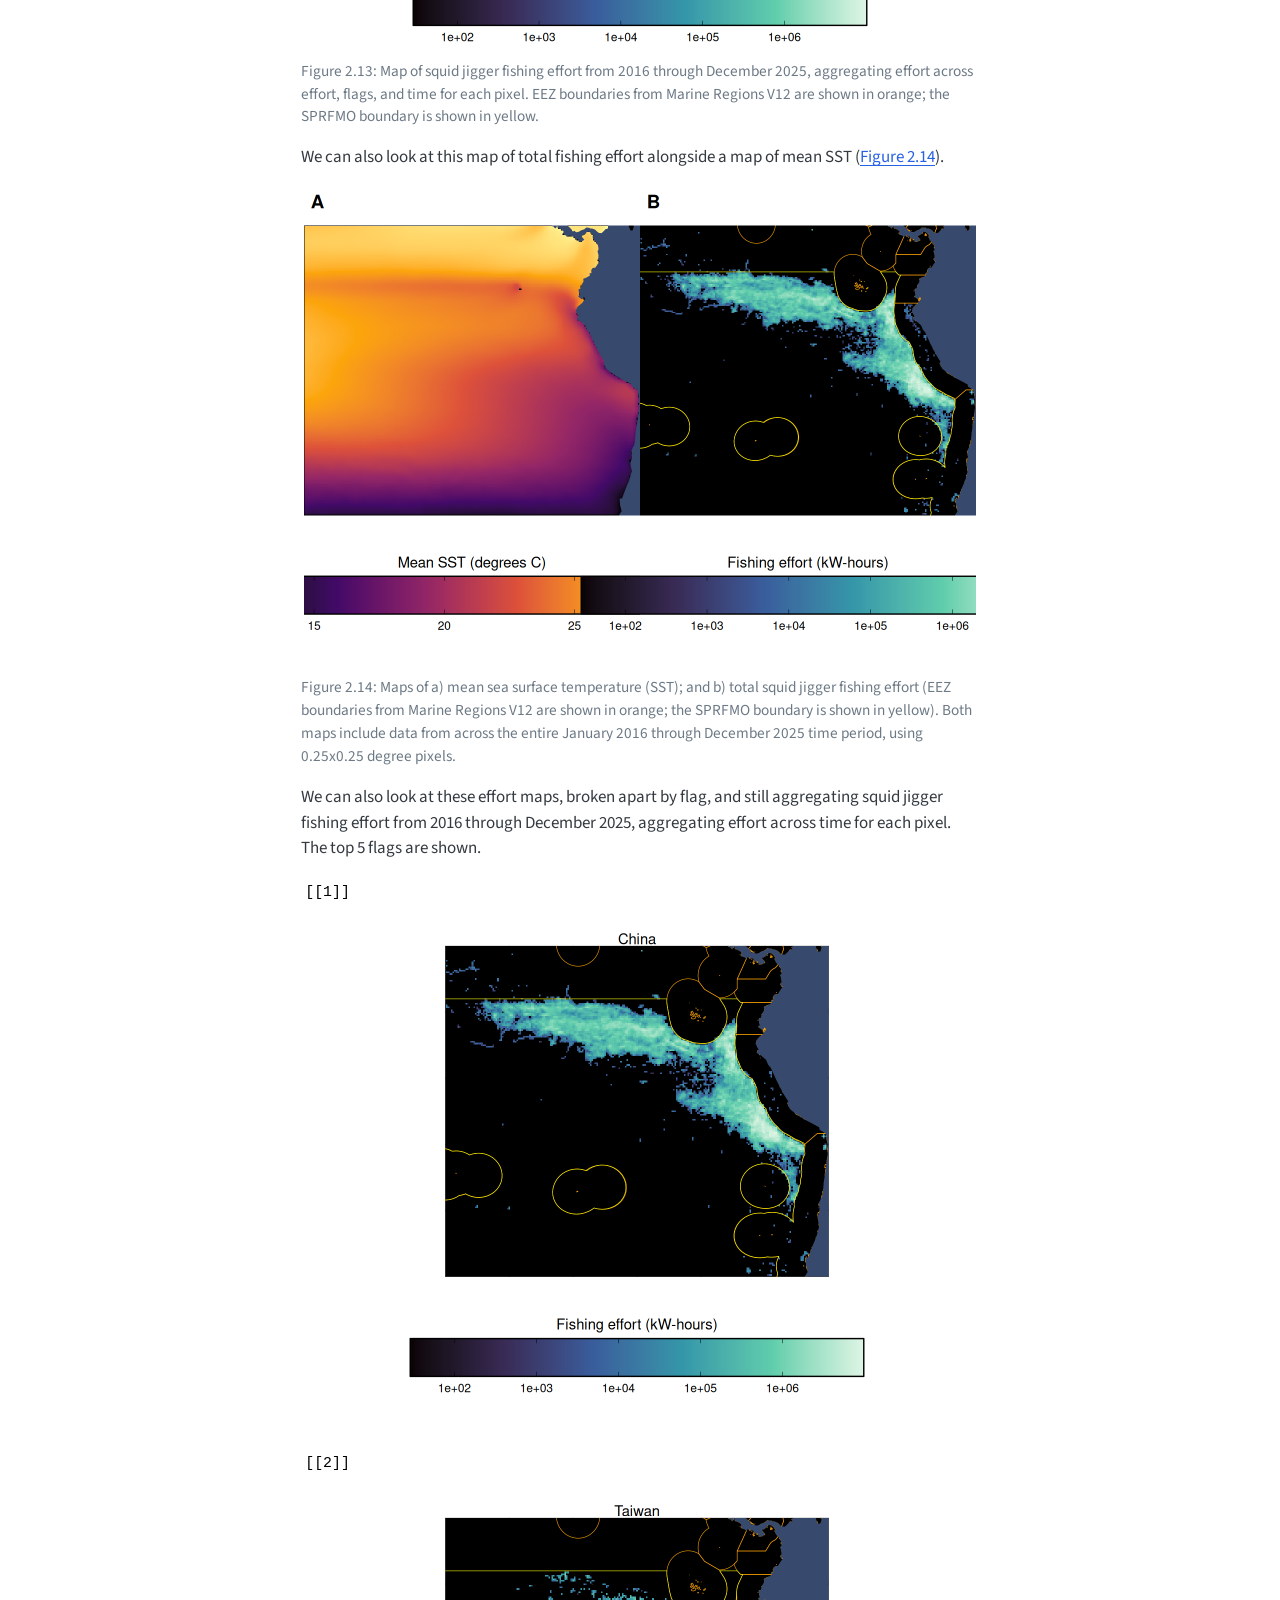
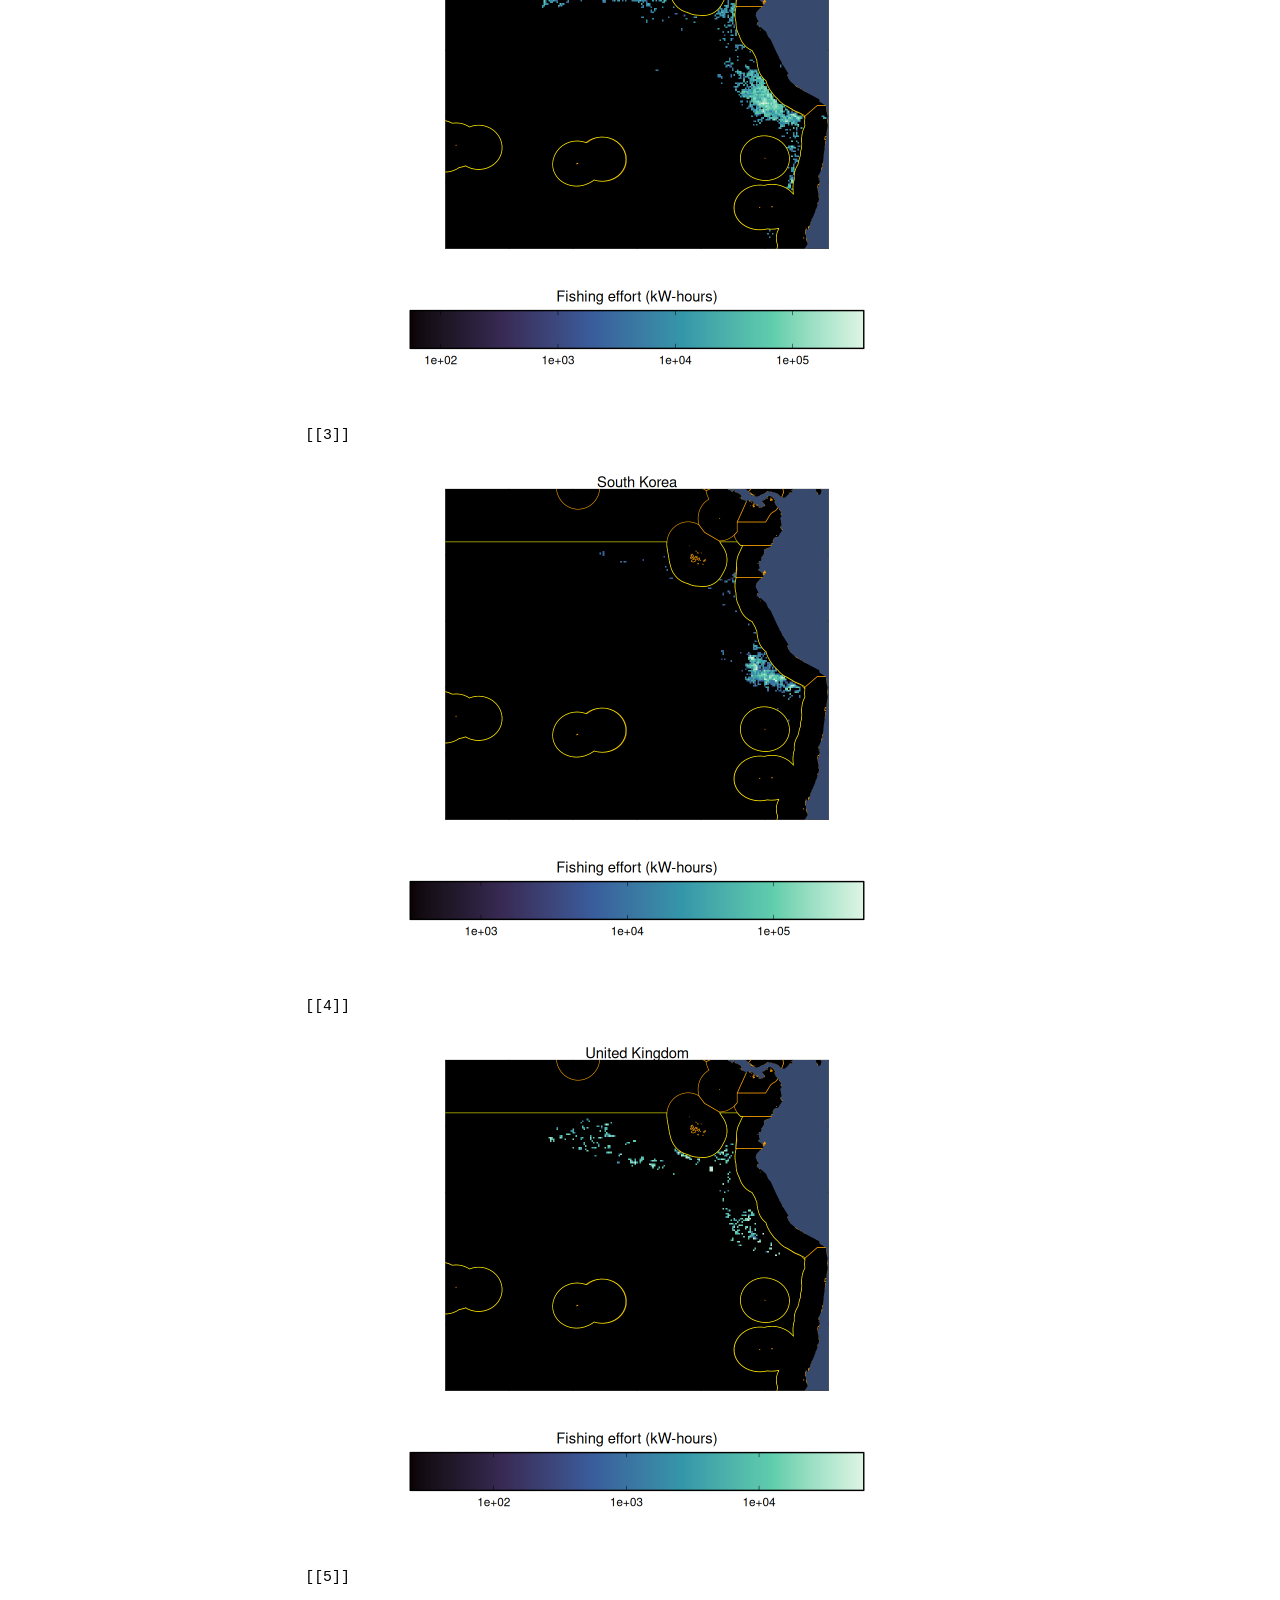
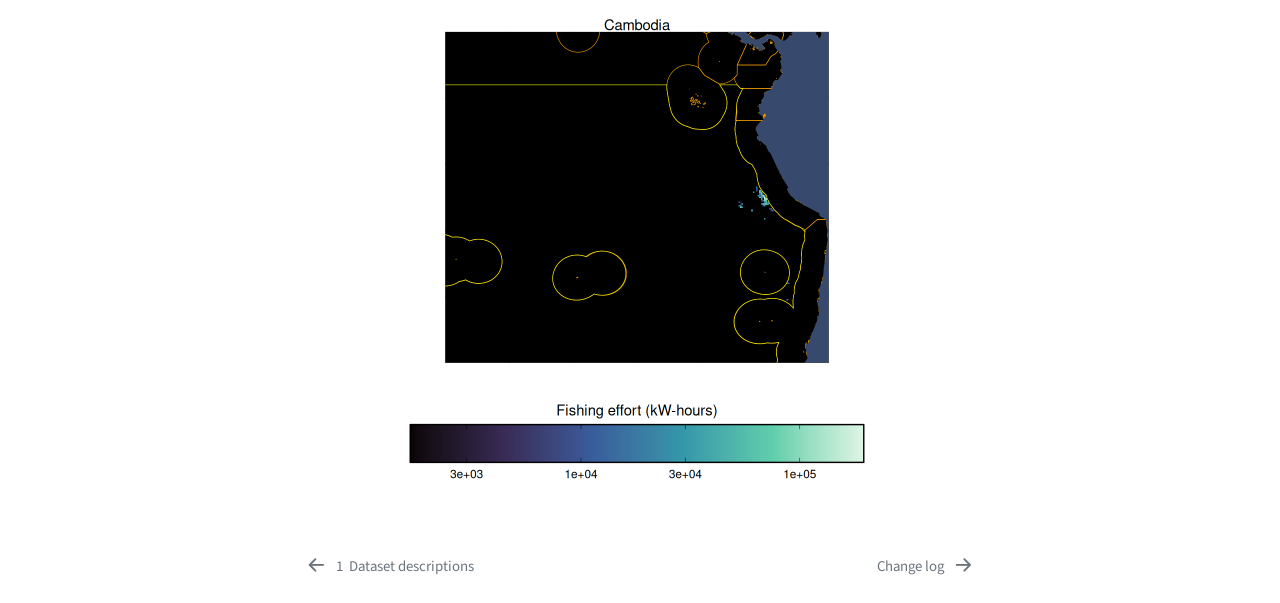
<file: docs/eda.html>
<!DOCTYPE html>
<html xmlns="http://www.w3.org/1999/xhtml" lang="en" xml:lang="en"><head>

<meta charset="utf-8">
<meta name="generator" content="quarto-1.11.9">

<meta name="viewport" content="width=device-width, initial-scale=1.0, user-scalable=yes">


<title>2&nbsp; Exploratory data analysis – Toward sustainable and resilient fisheries management for the Humboldt squid deep-water fishery</title>
<style>
/* Default styles provided by pandoc.
** See https://pandoc.org/MANUAL.html#variables-for-html for config info.
*/
span.smallcaps{font-variant: small-caps;}
div.columns{display: flex; gap: 1.5em;}
div.column{flex: auto;}
@media screen {
div.columns{gap: min(4vw, 1.5em);}
div.column{overflow-x: auto;}
}
div.hanging-indent{margin-left: 1.5em; text-indent: -1.5em;}
ul.task-list{list-style: none;}
ul.task-list li input[type="checkbox"] {
  width: 0.8em;
  margin: 0 0.8em 0.2em -1em; /* quarto-specific, see https://github.com/quarto-dev/quarto-cli/issues/4556 */ 
  vertical-align: middle;
}
/* CSS for citations */
div.csl-bib-body { }
div.csl-entry {
  clear: both;
}
.hanging-indent div.csl-entry {
  margin-left:2em;
  text-indent:-2em;
}
div.csl-left-margin {
  min-width:2em;
  float:left;
}
div.csl-right-inline {
  margin-left:2em;
  padding-left:1em;
}
div.csl-indent {
  margin-left: 2em;
}</style>


<script src="site_libs/quarto-nav/quarto-nav.js"></script>
<script src="site_libs/quarto-nav/headroom.min.js"></script>
<script src="site_libs/clipboard/clipboard.min.js"></script>
<script src="site_libs/quarto-search/autocomplete.umd.js"></script>
<script src="site_libs/quarto-search/fuse.min.js"></script>
<script src="site_libs/quarto-search/quarto-search.js"></script>
<meta name="quarto:offset" content="./">
<link href="./changelog.html" rel="next">
<link href="./data.html" rel="prev">
<script src="site_libs/quarto-html/quarto.js" type="module"></script>
<script src="site_libs/quarto-html/tabsets/tabsets.js" type="module"></script>
<script src="site_libs/quarto-html/scrollable-regions/scrollable-regions.js" type="module"></script>
<script src="site_libs/quarto-html/popper.min.js"></script>
<script src="site_libs/quarto-html/tippy.umd.min.js"></script>
<script src="site_libs/quarto-html/anchor.min.js"></script>
<link href="site_libs/quarto-html/tippy.css" rel="stylesheet">
<link href="site_libs/quarto-html/quarto-syntax-highlighting-63b5708e65d6cd79cd7618c58d0c21e7.css" rel="stylesheet" id="quarto-text-highlighting-styles">
<script src="site_libs/bootstrap/bootstrap.min.js"></script>
<link href="site_libs/bootstrap/bootstrap-icons.css" rel="stylesheet">
<link href="site_libs/bootstrap/bootstrap-80ac9c3d635ee5c65827b028e98ecd15.min.css" rel="stylesheet" append-hash="true" id="quarto-bootstrap" data-mode="light">
<script id="quarto-search-options" type="application/json">{
  "location": "sidebar",
  "copy-button": false,
  "collapse-after": 3,
  "panel-placement": "start",
  "type": "textbox",
  "limit": 50,
  "keyboard-shortcut": [
    "f",
    "/",
    "s"
  ],
  "show-item-context": false,
  "language": {
    "search-no-results-text": "No results",
    "search-matching-documents-text": "matching documents",
    "search-copy-link-title": "Copy link to search",
    "search-hide-matches-text": "Hide additional matches",
    "search-more-match-text": "more match in this document",
    "search-more-matches-text": "more matches in this document",
    "search-clear-button-title": "Clear",
    "search-text-placeholder": "",
    "search-detached-cancel-button-title": "Cancel",
    "search-submit-button-title": "Submit",
    "search-label": "Search"
  }
}</script>


</head>

<body class="nav-sidebar floating quarto-light"><a id="quarto-skip-link" class="visually-hidden-focusable" href="#quarto-document-content">Skip to main content</a>

<div id="quarto-search-results"></div>
  <header id="quarto-header" class="headroom fixed-top">
  <nav class="quarto-secondary-nav" aria-label="Toolbar">
    <div class="container-fluid d-flex">
      <button type="button" class="quarto-btn-toggle btn" data-bs-toggle="collapse" role="button" data-bs-target=".quarto-sidebar-collapse-item" aria-controls="quarto-sidebar" aria-expanded="false" aria-label="Toggle sidebar navigation" onclick="if (window.quartoToggleHeadroom) { window.quartoToggleHeadroom(); }">
        <i class="bi bi-layout-text-sidebar-reverse"></i>
      </button>
        <nav class="quarto-page-breadcrumbs" aria-label="Breadcrumbs"><ol class="breadcrumb"><li class="breadcrumb-item"><a href="./eda.html"><span class="chapter-number">2</span>&nbsp; <span class="chapter-title">Exploratory data analysis</span></a></li></ol></nav>
        <a class="flex-grow-1" data-bs-toggle="collapse" data-bs-target=".quarto-sidebar-collapse-item" onclick="if (window.quartoToggleHeadroom) { window.quartoToggleHeadroom(); }">      
        </a>
      <button type="button" class="btn quarto-search-button" aria-label="Search" onclick="window.quartoOpenSearch();">
        <i class="bi bi-search"></i>
      </button>
    </div>
  </nav>
</header>
<!-- content -->
<div id="quarto-content" class="quarto-container page-columns page-rows-contents page-layout-article">
<!-- sidebar -->
  <nav id="quarto-sidebar" class="sidebar collapse collapse-horizontal quarto-sidebar-collapse-item sidebar-navigation floating overflow-auto" aria-label="Site">
    <div class="pt-lg-2 mt-2 text-left sidebar-header">
    <div class="sidebar-title mb-0 py-0">
      <a href="./">Toward sustainable and resilient fisheries management for the Humboldt squid deep-water fishery</a> 
        <div class="sidebar-tools-main">
    <a href="./Toward-sustainable-and-resilient-fisheries-management-for-the-Humboldt-squid-deep-water-fishery.pdf" title="Download PDF" class="quarto-navigation-tool px-1" aria-label="Download PDF"><i class="bi bi-file-pdf"></i></a>
</div>
    </div>
      </div>
        <div class="mt-2 flex-shrink-0 align-items-center">
        <div class="sidebar-search">
        <div id="quarto-search" class="" title="Search"></div>
        </div>
        </div>
    <div class="sidebar-menu-container"> 
    <ul class="list-unstyled mt-1">
        <li class="sidebar-item">
  <div class="sidebar-item-container"> 
  <a href="./index.html" class="sidebar-item-text sidebar-link">
 <span class="menu-text">Introduction</span></a>
  </div>
</li>
        <li class="sidebar-item">
  <div class="sidebar-item-container"> 
  <a href="./data.html" class="sidebar-item-text sidebar-link">
 <span class="menu-text"><span class="chapter-number">1</span>&nbsp; <span class="chapter-title">Dataset descriptions</span></span></a>
  </div>
</li>
        <li class="sidebar-item">
  <div class="sidebar-item-container"> 
  <a href="./eda.html" class="sidebar-item-text sidebar-link active">
 <span class="menu-text"><span class="chapter-number">2</span>&nbsp; <span class="chapter-title">Exploratory data analysis</span></span></a>
  </div>
</li>
        <li class="sidebar-item">
  <div class="sidebar-item-container"> 
  <a href="./changelog.html" class="sidebar-item-text sidebar-link">
 <span class="menu-text">Change log</span></a>
  </div>
</li>
        <li class="sidebar-item">
  <div class="sidebar-item-container"> 
  <a href="./references.html" class="sidebar-item-text sidebar-link">
 <span class="menu-text">References</span></a>
  </div>
</li>
    </ul>
    </div>
</nav>
<div id="quarto-sidebar-glass" class="quarto-sidebar-collapse-item" data-bs-toggle="collapse" data-bs-target=".quarto-sidebar-collapse-item"></div>
<!-- margin-sidebar -->
    <div id="quarto-margin-sidebar" class="sidebar margin-sidebar">
        <nav id="TOC" role="doc-toc" aria-labelledby="toc-title" class="toc-active">
    <h2 id="toc-title">Table of contents</h2>
   
  <ul>
  <li><a href="#sea-surface-temperature-sst" id="toc-sea-surface-temperature-sst" class="nav-link active" data-scroll-target="#sea-surface-temperature-sst"><span class="header-section-number">2.1</span> Sea surface temperature (SST)</a></li>
  <li><a href="#sea-surface-temperature-sst-forecasts-under-climate-change" id="toc-sea-surface-temperature-sst-forecasts-under-climate-change" class="nav-link" data-scroll-target="#sea-surface-temperature-sst-forecasts-under-climate-change"><span class="header-section-number">2.2</span> Sea surface temperature (SST) forecasts under climate change</a></li>
  <li><a href="#ais-based-fishing-effort" id="toc-ais-based-fishing-effort" class="nav-link" data-scroll-target="#ais-based-fishing-effort"><span class="header-section-number">2.3</span> AIS-based Fishing effort</a></li>
  </ul>
</nav>
    </div>
<!-- main -->
<main class="content" id="quarto-document-content" tabindex="-1">

<header id="title-block-header" class="quarto-title-block default">
<div class="quarto-title">
<h1 class="title"><span id="sec-eda" class="quarto-section-identifier"><span class="chapter-number">2</span>&nbsp; <span class="chapter-title">Exploratory data analysis</span></span></h1>
</div>



<div class="quarto-title-meta">

    
  
    
  </div>
  


</header>


<p>Note that all maps are zoomed into the area surrounded by the proposed geographic analysis scope.</p>
<section id="sea-surface-temperature-sst" class="level2" data-number="2.1">
<h2 data-number="2.1" class="anchored" data-anchor-id="sea-surface-temperature-sst"><span class="header-section-number">2.1</span> Sea surface temperature (SST)</h2>
<p>We can look at a map of SST, simply looking at the average monthly SST from across the entire January 2016 through December 2025 time series (<a href="#fig-sst-map" class="quarto-xref">Figure&nbsp;<span>2.1</span></a>).</p>
<div class="cell">
<div class="cell-output-display">
<div id="fig-sst-map" class="quarto-float quarto-figure quarto-figure-center anchored">
<figure class="quarto-float quarto-float-fig figure">
<div aria-describedby="fig-sst-map-caption-0ceaefa1-69ba-4598-a22c-09a6ac19f8ca">
<img src="eda_files/figure-html/fig-sst-map-1.png" class="img-fluid figure-img" width="672">
</div>
<figcaption class="quarto-float-caption-bottom quarto-float-caption quarto-float-fig" id="fig-sst-map-caption-0ceaefa1-69ba-4598-a22c-09a6ac19f8ca">
Figure&nbsp;2.1: Map of mean sea surface temperature (SST) from across January 2016 through December 2025, using 0.25x0.25 degree pixels.
</figcaption>
</figure>
</div>
</div>
</div>
<p>Aggregating across the mean sea surface temperatures of each pixel, we can calculate the mean sea surface temperature over time within our study scope (<a href="#fig-sst-time-series" class="quarto-xref">Figure&nbsp;<span>2.2</span></a>). This allows us to see both seasonal trends and larger trends over time.</p>
<div class="cell">
<div class="cell-output-display">
<div id="fig-sst-time-series" class="quarto-float quarto-figure quarto-figure-center anchored">
<figure class="quarto-float quarto-float-fig figure">
<div aria-describedby="fig-sst-time-series-caption-0ceaefa1-69ba-4598-a22c-09a6ac19f8ca">
<img src="eda_files/figure-html/fig-sst-time-series-1.png" class="img-fluid figure-img" width="672">
</div>
<figcaption class="quarto-float-caption-bottom quarto-float-caption quarto-float-fig" id="fig-sst-time-series-caption-0ceaefa1-69ba-4598-a22c-09a6ac19f8ca">
Figure&nbsp;2.2: Time series of monthly mean sea surface temperature (SST) within our study scope.
</figcaption>
</figure>
</div>
</div>
</div>
</section>
<section id="sea-surface-temperature-sst-forecasts-under-climate-change" class="level2" data-number="2.2">
<h2 data-number="2.2" class="anchored" data-anchor-id="sea-surface-temperature-sst-forecasts-under-climate-change"><span class="header-section-number">2.2</span> Sea surface temperature (SST) forecasts under climate change</h2>
<p>Here we look at a map of mean sea surface temperature (SST) under the four different climate change scenarios, and the three different forecast horizons, and focusing on the area of our analysis scope (<a href="#fig-sst-map-cc-scenarios" class="quarto-xref">Figure&nbsp;<span>2.3</span></a>).</p>
<div class="cell">
<div class="cell-output-display">
<div id="fig-sst-map-cc-scenarios" class="quarto-float quarto-figure quarto-figure-center anchored">
<figure class="quarto-float quarto-float-fig figure">
<div aria-describedby="fig-sst-map-cc-scenarios-caption-0ceaefa1-69ba-4598-a22c-09a6ac19f8ca">
<img src="eda_files/figure-html/fig-sst-map-cc-scenarios-1.png" class="img-fluid figure-img" width="672">
</div>
<figcaption class="quarto-float-caption-bottom quarto-float-caption quarto-float-fig" id="fig-sst-map-cc-scenarios-caption-0ceaefa1-69ba-4598-a22c-09a6ac19f8ca">
Figure&nbsp;2.3: Map of mean August sea surface temperature (SST) under four different climate change scenarios, and three different forecast horizons. Data are for 1x1 degree pixels.
</figcaption>
</figure>
</div>
</div>
</div>
<p>Here we look at time series of climate change forecasts for monthly average SST for each forecast time horizon and scenario, and focusing on our spatial analysis scope (<a href="#fig-sst-cc-forecasts-time-series" class="quarto-xref">Figure&nbsp;<span>2.4</span></a>). As expected, projected SST is higher for time horizon further into the future, and for more extreme climate change scenarios.</p>
<div class="cell">
<div class="cell-output-display">
<div id="fig-sst-cc-forecasts-time-series" class="quarto-float quarto-figure quarto-figure-center anchored">
<figure class="quarto-float quarto-float-fig figure">
<div aria-describedby="fig-sst-cc-forecasts-time-series-caption-0ceaefa1-69ba-4598-a22c-09a6ac19f8ca">
<img src="eda_files/figure-html/fig-sst-cc-forecasts-time-series-1.png" class="img-fluid figure-img" width="672">
</div>
<figcaption class="quarto-float-caption-bottom quarto-float-caption quarto-float-fig" id="fig-sst-cc-forecasts-time-series-caption-0ceaefa1-69ba-4598-a22c-09a6ac19f8ca">
Figure&nbsp;2.4: Climate change forecasts for monthly average SST for each forecast time horizon and scenario, within our spatial analysis scope
</figcaption>
</figure>
</div>
</div>
</div>
</section>
<section id="ais-based-fishing-effort" class="level2" data-number="2.3">
<h2 data-number="2.3" class="anchored" data-anchor-id="ais-based-fishing-effort"><span class="header-section-number">2.3</span> AIS-based Fishing effort</h2>
<p>Here we look at total fishing effort from 2016 through December 2025 within the analysis scope, by flag (<a href="#fig-effort-bar-plot" class="quarto-xref">Figure&nbsp;<span>2.5</span></a>). China has the most fishing effort, with 97.2% of all effort, followed by Taiwan with 0.8%.</p>
<div class="cell">
<div class="cell-output-display">
<div id="fig-effort-bar-plot" class="quarto-float quarto-figure quarto-figure-center anchored">
<figure class="quarto-float quarto-float-fig figure">
<div aria-describedby="fig-effort-bar-plot-caption-0ceaefa1-69ba-4598-a22c-09a6ac19f8ca">
<img src="eda_files/figure-html/fig-effort-bar-plot-1.png" class="img-fluid figure-img" width="672">
</div>
<figcaption class="quarto-float-caption-bottom quarto-float-caption quarto-float-fig" id="fig-effort-bar-plot-caption-0ceaefa1-69ba-4598-a22c-09a6ac19f8ca">
Figure&nbsp;2.5: Total fishing effort, by flag, from 2016 through December 2025 within the analysis scope. The label shows the percentage of total fishing effort that each flag contributes. The top 5 flags are shown individually, with other flags aggregated into ‘Other’.
</figcaption>
</figure>
</div>
</div>
</div>
<p>Next we look at a time series of total monthly AIS-based fishing effort by fishing flag over time within the analysis scope (<a href="#fig-effort-time-series" class="quarto-xref">Figure&nbsp;<span>2.6</span></a>). The top 5 flags are shown, with other flags aggregated into ‘Other’.</p>
<div class="cell">
<div class="cell-output-display">
<div id="fig-effort-time-series" class="quarto-float quarto-figure quarto-figure-center anchored">
<figure class="quarto-float quarto-float-fig figure">
<div aria-describedby="fig-effort-time-series-caption-0ceaefa1-69ba-4598-a22c-09a6ac19f8ca">
<img src="eda_files/figure-html/fig-effort-time-series-1.png" class="img-fluid figure-img" width="672">
</div>
<figcaption class="quarto-float-caption-bottom quarto-float-caption quarto-float-fig" id="fig-effort-time-series-caption-0ceaefa1-69ba-4598-a22c-09a6ac19f8ca">
Figure&nbsp;2.6: Monthly fishing effort by flag from 2016 through December 2025 within the analysis scope. The top 5 flags are shown individually, with other flags aggregated into ‘Other’.
</figcaption>
</figure>
</div>
</div>
</div>
<p>Next we look at a time series of total annual AIS-based fishing effort by fishing flag over time within the analysis scope (<a href="#fig-effort-time-series-annual" class="quarto-xref">Figure&nbsp;<span>2.7</span></a>). The top 5 flags are shown, with other flags aggregated into ‘Other’.</p>
<div class="cell">
<div class="cell-output-display">
<div id="fig-effort-time-series-annual" class="quarto-float quarto-figure quarto-figure-center anchored">
<figure class="quarto-float quarto-float-fig figure">
<div aria-describedby="fig-effort-time-series-annual-caption-0ceaefa1-69ba-4598-a22c-09a6ac19f8ca">
<img src="eda_files/figure-html/fig-effort-time-series-annual-1.png" class="img-fluid figure-img" width="672">
</div>
<figcaption class="quarto-float-caption-bottom quarto-float-caption quarto-float-fig" id="fig-effort-time-series-annual-caption-0ceaefa1-69ba-4598-a22c-09a6ac19f8ca">
Figure&nbsp;2.7: Annual fishing effort by flag from 2016 through December 2025 within the analysis scope. The top 5 flags are shown individually, with other flags aggregated into ‘Other’.
</figcaption>
</figure>
</div>
</div>
</div>
<p>Next we can look at the temporal trend of total fishing effort alongside the temporal trend of SST (<a href="#fig-effort-sst-time-series" class="quarto-xref">Figure&nbsp;<span>2.8</span></a>).</p>
<div class="cell">
<div class="cell-output-display">
<div id="fig-effort-sst-time-series" class="quarto-float quarto-figure quarto-figure-center anchored">
<figure class="quarto-float quarto-float-fig figure">
<div aria-describedby="fig-effort-sst-time-series-caption-0ceaefa1-69ba-4598-a22c-09a6ac19f8ca">
<img src="eda_files/figure-html/fig-effort-sst-time-series-1.png" class="img-fluid figure-img" width="672">
</div>
<figcaption class="quarto-float-caption-bottom quarto-float-caption quarto-float-fig" id="fig-effort-sst-time-series-caption-0ceaefa1-69ba-4598-a22c-09a6ac19f8ca">
Figure&nbsp;2.8: Monthly trends of of a) mean sea surface temperature (SST); and b) total squid jigger fishing effort. Both time series include data from across the entire January 2016 through December 2025 time period, and from only within our spatial analysis scope.
</figcaption>
</figure>
</div>
</div>
</div>
<p>We can also aggregate the effort data by calculating the total effort for each month in each year, allowing us to look at the historic seasonal variation of total effort. We can do so for two regions: the “equatorial” region (latitude -10 to 10) and the “sub-equatorial” region (latitude -40 to -10) (<a href="#fig-effort-monthly-trends-by-region-equatorial" class="quarto-xref">Figure&nbsp;<span>2.9</span></a>, <a href="#fig-effort-monthly-trends-by-region-subequatorial" class="quarto-xref">Figure&nbsp;<span>2.10</span></a>).</p>
<div class="cell">
<div class="cell-output-display">
<div id="fig-effort-monthly-trends-by-region-equatorial" class="quarto-float quarto-figure quarto-figure-center anchored">
<figure class="quarto-float quarto-float-fig figure">
<div aria-describedby="fig-effort-monthly-trends-by-region-equatorial-caption-0ceaefa1-69ba-4598-a22c-09a6ac19f8ca">
<img src="eda_files/figure-html/fig-effort-monthly-trends-by-region-equatorial-1.png" class="img-fluid figure-img" width="672">
</div>
<figcaption class="quarto-float-caption-bottom quarto-float-caption quarto-float-fig" id="fig-effort-monthly-trends-by-region-equatorial-caption-0ceaefa1-69ba-4598-a22c-09a6ac19f8ca">
Figure&nbsp;2.9: Historic seasonal variation of monthly total fishing effort for the equatorial region. The distribution for each month shows the spread of total fishing effort from each year in our historic dataset (January 2016 through December 2025) and within our spatial analysis scope.
</figcaption>
</figure>
</div>
</div>
</div>
<div class="cell">
<div class="cell-output-display">
<div id="fig-effort-monthly-trends-by-region-subequatorial" class="quarto-float quarto-figure quarto-figure-center anchored">
<figure class="quarto-float quarto-float-fig figure">
<div aria-describedby="fig-effort-monthly-trends-by-region-subequatorial-caption-0ceaefa1-69ba-4598-a22c-09a6ac19f8ca">
<img src="eda_files/figure-html/fig-effort-monthly-trends-by-region-subequatorial-1.png" class="img-fluid figure-img" width="672">
</div>
<figcaption class="quarto-float-caption-bottom quarto-float-caption quarto-float-fig" id="fig-effort-monthly-trends-by-region-subequatorial-caption-0ceaefa1-69ba-4598-a22c-09a6ac19f8ca">
Figure&nbsp;2.10: Historic seasonal variation of monthly total fishing effort for the sub-equatorial region. The distribution for each month shows the spread of total fishing effort from each year in our historic dataset (January 2016 through December 2025) and within our spatial analysis scope.
</figcaption>
</figure>
</div>
</div>
</div>
<p>We can also aggregate the SST data by calculating the mean SST for each month in each year, allowing us to look at the historic seasonal variation of monthly mean sea surface temperature. We can do so for two regions: the “equatorial” region (latitude -10 to 10) and the “sub-equatorial” region (latitude -40 to -10) (<a href="#fig-sst-monthly-trends-by-region-equatorial" class="quarto-xref">Figure&nbsp;<span>2.11</span></a>, <a href="#fig-sst-monthly-trends-by-region-subequatorial" class="quarto-xref">Figure&nbsp;<span>2.12</span></a>).</p>
<div class="cell">
<div class="cell-output-display">
<div id="fig-sst-monthly-trends-by-region-equatorial" class="quarto-float quarto-figure quarto-figure-center anchored">
<figure class="quarto-float quarto-float-fig figure">
<div aria-describedby="fig-sst-monthly-trends-by-region-equatorial-caption-0ceaefa1-69ba-4598-a22c-09a6ac19f8ca">
<img src="eda_files/figure-html/fig-sst-monthly-trends-by-region-equatorial-1.png" class="img-fluid figure-img" width="672">
</div>
<figcaption class="quarto-float-caption-bottom quarto-float-caption quarto-float-fig" id="fig-sst-monthly-trends-by-region-equatorial-caption-0ceaefa1-69ba-4598-a22c-09a6ac19f8ca">
Figure&nbsp;2.11: Historic seasonal variation of monthly mean sea surface temperature (SST) for the equatorial region. The distribution for each month shows the spread of mean SST from each year in our historic dataset (January 2016 through December 2025) and within our spatial analysis scope.
</figcaption>
</figure>
</div>
</div>
</div>
<div class="cell">
<div class="cell-output-display">
<div id="fig-sst-monthly-trends-by-region-subequatorial" class="quarto-float quarto-figure quarto-figure-center anchored">
<figure class="quarto-float quarto-float-fig figure">
<div aria-describedby="fig-sst-monthly-trends-by-region-subequatorial-caption-0ceaefa1-69ba-4598-a22c-09a6ac19f8ca">
<img src="eda_files/figure-html/fig-sst-monthly-trends-by-region-subequatorial-1.png" class="img-fluid figure-img" width="672">
</div>
<figcaption class="quarto-float-caption-bottom quarto-float-caption quarto-float-fig" id="fig-sst-monthly-trends-by-region-subequatorial-caption-0ceaefa1-69ba-4598-a22c-09a6ac19f8ca">
Figure&nbsp;2.12: Historic seasonal variation of monthly mean sea surface temperature (SST) for the sub-equatorial region. The distribution for each month shows the spread of mean SST from each year in our historic dataset (January 2016 through December 2025) and within our spatial analysis scope.
</figcaption>
</figure>
</div>
</div>
</div>
<p>Next we can look at at a map of AIS-based squid fishing effort (<a href="#fig-effort-map" class="quarto-xref">Figure&nbsp;<span>2.13</span></a>), aggregating effort across effort and flags and time for each pixel across the entire processed time series. EEZ boundaries from <a href="https://www.marineregions.org/downloads.php">Marine Regions v12</a> are shown in orange (<span class="citation" data-cites="marineregionsv12">Institute (<a href="references.html#ref-marineregionsv12" role="doc-biblioref">2023</a>)</span>).</p>
<div class="cell">
<div class="cell-output-display">
<div id="fig-effort-map" class="quarto-float quarto-figure quarto-figure-center anchored">
<figure class="quarto-float quarto-float-fig figure">
<div aria-describedby="fig-effort-map-caption-0ceaefa1-69ba-4598-a22c-09a6ac19f8ca">
<img src="eda_files/figure-html/fig-effort-map-1.png" class="img-fluid figure-img" width="672">
</div>
<figcaption class="quarto-float-caption-bottom quarto-float-caption quarto-float-fig" id="fig-effort-map-caption-0ceaefa1-69ba-4598-a22c-09a6ac19f8ca">
Figure&nbsp;2.13: Map of squid jigger fishing effort from 2016 through December 2025, aggregating effort across effort, flags, and time for each pixel. EEZ boundaries from Marine Regions V12 are shown in orange; the SPRFMO boundary is shown in yellow.
</figcaption>
</figure>
</div>
</div>
</div>
<p>We can also look at this map of total fishing effort alongside a map of mean SST (<a href="#fig-effort-sst-map" class="quarto-xref">Figure&nbsp;<span>2.14</span></a>).</p>
<div class="cell">
<div class="cell-output-display">
<div id="fig-effort-sst-map" class="quarto-float quarto-figure quarto-figure-center anchored">
<figure class="quarto-float quarto-float-fig figure">
<div aria-describedby="fig-effort-sst-map-caption-0ceaefa1-69ba-4598-a22c-09a6ac19f8ca">
<img src="eda_files/figure-html/fig-effort-sst-map-1.png" class="img-fluid figure-img" width="672">
</div>
<figcaption class="quarto-float-caption-bottom quarto-float-caption quarto-float-fig" id="fig-effort-sst-map-caption-0ceaefa1-69ba-4598-a22c-09a6ac19f8ca">
Figure&nbsp;2.14: Maps of a) mean sea surface temperature (SST); and b) total squid jigger fishing effort (EEZ boundaries from Marine Regions V12 are shown in orange; the SPRFMO boundary is shown in yellow). Both maps include data from across the entire January 2016 through December 2025 time period, using 0.25x0.25 degree pixels.
</figcaption>
</figure>
</div>
</div>
</div>
<p>We can also look at these effort maps, broken apart by flag, and still aggregating squid jigger fishing effort from 2016 through December 2025, aggregating effort across time for each pixel. The top 5 flags are shown.</p>
<div class="cell">
<div class="cell-output cell-output-stdout">
<pre><code>[[1]]</code></pre>
</div>
<div class="cell-output-display">
<div>
<figure class="figure">
<p><img src="eda_files/figure-html/unnamed-chunk-2-1.png" class="img-fluid figure-img" width="672"></p>
</figure>
</div>
</div>
<div class="cell-output cell-output-stdout">
<pre><code>
[[2]]</code></pre>
</div>
<div class="cell-output-display">
<div>
<figure class="figure">
<p><img src="eda_files/figure-html/unnamed-chunk-2-2.png" class="img-fluid figure-img" width="672"></p>
</figure>
</div>
</div>
<div class="cell-output cell-output-stdout">
<pre><code>
[[3]]</code></pre>
</div>
<div class="cell-output-display">
<div>
<figure class="figure">
<p><img src="eda_files/figure-html/unnamed-chunk-2-3.png" class="img-fluid figure-img" width="672"></p>
</figure>
</div>
</div>
<div class="cell-output cell-output-stdout">
<pre><code>
[[4]]</code></pre>
</div>
<div class="cell-output-display">
<div>
<figure class="figure">
<p><img src="eda_files/figure-html/unnamed-chunk-2-4.png" class="img-fluid figure-img" width="672"></p>
</figure>
</div>
</div>
<div class="cell-output cell-output-stdout">
<pre><code>
[[5]]</code></pre>
</div>
<div class="cell-output-display">
<div>
<figure class="figure">
<p><img src="eda_files/figure-html/unnamed-chunk-2-5.png" class="img-fluid figure-img" width="672"></p>
</figure>
</div>
</div>
</div>


<div id="refs" class="references csl-bib-body hanging-indent" role="list" style="display: none">
<div id="ref-marineregionsv12" class="csl-entry" role="listitem">
Institute, Flanders Marine. 2023. <span>“Maritime Boundaries Geodatabase, Version 12.”</span> In <em>Available Online at Https://Www.marineregions.org/. Https://Doi.org/10.14284/628</em>.
</div>
</div>
</section>

</main> <!-- /main -->
<script id="quarto-html-after-body" type="application/javascript">
  window.document.addEventListener("DOMContentLoaded", function (event) {
    const icon = "";
    const anchorJS = new window.AnchorJS();
    anchorJS.options = {
      placement: 'right',
      icon: icon
    };
    anchorJS.add('.anchored');
    const isCodeAnnotation = (el) => {
      for (const clz of el.classList) {
        if (clz.startsWith('code-annotation-')) {                     
          return true;
        }
      }
      return false;
    }
    const onCopySuccess = function(e) {
      // button target
      const button = e.trigger;
      // don't keep focus
      button.blur();
      // flash "checked"
      button.classList.add('code-copy-button-checked');
      var currentTitle = button.getAttribute("title");
      button.setAttribute("title", "Copied!");
      let tooltip;
      if (window.bootstrap) {
        button.setAttribute("data-bs-toggle", "tooltip");
        button.setAttribute("data-bs-placement", "left");
        button.setAttribute("data-bs-title", "Copied!");
        tooltip = new bootstrap.Tooltip(button, 
          { trigger: "manual", 
            customClass: "code-copy-button-tooltip",
            offset: [0, -8]});
        tooltip.show();    
      }
      setTimeout(function() {
        if (tooltip) {
          tooltip.hide();
          button.removeAttribute("data-bs-title");
          button.removeAttribute("data-bs-toggle");
          button.removeAttribute("data-bs-placement");
        }
        button.setAttribute("title", currentTitle);
        button.classList.remove('code-copy-button-checked');
      }, 1000);
      // clear code selection
      e.clearSelection();
    }
    const getTextToCopy = function(trigger) {
      const outerScaffold = trigger.parentElement.cloneNode(true);
      const codeEl = outerScaffold.querySelector('code');
      for (const childEl of codeEl.children) {
        if (isCodeAnnotation(childEl)) {
          childEl.remove();
        }
      }
      return codeEl.innerText;
    }
    const clipboard = new window.ClipboardJS('.code-copy-button:not([data-in-quarto-modal])', {
      text: getTextToCopy
    });
    clipboard.on('success', onCopySuccess);
    if (window.document.getElementById('quarto-embedded-source-code-modal')) {
      const clipboardModal = new window.ClipboardJS('.code-copy-button[data-in-quarto-modal]', {
        text: getTextToCopy,
        container: window.document.getElementById('quarto-embedded-source-code-modal')
      });
      clipboardModal.on('success', onCopySuccess);
    }
      var localhostRegex = new RegExp(/^(?:http|https):\/\/localhost\:?[0-9]*\//);
      var mailtoRegex = new RegExp(/^mailto:/);
        var filterRegex = new RegExp('/' + window.location.host + '/');
      var isInternal = (href) => {
          return filterRegex.test(href) || localhostRegex.test(href) || mailtoRegex.test(href);
      }
      // Inspect non-navigation links and adorn them if external
      window.quartoDecorateExternalLinks = function (root) {
     var links = (root || window.document).querySelectorAll('a[href]:not(.nav-link):not(.navbar-brand):not(.toc-action):not(.sidebar-link):not(.sidebar-item-toggle):not(.pagination-link):not(.no-external):not([aria-hidden]):not(.dropdown-item):not(.quarto-navigation-tool):not(.about-link)');
      for (var i=0; i<links.length; i++) {
        const link = links[i];
        if (!isInternal(link.href)) {
          // undo the damage that might have been done by quarto-nav.js in the case of
          // links that we want to consider external
          if (link.dataset.originalHref !== undefined) {
            link.href = link.dataset.originalHref;
          }
          if (!link.classList.contains('no-external-icon')) {
          }
        }
      }
      };
      window.quartoDecorateExternalLinks(window.document);
    // Esc closes the popup (WCAG 1.4.13) and focus leaving both trigger and
    // popup closes it (WCAG 2.4.11); tippy handles neither for interactive popups.
    const hideOnEscAndFocusOut = {
      name: 'hideOnEscAndFocusOut',
      defaultValue: true,
      fn(instance) {
        const dismiss = () => {
          // A show scheduled by the trigger delay would otherwise reopen it
          instance.clearDelayTimeouts();
          instance.hide();
        };
        const onKeyDown = (event) => {
          if (event.key !== 'Escape') {
            return;
          }
          // Keep Esc from also reaching page handlers (e.g. reveal.js overview),
          // except an open reveal.js slide menu, which Esc should close too.
          // The menu handles keys only when its keyboard option is on.
          const menuHandlesEsc = window.Reveal?.getPlugin?.('menu')?.isOpen() &&
            window.Reveal.getConfig().menu?.keyboard !== false;
          if (!menuHandlesEsc) {
            event.stopPropagation();
          }
          if (instance.popper.contains(window.document.activeElement)) {
            // Disabled while refocusing so the focus trigger does not reopen it
            instance.disable();
            instance.reference.focus();
            instance.enable();
          }
          dismiss();
        };
        const onFocusOut = (event) => {
          const target = event.relatedTarget;
          if (target && !instance.reference.contains(target) &&
              !instance.popper.contains(target)) {
            dismiss();
          }
        };
        // On the trigger too: a click trigger (code-annotations: select) has no
        // blur handling. Attached for the instance's lifetime so leaving the
        // trigger also cancels a show still pending on the trigger delay.
        instance.reference.addEventListener('focusout', onFocusOut);
        return {
          onShow() {
            window.document.addEventListener('keydown', onKeyDown, true);
            instance.popper.addEventListener('focusout', onFocusOut);
          },
          onHide() {
            window.document.removeEventListener('keydown', onKeyDown, true);
            instance.popper.removeEventListener('focusout', onFocusOut);
          },
          onDestroy() {
            instance.reference.removeEventListener('focusout', onFocusOut);
          },
        };
      },
    };
    function tippyHover(el, contentFn, onTriggerFn, onUntriggerFn) {
      const config = {
        allowHTML: true,
        maxWidth: 500,
        delay: 100,
        arrow: false,
        appendTo: function(el) {
            return el.parentElement;
        },
        interactive: true,
        interactiveBorder: 10,
        theme: 'quarto',
        placement: 'bottom-start',
        plugins: [hideOnEscAndFocusOut],
      };
      if (contentFn) {
        config.content = contentFn;
      }
      if (onTriggerFn) {
        config.onTrigger = onTriggerFn;
      }
      if (onUntriggerFn) {
        config.onUntrigger = onUntriggerFn;
      }
      window.tippy(el, config); 
    }
    const noterefs = window.document.querySelectorAll('a[role="doc-noteref"]');
    for (var i=0; i<noterefs.length; i++) {
      const ref = noterefs[i];
      tippyHover(ref, function() {
        // use id or data attribute instead here
        let href = ref.getAttribute('data-footnote-href') || ref.getAttribute('href');
        try { href = new URL(href).hash; } catch {}
        const id = href.replace(/^#\/?/, "");
        const note = window.document.getElementById(id);
        if (note) {
          return note.innerHTML;
        } else {
          return "";
        }
      });
    }
    const xrefs = window.document.querySelectorAll('a.quarto-xref');
    const processXRef = (id, note) => {
      // Strip column container classes
      const stripColumnClz = (el) => {
        el.classList.remove("page-full", "page-columns");
        if (el.children) {
          for (const child of el.children) {
            stripColumnClz(child);
          }
        }
      }
      stripColumnClz(note)
      if (id === null || id.startsWith('sec-')) {
        // Special case sections, only their first couple elements
        const container = document.createElement("div");
        if (note.children && note.children.length > 2) {
          container.appendChild(note.children[0].cloneNode(true));
          for (let i = 1; i < note.children.length; i++) {
            const child = note.children[i];
            if (child.tagName === "P" && child.innerText === "") {
              continue;
            } else {
              container.appendChild(child.cloneNode(true));
              break;
            }
          }
          if (window.Quarto?.typesetMath) {
            window.Quarto.typesetMath(container);
          }
          return container.innerHTML
        } else {
          if (window.Quarto?.typesetMath) {
            window.Quarto.typesetMath(note);
          }
          return note.innerHTML;
        }
      } else {
        // Remove any anchor links if they are present
        const anchorLink = note.querySelector('a.anchorjs-link');
        if (anchorLink) {
          anchorLink.remove();
        }
        if (window.Quarto?.typesetMath) {
          window.Quarto.typesetMath(note);
        }
        if (note.classList.contains("callout")) {
          return note.outerHTML;
        } else {
          return note.innerHTML;
        }
      }
    }
    for (var i=0; i<xrefs.length; i++) {
      const xref = xrefs[i];
      tippyHover(xref, undefined, function(instance) {
        instance.disable();
        let url = xref.getAttribute('href');
        let hash = undefined; 
        if (url.startsWith('#')) {
          hash = url;
        } else {
          try { hash = new URL(url).hash; } catch {}
        }
        if (hash) {
          const id = hash.replace(/^#\/?/, "");
          const note = window.document.getElementById(id);
          if (note !== null) {
            try {
              const html = processXRef(id, note.cloneNode(true));
              instance.setContent(html);
            } finally {
              instance.enable();
              instance.show();
            }
          } else {
            // See if we can fetch this
            fetch(url.split('#')[0])
            .then(res => res.text())
            .then(html => {
              const parser = new DOMParser();
              const htmlDoc = parser.parseFromString(html, "text/html");
              const note = htmlDoc.getElementById(id);
              if (note !== null) {
                const html = processXRef(id, note);
                instance.setContent(html);
              } 
            }).finally(() => {
              instance.enable();
              instance.show();
            });
          }
        } else {
          // See if we can fetch a full url (with no hash to target)
          // This is a special case and we should probably do some content thinning / targeting
          fetch(url)
          .then(res => res.text())
          .then(html => {
            const parser = new DOMParser();
            const htmlDoc = parser.parseFromString(html, "text/html");
            const note = htmlDoc.querySelector('main.content');
            if (note !== null) {
              // This should only happen for chapter cross references
              // (since there is no id in the URL)
              // remove the first header
              if (note.children.length > 0 && note.children[0].tagName === "HEADER") {
                note.children[0].remove();
              }
              const html = processXRef(null, note);
              instance.setContent(html);
            } 
          }).finally(() => {
            instance.enable();
            instance.show();
          });
        }
      }, function(instance) {
      });
    }
        let selectedAnnoteEl;
        const selectorForAnnotation = ( cell, annotation) => {
          let cellAttr = 'data-code-cell="' + cell + '"';
          let lineAttr = 'data-code-annotation="' +  annotation + '"';
          const selector = 'span[' + cellAttr + '][' + lineAttr + ']';
          return selector;
        }
        const selectCodeLines = (annoteEl) => {
          const doc = window.document;
          const targetCell = annoteEl.getAttribute("data-target-cell");
          const targetAnnotation = annoteEl.getAttribute("data-target-annotation");
          const annoteSpan = window.document.querySelector(selectorForAnnotation(targetCell, targetAnnotation));
          const lines = annoteSpan.getAttribute("data-code-lines").split(",");
          const lineIds = lines.map((line) => {
            return targetCell + "-" + line;
          })
          // Each band is positioned against its own containing block, which is
          // not the offsetParent of the lines, so place it from client rects.
          const placeBand = (band, firstEl, lastEl, codeBlock) => {
            const container = band.offsetParent;
            if (container === null) {
              return;
            }
            const containerRect = container.getBoundingClientRect();
            // Reveal.js scales slides with a transform, so convert client
            // pixels back to the CSS pixels of the container.
            const scale = containerRect.height / container.offsetHeight || 1;
            const firstRect = firstEl.getBoundingClientRect();
            const lastRect = lastEl.getBoundingClientRect();
            const top = (firstRect.top - containerRect.top) / scale - container.clientTop + container.scrollTop;
            const height = (lastRect.bottom - firstRect.top) / scale;
            band.style.top = top - 2 + "px";
            band.style.height = height + 4 + "px";
            if (codeBlock) {
              // Without the copy button wrapper, the containing block is wider
              // than the code block, so span the code block explicitly.
              const blockRect = codeBlock.getBoundingClientRect();
              band.style.left = (blockRect.left - containerRect.left) / scale - container.clientLeft + container.scrollLeft + "px";
              band.style.width = blockRect.width / scale + "px";
            }
          };
          if (lineIds.length > 0) {
            const el = window.document.getElementById(lineIds[0]);
            const lastEl = window.document.getElementById(lineIds[lineIds.length - 1]);
            const parent = el.parentElement.parentElement;
            // cook up a div (if necessary) and position it
            let div = window.document.getElementById("code-annotation-line-highlight");
            if (div === null) {
              div = window.document.createElement("div");
              div.setAttribute("id", "code-annotation-line-highlight");
              div.style.position = 'absolute';
              parent.appendChild(div);
            }
            placeBand(div, el, lastEl, parent.closest("div.sourceCode") || parent);
            let gutterDiv = window.document.getElementById("code-annotation-line-highlight-gutter");
            if (gutterDiv === null) {
              gutterDiv = window.document.createElement("div");
              gutterDiv.setAttribute("id", "code-annotation-line-highlight-gutter");
              gutterDiv.style.position = 'absolute';
              const codeCell = window.document.getElementById(targetCell);
              const gutter = codeCell.querySelector('.code-annotation-gutter');
              gutter.appendChild(gutterDiv);
            }
            placeBand(gutterDiv, el, lastEl);
            selectedAnnoteEl = annoteEl;
          }
        };
        const unselectCodeLines = () => {
          const elementsIds = ["code-annotation-line-highlight", "code-annotation-line-highlight-gutter"];
          elementsIds.forEach((elId) => {
            const div = window.document.getElementById(elId);
            if (div) {
              div.remove();
            }
          });
          selectedAnnoteEl = undefined;
        };
          // Handle positioning of the toggle
      window.addEventListener(
        "resize",
        throttle(() => {
          elRect = undefined;
          if (selectedAnnoteEl) {
            selectCodeLines(selectedAnnoteEl);
          }
        }, 10)
      );
      function throttle(fn, ms) {
      let throttle = false;
      let timer;
        return (...args) => {
          if(!throttle) { // first call gets through
              fn.apply(this, args);
              throttle = true;
          } else { // all the others get throttled
              if(timer) clearTimeout(timer); // cancel #2
              timer = setTimeout(() => {
                fn.apply(this, args);
                timer = throttle = false;
              }, ms);
          }
        };
      }
        // Attach click handler to the DT
        const annoteDls = window.document.querySelectorAll('dt[data-target-cell]');
        for (const annoteDlNode of annoteDls) {
          annoteDlNode.addEventListener('click', (event) => {
            const clickedEl = event.target;
            if (clickedEl !== selectedAnnoteEl) {
              unselectCodeLines();
              const activeEl = window.document.querySelector('dt[data-target-cell].code-annotation-active');
              if (activeEl) {
                activeEl.classList.remove('code-annotation-active');
              }
              selectCodeLines(clickedEl);
              clickedEl.classList.add('code-annotation-active');
            } else {
              // Unselect the line
              unselectCodeLines();
              clickedEl.classList.remove('code-annotation-active');
            }
          });
        }
    const findCites = (el) => {
      const parentEl = el.parentElement;
      if (parentEl) {
        const cites = parentEl.dataset.cites;
        if (cites) {
          return {
            el,
            cites: cites.split(' ')
          };
        } else {
          return findCites(el.parentElement)
        }
      } else {
        return undefined;
      }
    };
    var bibliorefs = window.document.querySelectorAll('a[role="doc-biblioref"]');
    for (var i=0; i<bibliorefs.length; i++) {
      const ref = bibliorefs[i];
      const citeInfo = findCites(ref);
      if (citeInfo) {
        tippyHover(citeInfo.el, function() {
          var popup = window.document.createElement('div');
          citeInfo.cites.forEach(function(cite) {
            var citeDiv = window.document.createElement('div');
            citeDiv.classList.add('hanging-indent');
            citeDiv.classList.add('csl-entry');
            var biblioDiv = window.document.getElementById('ref-' + cite);
            if (biblioDiv) {
              citeDiv.innerHTML = biblioDiv.innerHTML;
            }
            popup.appendChild(citeDiv);
          });
          return popup.innerHTML;
        });
      }
    }
  });
  </script>
  <script type="application/javascript">
  window.quartoScrollableRegionsLabels = {"code":"Scrollable code","output":"Scrollable output"};
  </script>
<nav class="page-navigation" aria-label="Page">
  <div class="nav-page nav-page-previous">
      <a href="./data.html" class="pagination-link" aria-label="Dataset descriptions">
        <i class="bi bi-arrow-left-short"></i> <span class="nav-page-text"><span class="chapter-number">1</span>&nbsp; <span class="chapter-title">Dataset descriptions</span></span>
      </a>          
  </div>
  <div class="nav-page nav-page-next">
      <a href="./changelog.html" class="pagination-link" aria-label="Change log">
        <span class="nav-page-text">Change log</span> <i class="bi bi-arrow-right-short"></i>
      </a>
  </div>
</nav>
</div> <!-- /content -->




</body></html>
</file>
<file: docs/site_libs/quarto-html/tippy.css>
.tippy-box[data-animation=fade][data-state=hidden]{opacity:0}[data-tippy-root]{max-width:calc(100vw - 10px)}.tippy-box{position:relative;background-color:#333;color:#fff;border-radius:4px;font-size:14px;line-height:1.4;white-space:normal;outline:0;transition-property:transform,visibility,opacity}.tippy-box[data-placement^=top]>.tippy-arrow{bottom:0}.tippy-box[data-placement^=top]>.tippy-arrow:before{bottom:-7px;left:0;border-width:8px 8px 0;border-top-color:initial;transform-origin:center top}.tippy-box[data-placement^=bottom]>.tippy-arrow{top:0}.tippy-box[data-placement^=bottom]>.tippy-arrow:before{top:-7px;left:0;border-width:0 8px 8px;border-bottom-color:initial;transform-origin:center bottom}.tippy-box[data-placement^=left]>.tippy-arrow{right:0}.tippy-box[data-placement^=left]>.tippy-arrow:before{border-width:8px 0 8px 8px;border-left-color:initial;right:-7px;transform-origin:center left}.tippy-box[data-placement^=right]>.tippy-arrow{left:0}.tippy-box[data-placement^=right]>.tippy-arrow:before{left:-7px;border-width:8px 8px 8px 0;border-right-color:initial;transform-origin:center right}.tippy-box[data-inertia][data-state=visible]{transition-timing-function:cubic-bezier(.54,1.5,.38,1.11)}.tippy-arrow{width:16px;height:16px;color:#333}.tippy-arrow:before{content:"";position:absolute;border-color:transparent;border-style:solid}.tippy-content{position:relative;padding:5px 9px;z-index:1}
</file>
<file: docs/site_libs/quarto-html/quarto-syntax-highlighting-63b5708e65d6cd79cd7618c58d0c21e7.css>
/* quarto syntax highlight colors */
:root {
  --quarto-hl-ot-color: #003B4F;
  --quarto-hl-at-color: #657422;
  --quarto-hl-ss-color: #20794D;
  --quarto-hl-an-color: #5E5E5E;
  --quarto-hl-fu-color: #4758AB;
  --quarto-hl-st-color: #20794D;
  --quarto-hl-cf-color: #003B4F;
  --quarto-hl-op-color: #5E5E5E;
  --quarto-hl-er-color: #AD0000;
  --quarto-hl-bn-color: #AD0000;
  --quarto-hl-al-color: #AD0000;
  --quarto-hl-va-color: #111111;
  --quarto-hl-bu-color: inherit;
  --quarto-hl-ex-color: inherit;
  --quarto-hl-pp-color: #AD0000;
  --quarto-hl-in-color: #5E5E5E;
  --quarto-hl-vs-color: #20794D;
  --quarto-hl-wa-color: #5E5E5E;
  --quarto-hl-do-color: #5E5E5E;
  --quarto-hl-im-color: #00769E;
  --quarto-hl-ch-color: #20794D;
  --quarto-hl-dt-color: #AD0000;
  --quarto-hl-fl-color: #AD0000;
  --quarto-hl-co-color: #5E5E5E;
  --quarto-hl-cv-color: #5E5E5E;
  --quarto-hl-cn-color: #8f5902;
  --quarto-hl-sc-color: #5E5E5E;
  --quarto-hl-dv-color: #AD0000;
  --quarto-hl-kw-color: #003B4F;
}

/* other quarto variables */
:root {
  --quarto-font-monospace: SFMono-Regular, Menlo, Monaco, Consolas, "Liberation Mono", "Courier New", monospace;
}

/* syntax highlight based on Pandoc's rules */
pre > code.sourceCode > span {
  color: #003B4F;
}

code.sourceCode > span {
  color: #003B4F;
}

div.sourceCode,
div.sourceCode pre.sourceCode {
  color: #003B4F;
}

/* Normal */
code span {
  color: #003B4F;
}

/* Alert */
code span.al {
  color: #AD0000;
  font-style: inherit;
}

/* Annotation */
code span.an {
  color: #5E5E5E;
  font-style: inherit;
}

/* Attribute */
code span.at {
  color: #657422;
  font-style: inherit;
}

/* BaseN */
code span.bn {
  color: #AD0000;
  font-style: inherit;
}

/* BuiltIn */
code span.bu {
  font-style: inherit;
}

/* ControlFlow */
code span.cf {
  color: #003B4F;
  font-weight: bold;
  font-style: inherit;
}

/* Char */
code span.ch {
  color: #20794D;
  font-style: inherit;
}

/* Constant */
code span.cn {
  color: #8f5902;
  font-style: inherit;
}

/* Comment */
code span.co {
  color: #5E5E5E;
  font-style: inherit;
}

/* CommentVar */
code span.cv {
  color: #5E5E5E;
  font-style: italic;
}

/* Documentation */
code span.do {
  color: #5E5E5E;
  font-style: italic;
}

/* DataType */
code span.dt {
  color: #AD0000;
  font-style: inherit;
}

/* DecVal */
code span.dv {
  color: #AD0000;
  font-style: inherit;
}

/* Error */
code span.er {
  color: #AD0000;
  font-style: inherit;
}

/* Extension */
code span.ex {
  font-style: inherit;
}

/* Float */
code span.fl {
  color: #AD0000;
  font-style: inherit;
}

/* Function */
code span.fu {
  color: #4758AB;
  font-style: inherit;
}

/* Import */
code span.im {
  color: #00769E;
  font-style: inherit;
}

/* Information */
code span.in {
  color: #5E5E5E;
  font-style: inherit;
}

/* Keyword */
code span.kw {
  color: #003B4F;
  font-weight: bold;
  font-style: inherit;
}

/* Operator */
code span.op {
  color: #5E5E5E;
  font-style: inherit;
}

/* Other */
code span.ot {
  color: #003B4F;
  font-style: inherit;
}

/* Preprocessor */
code span.pp {
  color: #AD0000;
  font-style: inherit;
}

/* SpecialChar */
code span.sc {
  color: #5E5E5E;
  font-style: inherit;
}

/* SpecialString */
code span.ss {
  color: #20794D;
  font-style: inherit;
}

/* String */
code span.st {
  color: #20794D;
  font-style: inherit;
}

/* Variable */
code span.va {
  color: #111111;
  font-style: inherit;
}

/* VerbatimString */
code span.vs {
  color: #20794D;
  font-style: inherit;
}

/* Warning */
code span.wa {
  color: #5E5E5E;
  font-style: italic;
}

.prevent-inlining {
  content: "</";
}

/*# sourceMappingURL=054cc16b9e9817627be6994582d2ffb5.css.map */
</file>
